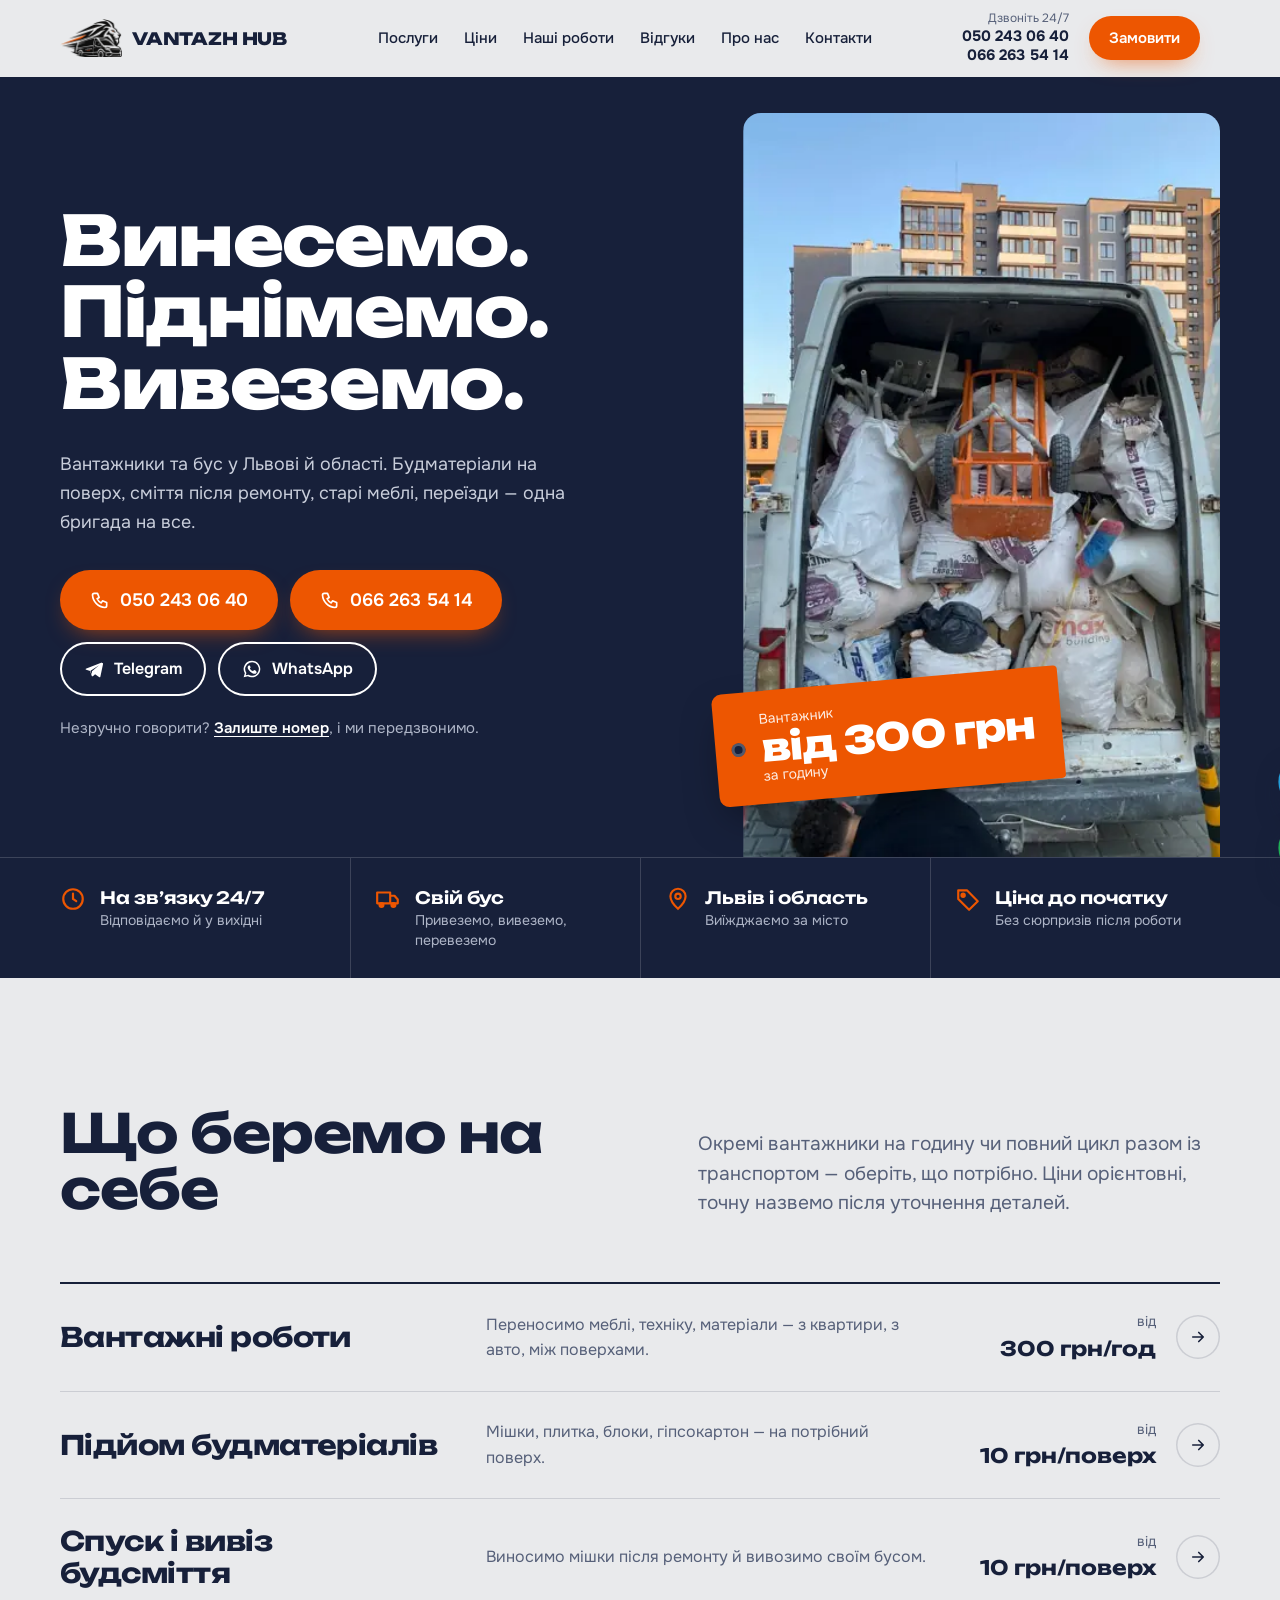
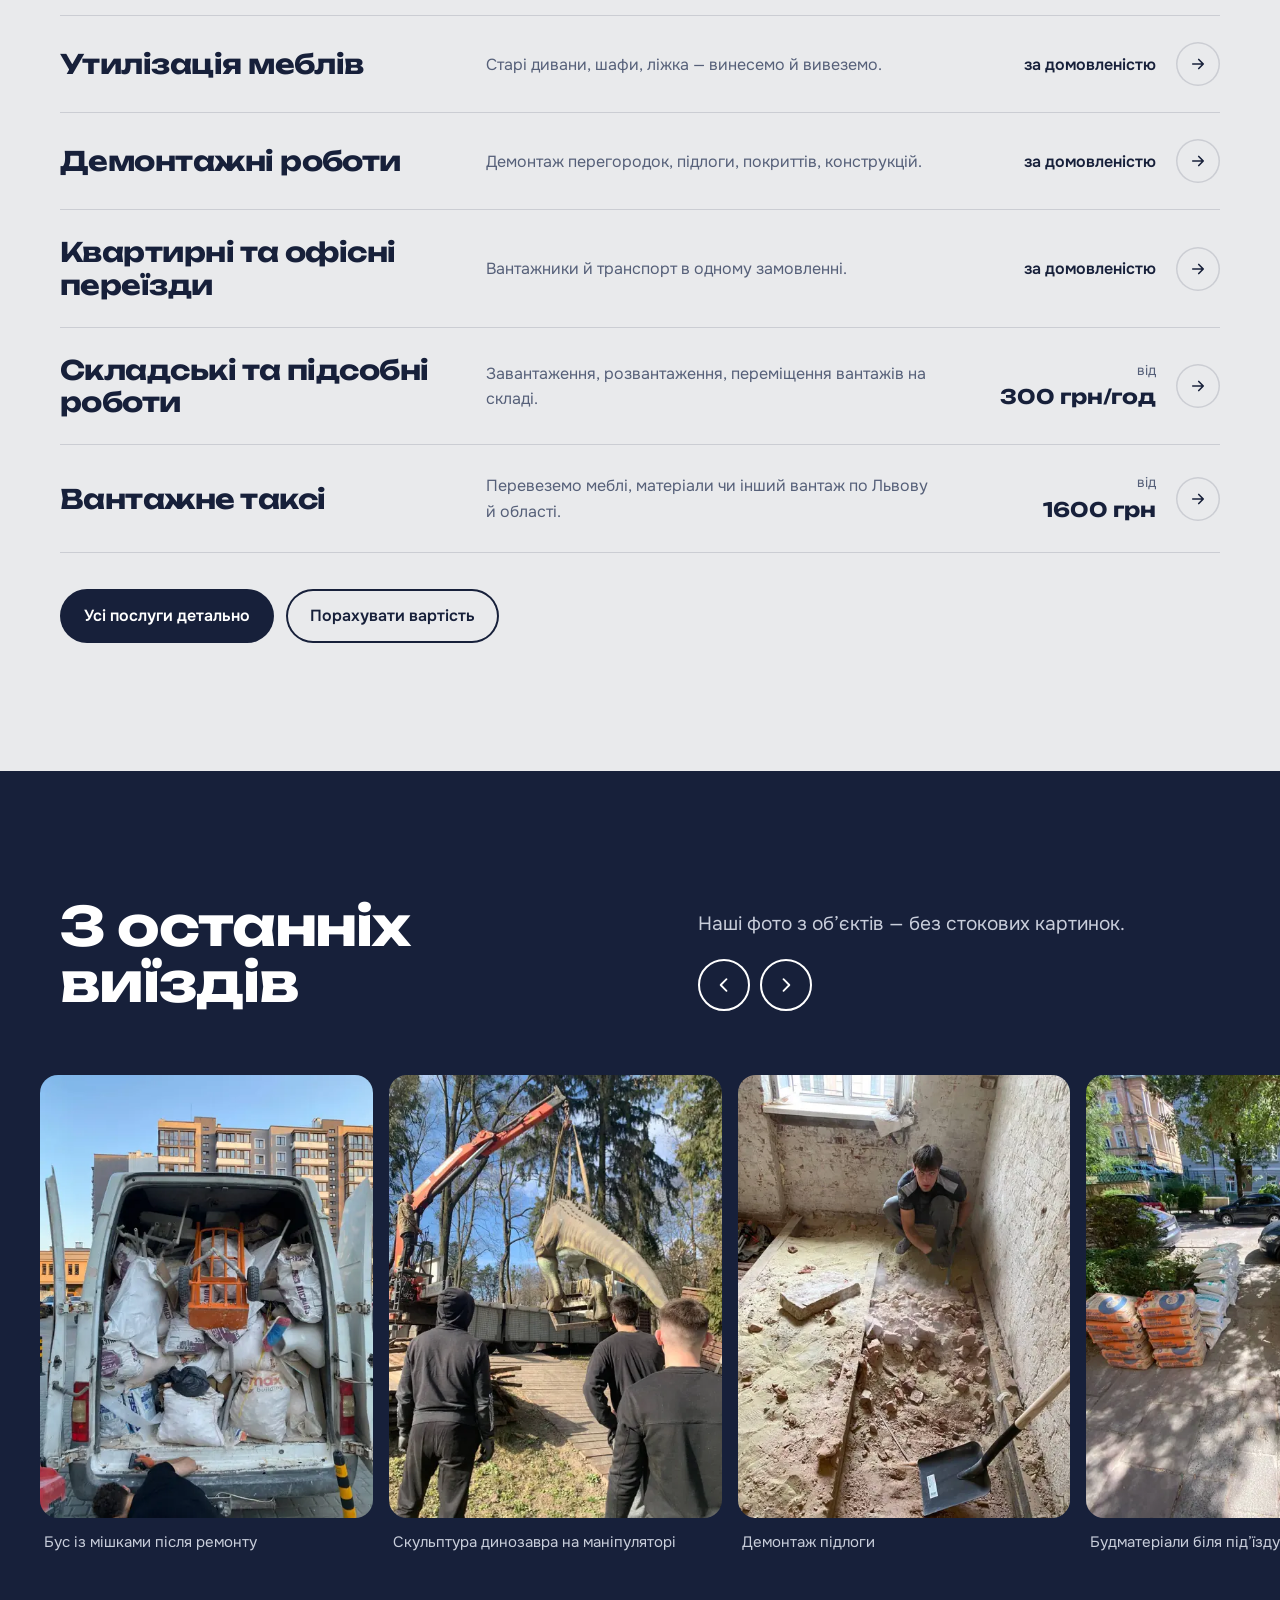
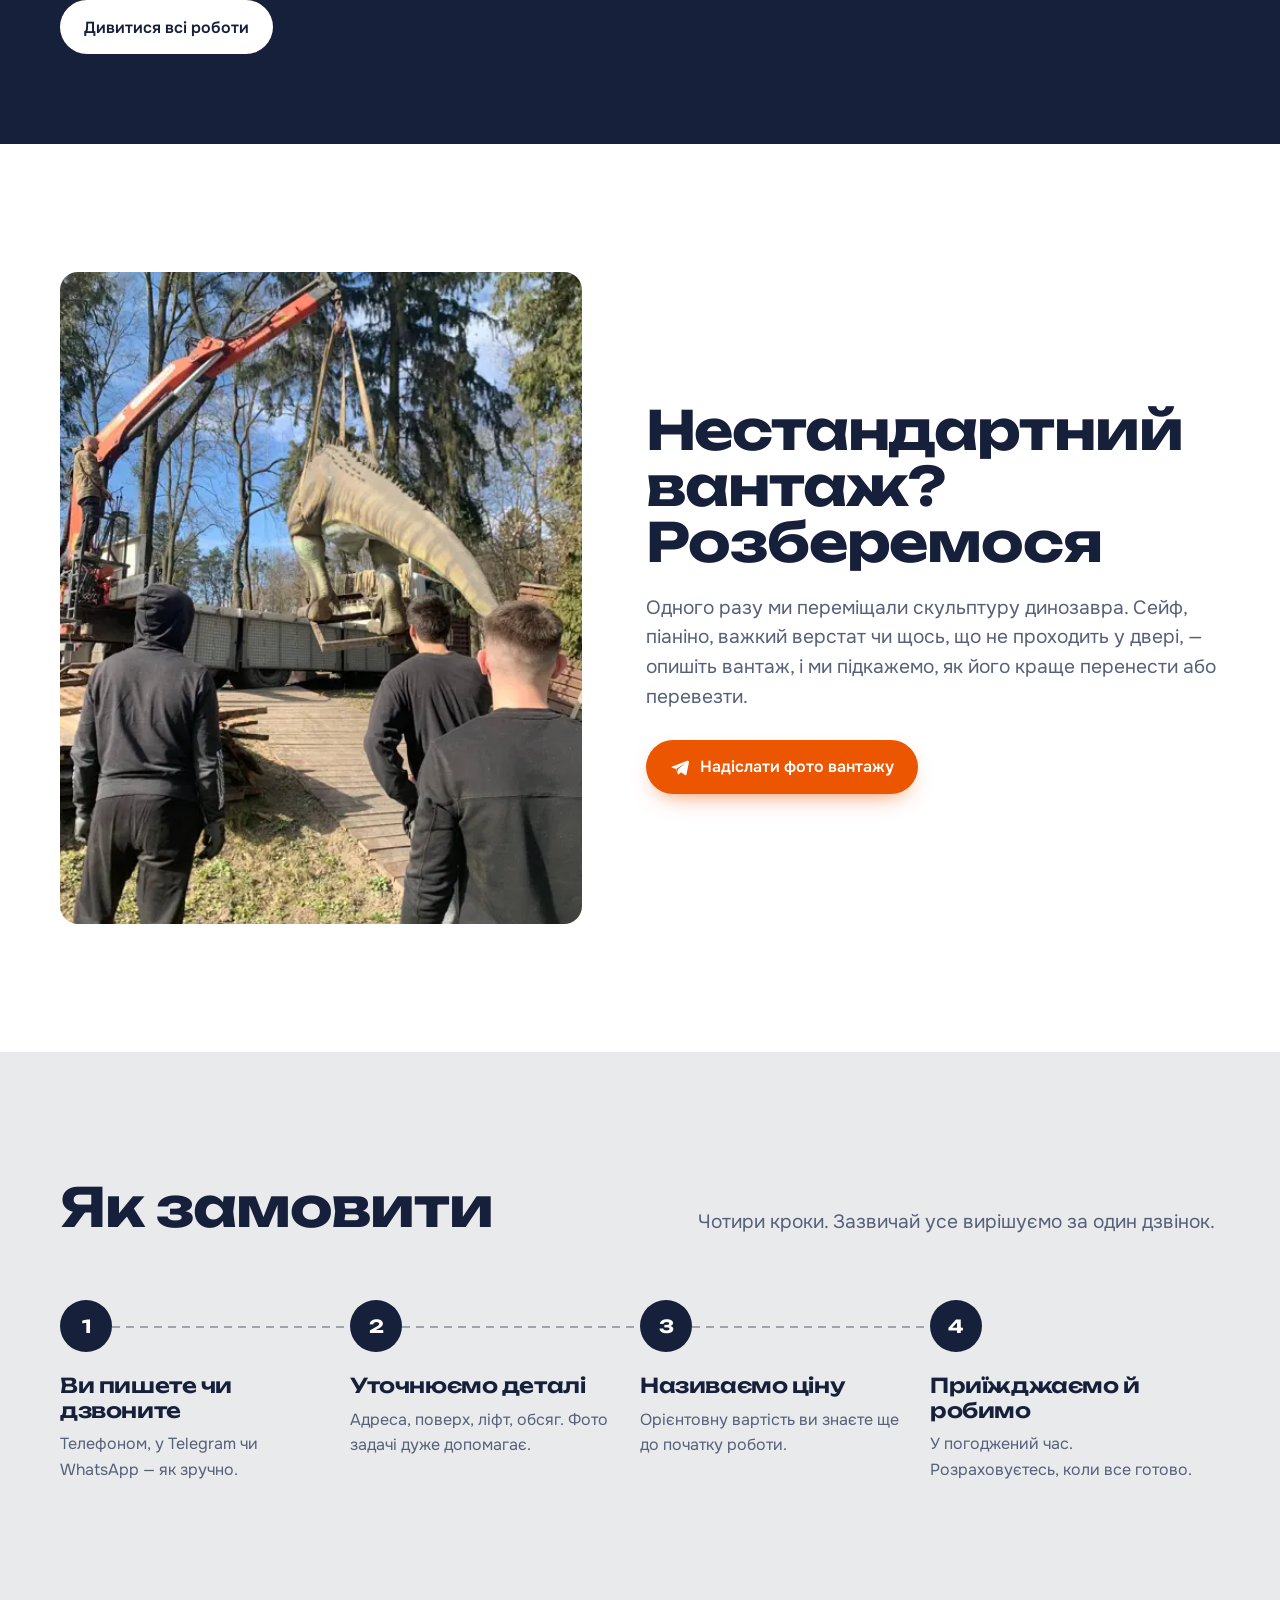
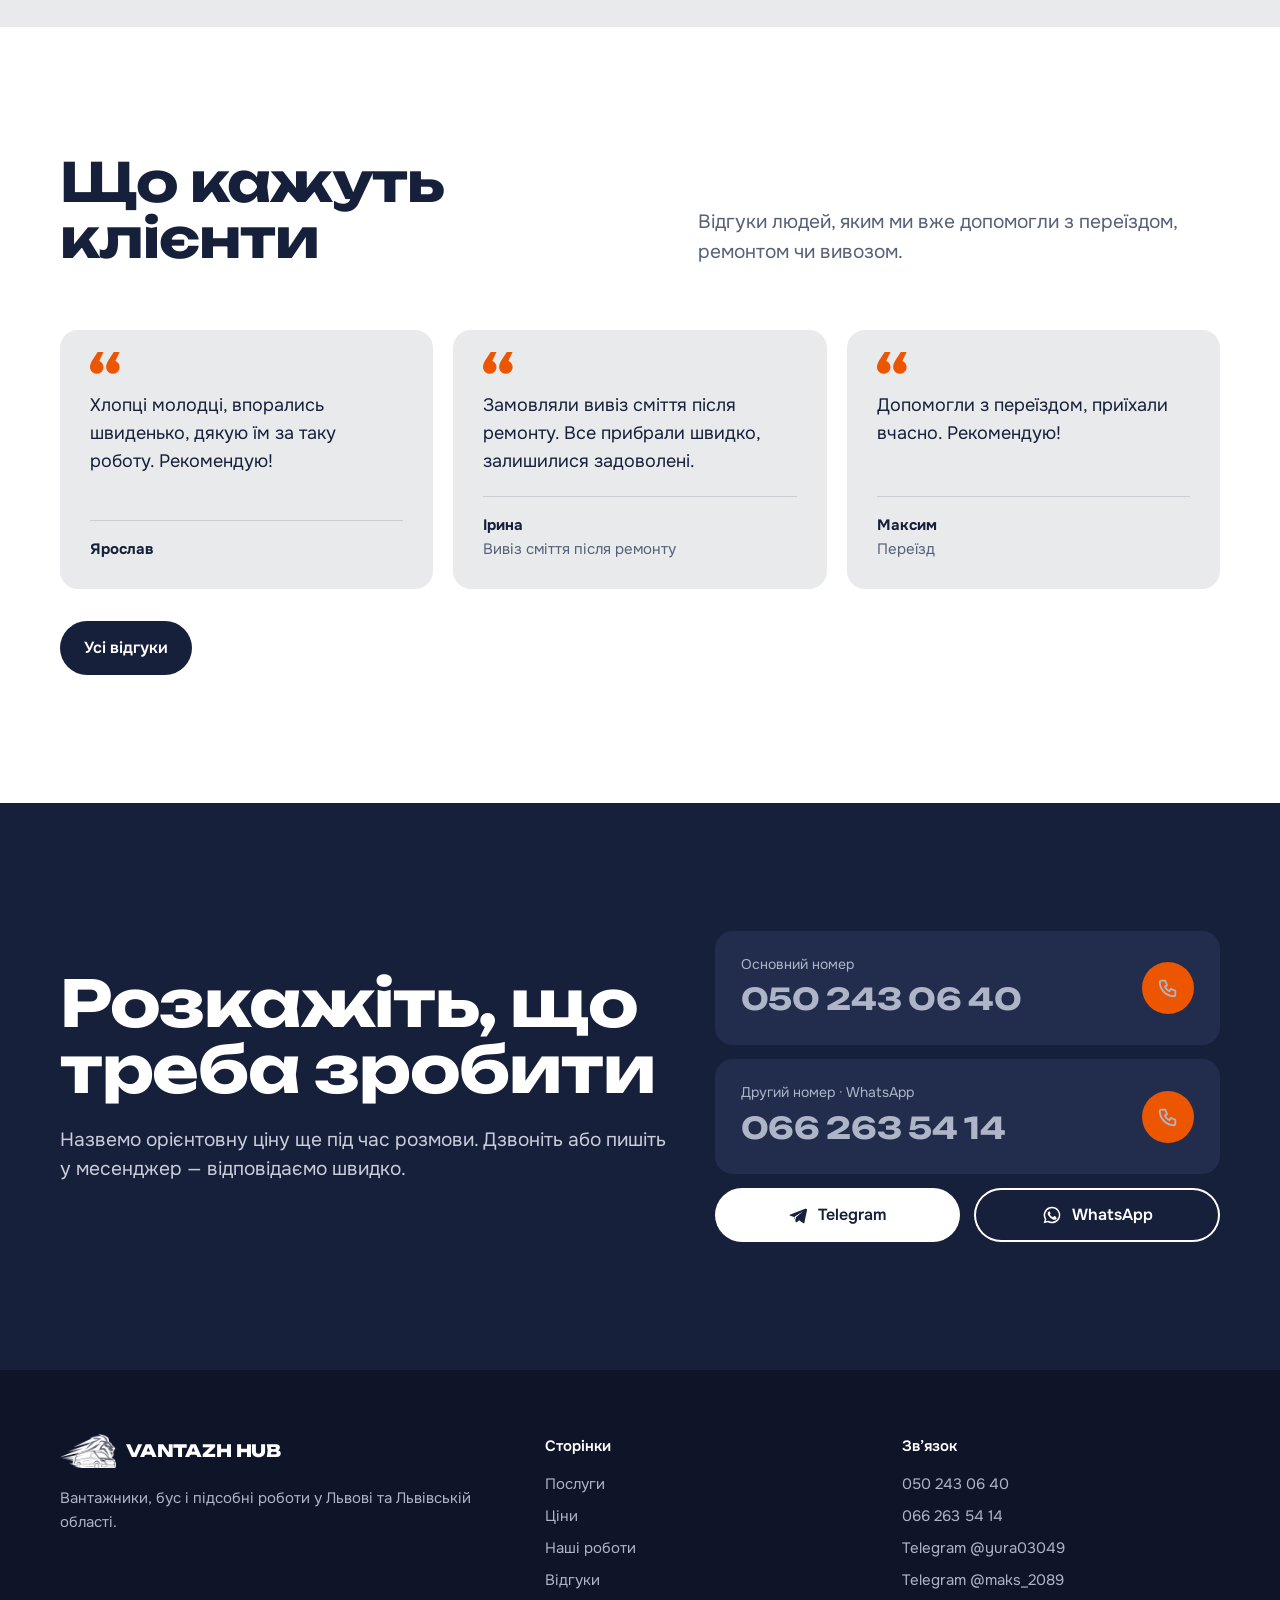
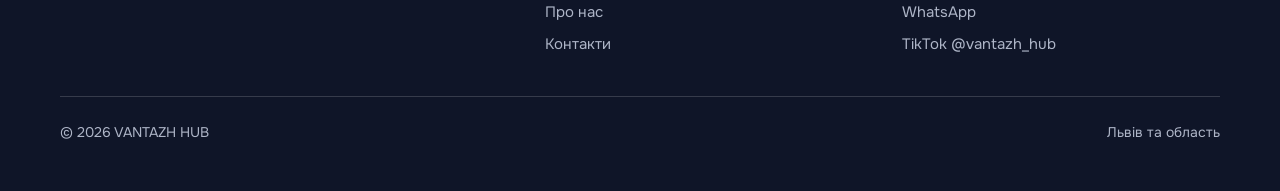
<file: index.html>
<!DOCTYPE html>
<html lang="uk">
<head>
<meta charset="UTF-8">
<meta name="viewport" content="width=device-width, initial-scale=1, viewport-fit=cover">
<title>Вантажники у Львові — вивіз сміття, підйом будматеріалів | VANTAZH HUB</title>
<meta name="description" content="Вантажники та бус у Львові й області: підйом будматеріалів, спуск і вивіз будсміття, утилізація меблів, демонтаж, переїзди, вантажне таксі. Від 300 грн/год. 050 243 06 40.">
<link rel="canonical" href="https://vantazhhub.lviv.ua/">
<meta name="theme-color" content="#17203A">
<meta property="og:type" content="website">
<meta property="og:site_name" content="VANTAZH HUB">
<meta property="og:locale" content="uk_UA">
<meta property="og:title" content="Вантажники у Львові — вивіз сміття, підйом будматеріалів | VANTAZH HUB">
<meta property="og:description" content="Вантажники та бус у Львові й області: підйом будматеріалів, спуск і вивіз будсміття, утилізація меблів, демонтаж, переїзди, вантажне таксі. Від 300 грн/год. 050 243 06 40.">
<meta property="og:url" content="https://vantazhhub.lviv.ua/">
<meta property="og:image" content="https://vantazhhub.lviv.ua/img/og-logo.png">
<meta property="og:image:width" content="1200">
<meta property="og:image:height" content="630">
<meta name="twitter:card" content="summary_large_image">
<link rel="icon" type="image/png" href="img/favicon.png">
<link rel="apple-touch-icon" href="img/favicon.png">
<link rel="preload" href="assets/fonts/unbounded.woff" as="font" type="font/woff" crossorigin>
<link rel="preload" href="assets/fonts/onest.woff" as="font" type="font/woff" crossorigin>
<link rel="stylesheet" href="assets/style.css?v=8">
<script>try{if(sessionStorage.getItem('vh-shutter')==='1'&&!matchMedia('(prefers-reduced-motion: reduce)').matches)document.documentElement.classList.add('arriving')}catch(e){}</script>
<script async src="https://www.googletagmanager.com/gtag/js?id=G-BR3HJHEDF2"></script>
<script>window.dataLayer=window.dataLayer||[];function gtag(){dataLayer.push(arguments);}gtag('js',new Date());gtag('config','G-BR3HJHEDF2');</script>
<script type="application/ld+json">{"@context": "https://schema.org", "@type": "MovingCompany", "name": "VANTAZH HUB", "url": "https://vantazhhub.lviv.ua/", "image": "https://vantazhhub.lviv.ua/img/og.jpg", "logo": "https://vantazhhub.lviv.ua/img/logo.png", "telephone": ["+380502430640", "+380662635414"], "areaServed": [{"@type": "City", "name": "Львів"}, {"@type": "AdministrativeArea", "name": "Львівська область"}], "address": {"@type": "PostalAddress", "addressLocality": "Львів", "addressCountry": "UA"}, "priceRange": "від 300 грн/год", "sameAs": ["https://www.tiktok.com/@vantazh_hub", "https://t.me/yura03049", "https://t.me/maks_2089"], "openingHours": "Mo-Su 00:00-23:59"}</script>
</head>
<body>
<div class="shutter" aria-hidden="true"><img src="img/mark.png" alt=""></div>
<a class="sr" href="#main">Перейти до змісту</a>
<header class="hdr">
  <div class="wrap">
    <a class="brand" href="index.html" aria-label="VANTAZH HUB — на головну"><img src="img/mark.png" alt="" width="62" height="38"><b>VANTAZH<span> </span>HUB</b></a>
    <nav class="nav" aria-label="Основне меню"><a href="posluhy.html">Послуги</a><a href="tsiny.html">Ціни</a><a href="roboty.html">Наші роботи</a><a href="vidguky.html">Відгуки</a><a href="pro-nas.html">Про нас</a><a href="kontakty.html">Контакти</a></nav>
    <div class="hdr-act">
      <div class="hdr-call"><small>Дзвоніть 24/7</small><a href="tel:+380502430640">050 243 06 40</a><a href="tel:+380662635414">066 263 54 14</a></div>
      <a class="btn btn-o btn-sm" href="kontakty.html#form">Замовити</a>
      <div class="hdr-callwrap">
        <button class="hdr-ic" type="button" aria-label="Подзвонити" aria-expanded="false" aria-controls="callpop"><svg viewBox="0 0 24 24" fill="none" stroke="currentColor" stroke-width="2" stroke-linecap="round" stroke-linejoin="round" aria-hidden="true"><path d="M5 4h4l2 5-2.5 1.5a11 11 0 0 0 5 5L15 13l5 2v4a2 2 0 0 1-2 2A16 16 0 0 1 3 6a2 2 0 0 1 2-2"/></svg></button>
        <div class="callpop" id="callpop" hidden><a href="tel:+380502430640"><svg viewBox="0 0 24 24" fill="none" stroke="currentColor" stroke-width="2" stroke-linecap="round" stroke-linejoin="round" aria-hidden="true"><path d="M5 4h4l2 5-2.5 1.5a11 11 0 0 0 5 5L15 13l5 2v4a2 2 0 0 1-2 2A16 16 0 0 1 3 6a2 2 0 0 1 2-2"/></svg> 050 243 06 40</a><a href="tel:+380662635414"><svg viewBox="0 0 24 24" fill="none" stroke="currentColor" stroke-width="2" stroke-linecap="round" stroke-linejoin="round" aria-hidden="true"><path d="M5 4h4l2 5-2.5 1.5a11 11 0 0 0 5 5L15 13l5 2v4a2 2 0 0 1-2 2A16 16 0 0 1 3 6a2 2 0 0 1 2-2"/></svg> 066 263 54 14</a></div>
      </div>
    </div>
    <button class="burger" aria-label="Відкрити меню" aria-expanded="false" aria-controls="mnav"><i></i></button>
  </div>
</header>
<nav class="mnav" id="mnav" aria-label="Мобільне меню">
  <a href="index.html" aria-current=page>Головна</a>
  <a href="posluhy.html">Послуги</a><a href="tsiny.html">Ціни</a><a href="roboty.html">Наші роботи</a><a href="vidguky.html">Відгуки</a><a href="pro-nas.html">Про нас</a><a href="kontakty.html">Контакти</a>
  <div class="mnav-phones"><a href="tel:+380502430640">050 243 06 40</a><a href="tel:+380662635414">066 263 54 14</a></div>
</nav>
<main id="main">
<section class="hero">
  <div class="hero-grid">
    <div class="hero-copy">
      <h1><span class="ln"><span>Винесемо.</span></span><span class="ln"><span>Піднімемо.</span></span><span class="ln"><span>Вивеземо.</span></span></h1>
      <p class="hero-sub">Вантажники та бус у Львові й області. Будматеріали на поверх, сміття після ремонту, старі меблі, переїзди — одна бригада на все.</p>
      <div class="hero-act">
        <div class="hero-tel">
          <a class="btn btn-o btn-lg" href="tel:+380502430640"><svg viewBox="0 0 24 24" fill="none" stroke="currentColor" stroke-width="2" stroke-linecap="round" stroke-linejoin="round" aria-hidden="true"><path d="M5 4h4l2 5-2.5 1.5a11 11 0 0 0 5 5L15 13l5 2v4a2 2 0 0 1-2 2A16 16 0 0 1 3 6a2 2 0 0 1 2-2"/></svg> 050 243 06 40</a>
          <a class="btn btn-o btn-lg" href="tel:+380662635414"><svg viewBox="0 0 24 24" fill="none" stroke="currentColor" stroke-width="2" stroke-linecap="round" stroke-linejoin="round" aria-hidden="true"><path d="M5 4h4l2 5-2.5 1.5a11 11 0 0 0 5 5L15 13l5 2v4a2 2 0 0 1-2 2A16 16 0 0 1 3 6a2 2 0 0 1 2-2"/></svg> 066 263 54 14</a>
        </div>
        <div class="hero-msg">
          <a class="btn btn-g" href="https://t.me/yura03049" target="_blank" rel="noopener"><svg viewBox="0 0 24 24" fill="currentColor" aria-hidden="true"><path d="M21.4 4.2 2.9 11.3c-1.3.5-1.2 1.3-.2 1.6l4.7 1.5 1.8 5.6c.2.6.4.8.9.8.4 0 .6-.2.9-.4l2.3-2.2 4.7 3.5c.9.5 1.5.2 1.7-.8l3.1-14.6c.3-1.3-.5-1.9-1.4-1.5ZM9.6 14.6l-.4 4 -1.4-4.6 10.3-6.5-8.5 7.1Z"/></svg> Telegram</a>
          <a class="btn btn-g" href="https://wa.me/380662635414" target="_blank" rel="noopener"><svg viewBox="0 0 24 24" fill="currentColor" aria-hidden="true"><path d="M12 2a10 10 0 0 0-8.6 15.1L2 22l5-1.3A10 10 0 1 0 12 2Zm0 18.2a8.2 8.2 0 0 1-4.2-1.2l-.3-.2-3 .8.8-2.9-.2-.3A8.2 8.2 0 1 1 12 20.2Zm4.5-6.1c-.2-.1-1.5-.7-1.7-.8-.2-.1-.4-.1-.6.1l-.8 1c-.1.2-.3.2-.5.1a6.7 6.7 0 0 1-3.3-2.9c-.3-.4.3-.4.7-1.3.1-.2 0-.3 0-.4l-.8-1.8c-.2-.5-.4-.4-.6-.4h-.5a1 1 0 0 0-.7.3 3 3 0 0 0-.9 2.2 5.2 5.2 0 0 0 1.1 2.8 11.9 11.9 0 0 0 4.6 4c1.7.7 2.3.8 3.2.6.5-.1 1.5-.6 1.7-1.2.2-.6.2-1.1.1-1.2l-.4-.2Z"/></svg> WhatsApp</a>
        </div>
      </div>
      <p class="hero-note">Незручно говорити? <a href="kontakty.html#form">Залиште номер</a>, і ми передзвонимо.</p>
    </div>
    <div class="hero-ph">
      <img class="hero-img" src="img/down.webp" srcset="img/down-s.webp 640w, img/down.webp 1280w" sizes="(max-width:860px) 100vw, 40vw" alt="Бус VANTAZH HUB, завантажений мішками з будсміттям" fetchpriority="high">
      <div class="tag" aria-label="Вантажник від 300 гривень за годину"><small>Вантажник</small><strong>від 300 грн</strong><small>за годину</small></div>
    </div>
  </div>
</section>
<section class="facts" aria-label="Коротко про нас">
  <ul>
    <li><svg viewBox="0 0 24 24" fill="none" stroke="currentColor" stroke-width="2" stroke-linecap="round" aria-hidden="true"><circle cx="12" cy="12" r="9"/><path d="M12 7v5l3 2"/></svg><div><b>На зв’язку 24/7</b><span>Відповідаємо й у вихідні</span></div></li>
    <li><svg viewBox="0 0 24 24" fill="none" stroke="currentColor" stroke-width="2" stroke-linejoin="round" aria-hidden="true"><path d="M2 6h12v10H2zM14 9h4l3 3.5V16h-7z"/><circle cx="6" cy="17.5" r="1.8" fill="currentColor"/><circle cx="17" cy="17.5" r="1.8" fill="currentColor"/></svg><div><b>Свій бус</b><span>Привеземо, вивеземо, перевеземо</span></div></li>
    <li><svg viewBox="0 0 24 24" fill="none" stroke="currentColor" stroke-width="2" aria-hidden="true"><path d="M12 21s7-6.2 7-11.5A7 7 0 0 0 5 9.5C5 14.8 12 21 12 21Z"/><circle cx="12" cy="9.5" r="2.5"/></svg><div><b>Львів і область</b><span>Виїжджаємо за місто</span></div></li>
    <li><svg viewBox="0 0 24 24" fill="none" stroke="currentColor" stroke-width="2" stroke-linejoin="round" aria-hidden="true"><path d="M3 12V4h8l10 10-8 8z"/><circle cx="7.5" cy="8.5" r="1.5" fill="currentColor"/></svg><div><b>Ціна до початку</b><span>Без сюрпризів після роботи</span></div></li>
  </ul>
</section>
<section class="sec">
  <div class="wrap">
    <div class="sec-head"><h2>Що беремо на себе</h2><p class="lead">Окремі вантажники на годину чи повний цикл разом із транспортом — оберіть, що потрібно. Ціни орієнтовні, точну назвемо після уточнення деталей.</p></div>
    <ul class="svc"><li><a href="posluhy.html#vantazhni" data-img="img/second2-s.webp"><h3>Вантажні роботи</h3><p>Переносимо меблі, техніку, матеріали — з квартири, з авто, між поверхами.</p><span class="svc-end"><span class="from">від<b>300 грн/год</b></span><span class="go"><svg viewBox="0 0 24 24" fill="none" stroke="currentColor" stroke-width="2.2" stroke-linecap="round" stroke-linejoin="round" aria-hidden="true"><path d="M5 12h14M13 6l6 6-6 6"/></svg></span></span></a></li><li><a href="posluhy.html#pidyom" data-img="img/first1-s.webp"><h3>Підйом будматеріалів</h3><p>Мішки, плитка, блоки, гіпсокартон — на потрібний поверх.</p><span class="svc-end"><span class="from">від<b>10 грн/поверх</b></span><span class="go"><svg viewBox="0 0 24 24" fill="none" stroke="currentColor" stroke-width="2.2" stroke-linecap="round" stroke-linejoin="round" aria-hidden="true"><path d="M5 12h14M13 6l6 6-6 6"/></svg></span></span></a></li><li><a href="posluhy.html#smittya" data-img="img/down-s.webp"><h3>Спуск і вивіз будсміття</h3><p>Виносимо мішки після ремонту й вивозимо своїм бусом.</p><span class="svc-end"><span class="from">від<b>10 грн/поверх</b></span><span class="go"><svg viewBox="0 0 24 24" fill="none" stroke="currentColor" stroke-width="2.2" stroke-linecap="round" stroke-linejoin="round" aria-hidden="true"><path d="M5 12h14M13 6l6 6-6 6"/></svg></span></span></a></li><li><a href="posluhy.html#mebli" data-img="img/second4-s.webp"><h3>Утилізація меблів</h3><p>Старі дивани, шафи, ліжка — винесемо й вивеземо.</p><span class="svc-end"><span class="from"><b class="q">за домовленістю</b></span><span class="go"><svg viewBox="0 0 24 24" fill="none" stroke="currentColor" stroke-width="2.2" stroke-linecap="round" stroke-linejoin="round" aria-hidden="true"><path d="M5 12h14M13 6l6 6-6 6"/></svg></span></span></a></li><li><a href="posluhy.html#demontazh" data-img="img/third2-s.webp"><h3>Демонтажні роботи</h3><p>Демонтаж перегородок, підлоги, покриттів, конструкцій.</p><span class="svc-end"><span class="from"><b class="q">за домовленістю</b></span><span class="go"><svg viewBox="0 0 24 24" fill="none" stroke="currentColor" stroke-width="2.2" stroke-linecap="round" stroke-linejoin="round" aria-hidden="true"><path d="M5 12h14M13 6l6 6-6 6"/></svg></span></span></a></li><li><a href="posluhy.html#pereizd" data-img="img/office-s.webp"><h3>Квартирні та офісні переїзди</h3><p>Вантажники й транспорт в одному замовленні.</p><span class="svc-end"><span class="from"><b class="q">за домовленістю</b></span><span class="go"><svg viewBox="0 0 24 24" fill="none" stroke="currentColor" stroke-width="2.2" stroke-linecap="round" stroke-linejoin="round" aria-hidden="true"><path d="M5 12h14M13 6l6 6-6 6"/></svg></span></span></a></li><li><a href="posluhy.html#sklad" data-img="img/second1-s.webp"><h3>Складські та підсобні роботи</h3><p>Завантаження, розвантаження, переміщення вантажів на складі.</p><span class="svc-end"><span class="from">від<b>300 грн/год</b></span><span class="go"><svg viewBox="0 0 24 24" fill="none" stroke="currentColor" stroke-width="2.2" stroke-linecap="round" stroke-linejoin="round" aria-hidden="true"><path d="M5 12h14M13 6l6 6-6 6"/></svg></span></span></a></li><li><a href="posluhy.html#taksi" data-img="img/gallery3-s.webp"><h3>Вантажне таксі</h3><p>Перевеземо меблі, матеріали чи інший вантаж по Львову й області.</p><span class="svc-end"><span class="from">від<b>1600 грн</b></span><span class="go"><svg viewBox="0 0 24 24" fill="none" stroke="currentColor" stroke-width="2.2" stroke-linecap="round" stroke-linejoin="round" aria-hidden="true"><path d="M5 12h14M13 6l6 6-6 6"/></svg></span></span></a></li></ul>
    <div class="btns" style="margin-top:36px"><a class="btn btn-n" href="posluhy.html">Усі послуги детально</a><a class="btn btn-g" href="tsiny.html">Порахувати вартість</a></div>
  </div>
</section>
<section class="sec inv" style="padding-bottom:clamp(56px,7vw,96px)">
  <div class="wrap"><div class="sec-head"><div><h2>З останніх виїздів</h2></div><div style="display:flex;justify-content:space-between;align-items:end;gap:20px;flex-wrap:wrap"><p class="lead">Наші фото з об’єктів — без стокових картинок.</p><div class="strip-nav" data-strip="strip1"><button class="rbtn" data-dir="prev" aria-label="Попередні фото"><svg viewBox="0 0 24 24" fill="none" stroke="currentColor" stroke-width="2.2" stroke-linecap="round" stroke-linejoin="round" aria-hidden="true"><path d="M15 5l-7 7 7 7"/></svg></button><button class="rbtn" data-dir="next" aria-label="Наступні фото"><svg viewBox="0 0 24 24" fill="none" stroke="currentColor" stroke-width="2.2" stroke-linecap="round" stroke-linejoin="round" aria-hidden="true"><path d="M9 5l7 7-7 7"/></svg></button></div></div></div></div>
  <div class="strip" id="strip1" style="max-width:calc(var(--wrap) + 2*var(--gut));margin:0 auto"><figure><div class="ph"><img src="img/down.webp" srcset="img/down-s.webp 640w, img/down.webp 1280w" sizes="340px" alt="Бус із мішками після ремонту" loading=lazy decoding=async></div><figcaption>Бус із мішками після ремонту</figcaption></figure><figure><div class="ph"><img src="img/dinosaur.webp" srcset="img/dinosaur-s.webp 640w, img/dinosaur.webp 1280w" sizes="340px" alt="Скульптура динозавра на маніпуляторі" loading=lazy decoding=async></div><figcaption>Скульптура динозавра на маніпуляторі</figcaption></figure><figure><div class="ph"><img src="img/third2.webp" srcset="img/third2-s.webp 640w, img/third2.webp 1280w" sizes="340px" alt="Демонтаж підлоги" loading=lazy decoding=async></div><figcaption>Демонтаж підлоги</figcaption></figure><figure><div class="ph"><img src="img/first1.webp" srcset="img/first1-s.webp 640w, img/first1.webp 1280w" sizes="340px" alt="Будматеріали біля під’їзду" loading=lazy decoding=async></div><figcaption>Будматеріали біля під’їзду</figcaption></figure><figure><div class="ph"><img src="img/office.webp" srcset="img/office-s.webp 640w, img/office.webp 1280w" sizes="340px" alt="Меблі закріплені в бусі" loading=lazy decoding=async></div><figcaption>Меблі закріплені в бусі</figcaption></figure><figure><div class="ph"><img src="img/gallery8.webp" srcset="img/gallery8-s.webp 640w, img/gallery8.webp 1280w" sizes="340px" alt="Газоблок у дворі" loading=lazy decoding=async></div><figcaption>Газоблок у дворі</figcaption></figure><figure><div class="ph"><img src="img/gallery2.webp" srcset="img/gallery2-s.webp 640w, img/gallery2.webp 1280w" sizes="340px" alt="Уламки плитки в кузові" loading=lazy decoding=async></div><figcaption>Уламки плитки в кузові</figcaption></figure><figure><div class="ph"><img src="img/slider2.webp" srcset="img/slider2-s.webp 640w, img/slider2.webp 1280w" sizes="340px" alt="Розвантаження мішків" loading=lazy decoding=async></div><figcaption>Розвантаження мішків</figcaption></figure></div>
  <div class="wrap" style="margin-top:28px"><a class="btn btn-w" href="roboty.html">Дивитися всі роботи</a></div>
</section>
<section class="sec white">
  <div class="wrap story">
    <img src="img/dinosaur.webp" srcset="img/dinosaur-s.webp 640w, img/dinosaur.webp 1280w" sizes="(max-width:760px) 100vw, 40vw" alt="Бригада VANTAZH HUB переміщує скульптуру динозавра за допомогою маніпулятора" loading=lazy decoding=async>
    <div>
      <h2>Нестандартний вантаж? Розберемося</h2>
      <p class="lead" style="margin-top:22px">Одного разу ми переміщали скульптуру динозавра. Сейф, піаніно, важкий верстат чи щось, що не проходить у двері, — опишіть вантаж, і ми підкажемо, як його краще перенести або перевезти.</p>
      <div class="btns" style="margin-top:28px"><a class="btn btn-o" href="https://t.me/yura03049" target="_blank" rel="noopener"><svg viewBox="0 0 24 24" fill="currentColor" aria-hidden="true"><path d="M21.4 4.2 2.9 11.3c-1.3.5-1.2 1.3-.2 1.6l4.7 1.5 1.8 5.6c.2.6.4.8.9.8.4 0 .6-.2.9-.4l2.3-2.2 4.7 3.5c.9.5 1.5.2 1.7-.8l3.1-14.6c.3-1.3-.5-1.9-1.4-1.5ZM9.6 14.6l-.4 4 -1.4-4.6 10.3-6.5-8.5 7.1Z"/></svg> Надіслати фото вантажу</a></div>
    </div>
  </div>
</section>
<section class="sec">
  <div class="wrap">
    <div class="sec-head"><h2>Як замовити</h2><p class="lead">Чотири кроки. Зазвичай усе вирішуємо за один дзвінок.</p></div>
    <ol class="steps">
  <li><h3>Ви пишете чи дзвоните</h3><p>Телефоном, у Telegram чи WhatsApp — як зручно.</p></li>
  <li><h3>Уточнюємо деталі</h3><p>Адреса, поверх, ліфт, обсяг. Фото задачі дуже допомагає.</p></li>
  <li><h3>Називаємо ціну</h3><p>Орієнтовну вартість ви знаєте ще до початку роботи.</p></li>
  <li><h3>Приїжджаємо й робимо</h3><p>У погоджений час. Розраховуєтесь, коли все готово.</p></li>
</ol>
  </div>
</section>
<section class="sec white">
  <div class="wrap">
    <div class="sec-head"><h2>Що кажуть клієнти</h2><p class="lead">Відгуки людей, яким ми вже допомогли з переїздом, ремонтом чи вивозом.</p></div>
    <div class="revs" data-reviews="3"></div>
    <div class="btns" style="margin-top:32px"><a class="btn btn-n" href="vidguky.html">Усі відгуки</a></div>
  </div>
</section>
<section class="sec inv cta">
  <div class="wrap">
    <div><h2>Розкажіть, що треба зробити</h2><p class="lead" style="margin-top:22px">Назвемо орієнтовну ціну ще під час розмови. Дзвоніть або пишіть у месенджер — відповідаємо швидко.</p></div>
    <div class="phones">
      <a class="phone-big" href="tel:+380502430640"><span><span>Основний номер</span><b>050 243 06 40</b></span><span class="ic"><svg viewBox="0 0 24 24" fill="none" stroke="currentColor" stroke-width="2" stroke-linecap="round" stroke-linejoin="round" aria-hidden="true"><path d="M5 4h4l2 5-2.5 1.5a11 11 0 0 0 5 5L15 13l5 2v4a2 2 0 0 1-2 2A16 16 0 0 1 3 6a2 2 0 0 1 2-2"/></svg></span></a>
      <a class="phone-big" href="tel:+380662635414"><span><span>Другий номер · WhatsApp</span><b>066 263 54 14</b></span><span class="ic"><svg viewBox="0 0 24 24" fill="none" stroke="currentColor" stroke-width="2" stroke-linecap="round" stroke-linejoin="round" aria-hidden="true"><path d="M5 4h4l2 5-2.5 1.5a11 11 0 0 0 5 5L15 13l5 2v4a2 2 0 0 1-2 2A16 16 0 0 1 3 6a2 2 0 0 1 2-2"/></svg></span></a>
      <div class="msgs"><a class="btn btn-w" href="https://t.me/yura03049" target="_blank" rel="noopener"><svg viewBox="0 0 24 24" fill="currentColor" aria-hidden="true"><path d="M21.4 4.2 2.9 11.3c-1.3.5-1.2 1.3-.2 1.6l4.7 1.5 1.8 5.6c.2.6.4.8.9.8.4 0 .6-.2.9-.4l2.3-2.2 4.7 3.5c.9.5 1.5.2 1.7-.8l3.1-14.6c.3-1.3-.5-1.9-1.4-1.5ZM9.6 14.6l-.4 4 -1.4-4.6 10.3-6.5-8.5 7.1Z"/></svg> Telegram</a><a class="btn btn-g" href="https://wa.me/380662635414" target="_blank" rel="noopener"><svg viewBox="0 0 24 24" fill="currentColor" aria-hidden="true"><path d="M12 2a10 10 0 0 0-8.6 15.1L2 22l5-1.3A10 10 0 1 0 12 2Zm0 18.2a8.2 8.2 0 0 1-4.2-1.2l-.3-.2-3 .8.8-2.9-.2-.3A8.2 8.2 0 1 1 12 20.2Zm4.5-6.1c-.2-.1-1.5-.7-1.7-.8-.2-.1-.4-.1-.6.1l-.8 1c-.1.2-.3.2-.5.1a6.7 6.7 0 0 1-3.3-2.9c-.3-.4.3-.4.7-1.3.1-.2 0-.3 0-.4l-.8-1.8c-.2-.5-.4-.4-.6-.4h-.5a1 1 0 0 0-.7.3 3 3 0 0 0-.9 2.2 5.2 5.2 0 0 0 1.1 2.8 11.9 11.9 0 0 0 4.6 4c1.7.7 2.3.8 3.2.6.5-.1 1.5-.6 1.7-1.2.2-.6.2-1.1.1-1.2l-.4-.2Z"/></svg> WhatsApp</a></div>
    </div>
  </div>
</section>
</main>
<footer class="ftr">
  <div class="wrap">
    <div>
      <a class="brand" href="index.html"><img src="img/mark.png" alt="" width="56" height="34"><b>VANTAZH HUB</b></a>
      <p style="margin-top:18px">Вантажники, бус і підсобні роботи у Львові та Львівській області.</p>
    </div>
    <div><h4>Сторінки</h4><ul><li><a href="posluhy.html">Послуги</a></li><li><a href="tsiny.html">Ціни</a></li><li><a href="roboty.html">Наші роботи</a></li><li><a href="vidguky.html">Відгуки</a></li><li><a href="pro-nas.html">Про нас</a></li><li><a href="kontakty.html">Контакти</a></li></ul></div>
    <div><h4>Зв’язок</h4><ul>
      <li><a href="tel:+380502430640">050 243 06 40</a></li><li><a href="tel:+380662635414">066 263 54 14</a></li>
      <li><a href="https://t.me/yura03049" target="_blank" rel="noopener">Telegram @yura03049</a></li><li><a href="https://t.me/maks_2089" target="_blank" rel="noopener">Telegram @maks_2089</a></li><li><a href="https://wa.me/380662635414" target="_blank" rel="noopener">WhatsApp</a></li>
      <li><a href="https://www.tiktok.com/@vantazh_hub" target="_blank" rel="noopener">TikTok @vantazh_hub</a></li></ul></div>
    <div class="copy"><span>© <span data-year>2026</span> VANTAZH HUB</span><span>Львів та область</span></div>
  </div>
</footer>
<div class="mbar" aria-label="Швидкий зв’язок">
  <a href="tel:+380502430640"><svg viewBox="0 0 24 24" fill="none" stroke="currentColor" stroke-width="2" stroke-linecap="round" stroke-linejoin="round" aria-hidden="true"><path d="M5 4h4l2 5-2.5 1.5a11 11 0 0 0 5 5L15 13l5 2v4a2 2 0 0 1-2 2A16 16 0 0 1 3 6a2 2 0 0 1 2-2"/></svg> Подзвонити</a>
  <a href="https://t.me/yura03049" target="_blank" rel="noopener" aria-label="Telegram"><svg viewBox="0 0 24 24" fill="currentColor" aria-hidden="true"><path d="M21.4 4.2 2.9 11.3c-1.3.5-1.2 1.3-.2 1.6l4.7 1.5 1.8 5.6c.2.6.4.8.9.8.4 0 .6-.2.9-.4l2.3-2.2 4.7 3.5c.9.5 1.5.2 1.7-.8l3.1-14.6c.3-1.3-.5-1.9-1.4-1.5ZM9.6 14.6l-.4 4 -1.4-4.6 10.3-6.5-8.5 7.1Z"/></svg> Telegram</a>
  <a href="https://wa.me/380662635414" target="_blank" rel="noopener" aria-label="WhatsApp"><svg viewBox="0 0 24 24" fill="currentColor" aria-hidden="true"><path d="M12 2a10 10 0 0 0-8.6 15.1L2 22l5-1.3A10 10 0 1 0 12 2Zm0 18.2a8.2 8.2 0 0 1-4.2-1.2l-.3-.2-3 .8.8-2.9-.2-.3A8.2 8.2 0 1 1 12 20.2Zm4.5-6.1c-.2-.1-1.5-.7-1.7-.8-.2-.1-.4-.1-.6.1l-.8 1c-.1.2-.3.2-.5.1a6.7 6.7 0 0 1-3.3-2.9c-.3-.4.3-.4.7-1.3.1-.2 0-.3 0-.4l-.8-1.8c-.2-.5-.4-.4-.6-.4h-.5a1 1 0 0 0-.7.3 3 3 0 0 0-.9 2.2 5.2 5.2 0 0 0 1.1 2.8 11.9 11.9 0 0 0 4.6 4c1.7.7 2.3.8 3.2.6.5-.1 1.5-.6 1.7-1.2.2-.6.2-1.1.1-1.2l-.4-.2Z"/></svg> WhatsApp</a>
</div>
<div class="fab" aria-label="Написати нам">
  <a href="https://t.me/yura03049" target="_blank" rel="noopener" aria-label="Написати в Telegram" data-tip="Telegram"><svg viewBox="0 0 24 24" fill="currentColor" aria-hidden="true"><path d="M21.4 4.2 2.9 11.3c-1.3.5-1.2 1.3-.2 1.6l4.7 1.5 1.8 5.6c.2.6.4.8.9.8.4 0 .6-.2.9-.4l2.3-2.2 4.7 3.5c.9.5 1.5.2 1.7-.8l3.1-14.6c.3-1.3-.5-1.9-1.4-1.5ZM9.6 14.6l-.4 4 -1.4-4.6 10.3-6.5-8.5 7.1Z"/></svg></a>
  <a href="https://wa.me/380662635414" target="_blank" rel="noopener" aria-label="Написати у WhatsApp" data-tip="WhatsApp"><svg viewBox="0 0 24 24" fill="currentColor" aria-hidden="true"><path d="M12 2a10 10 0 0 0-8.6 15.1L2 22l5-1.3A10 10 0 1 0 12 2Zm0 18.2a8.2 8.2 0 0 1-4.2-1.2l-.3-.2-3 .8.8-2.9-.2-.3A8.2 8.2 0 1 1 12 20.2Zm4.5-6.1c-.2-.1-1.5-.7-1.7-.8-.2-.1-.4-.1-.6.1l-.8 1c-.1.2-.3.2-.5.1a6.7 6.7 0 0 1-3.3-2.9c-.3-.4.3-.4.7-1.3.1-.2 0-.3 0-.4l-.8-1.8c-.2-.5-.4-.4-.6-.4h-.5a1 1 0 0 0-.7.3 3 3 0 0 0-.9 2.2 5.2 5.2 0 0 0 1.1 2.8 11.9 11.9 0 0 0 4.6 4c1.7.7 2.3.8 3.2.6.5-.1 1.5-.6 1.7-1.2.2-.6.2-1.1.1-1.2l-.4-.2Z"/></svg></a>
</div>
<div class="peek" aria-hidden="true"><img alt=""></div>
<script src="assets/reviews.js?v=8"></script>
<script src="assets/main.js?v=8"></script>
</body>
</html>
</file>
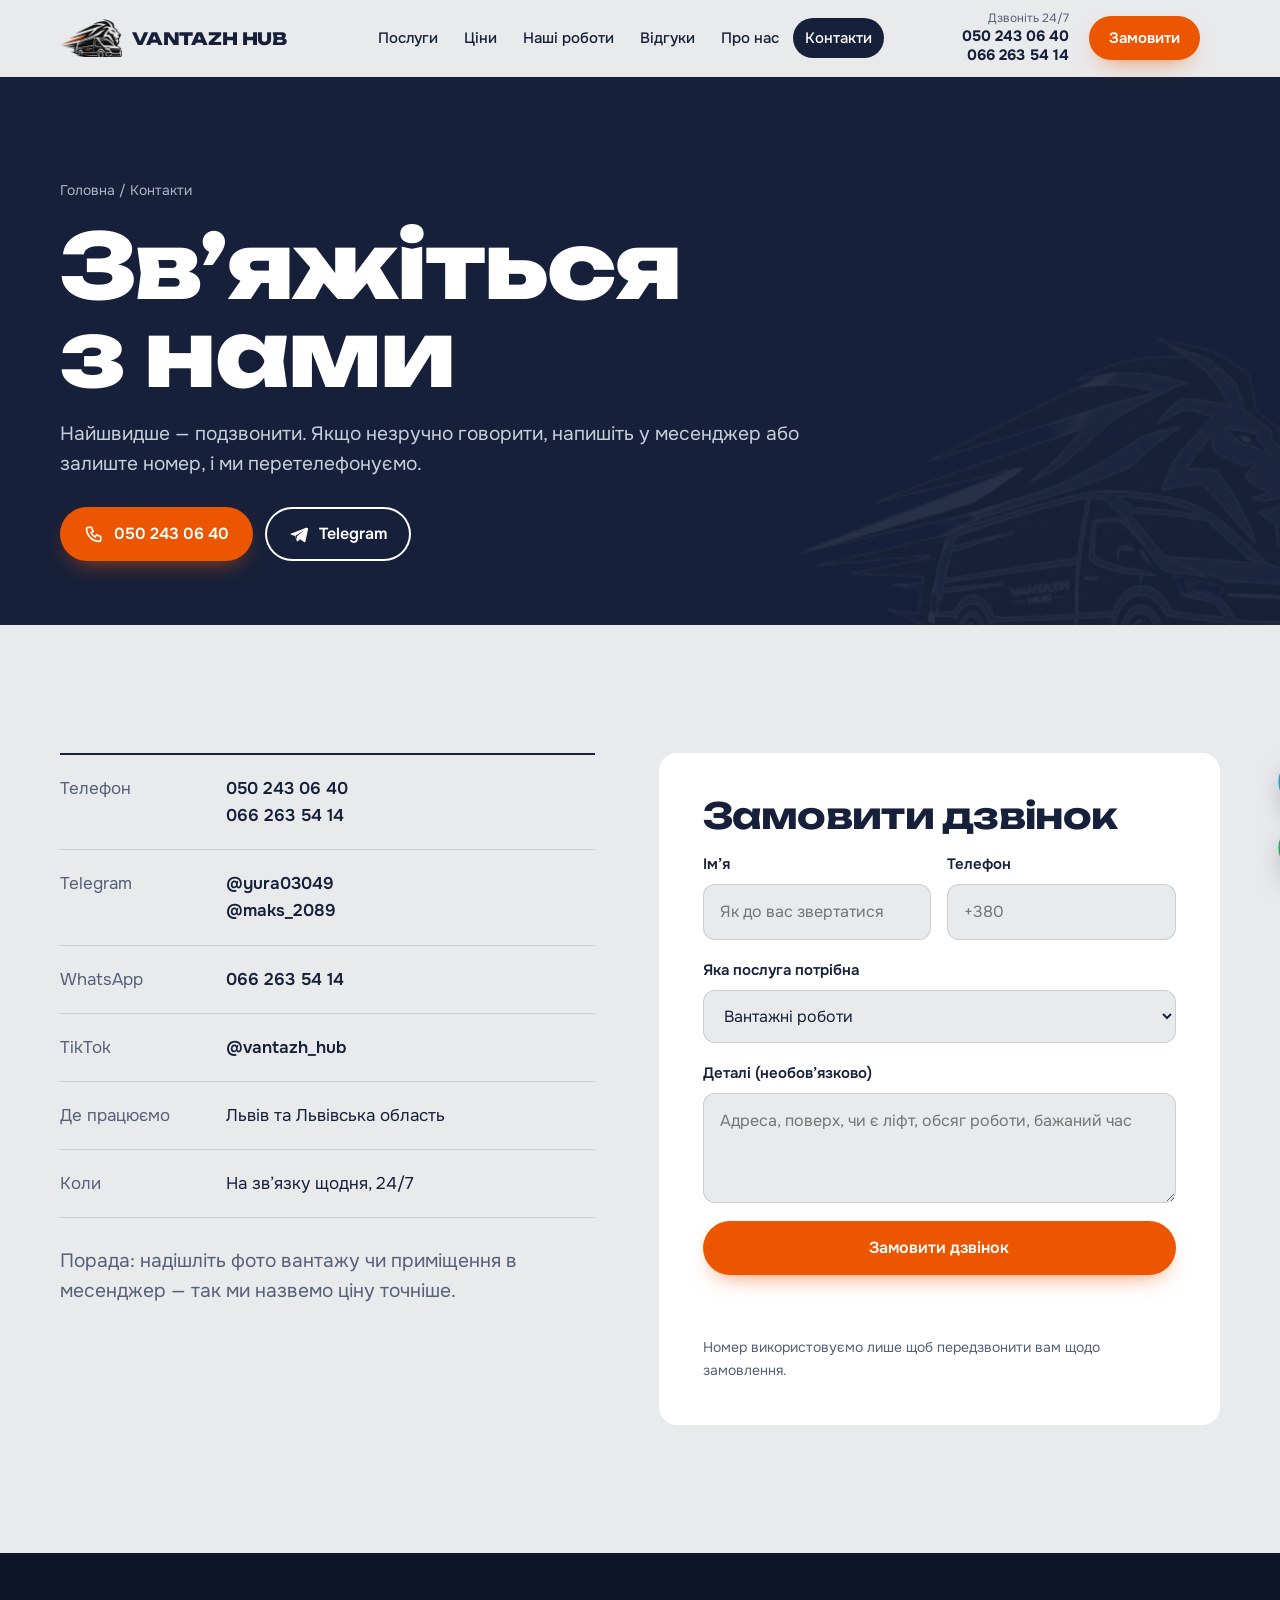
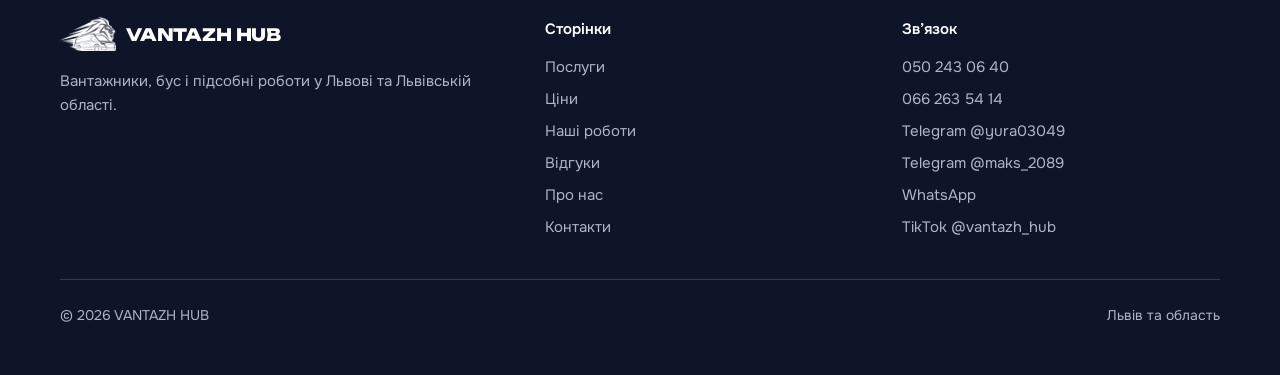
<file: kontakty.html>
<!DOCTYPE html>
<html lang="uk">
<head>
<meta charset="UTF-8">
<meta name="viewport" content="width=device-width, initial-scale=1, viewport-fit=cover">
<title>Контакти — VANTAZH HUB, вантажники у Львові</title>
<meta name="description" content="Замовити вантажників у Львові: 050 243 06 40, 066 263 54 14, Telegram, WhatsApp. Працюємо у Львові та Львівській області.">
<link rel="canonical" href="https://vantazhhub.lviv.ua/kontakty.html">
<meta name="theme-color" content="#17203A">
<meta property="og:type" content="website">
<meta property="og:site_name" content="VANTAZH HUB">
<meta property="og:locale" content="uk_UA">
<meta property="og:title" content="Контакти — VANTAZH HUB, вантажники у Львові">
<meta property="og:description" content="Замовити вантажників у Львові: 050 243 06 40, 066 263 54 14, Telegram, WhatsApp. Працюємо у Львові та Львівській області.">
<meta property="og:url" content="https://vantazhhub.lviv.ua/kontakty.html">
<meta property="og:image" content="https://vantazhhub.lviv.ua/img/og-logo.png">
<meta property="og:image:width" content="1200">
<meta property="og:image:height" content="630">
<meta name="twitter:card" content="summary_large_image">
<link rel="icon" type="image/png" href="img/favicon.png">
<link rel="apple-touch-icon" href="img/favicon.png">
<link rel="preload" href="assets/fonts/unbounded.woff" as="font" type="font/woff" crossorigin>
<link rel="preload" href="assets/fonts/onest.woff" as="font" type="font/woff" crossorigin>
<link rel="stylesheet" href="assets/style.css?v=8">
<script>try{if(sessionStorage.getItem('vh-shutter')==='1'&&!matchMedia('(prefers-reduced-motion: reduce)').matches)document.documentElement.classList.add('arriving')}catch(e){}</script>
<script async src="https://www.googletagmanager.com/gtag/js?id=G-BR3HJHEDF2"></script>
<script>window.dataLayer=window.dataLayer||[];function gtag(){dataLayer.push(arguments);}gtag('js',new Date());gtag('config','G-BR3HJHEDF2');</script>
<script type="application/ld+json">{"@context": "https://schema.org", "@type": "MovingCompany", "name": "VANTAZH HUB", "url": "https://vantazhhub.lviv.ua/", "image": "https://vantazhhub.lviv.ua/img/og.jpg", "logo": "https://vantazhhub.lviv.ua/img/logo.png", "telephone": ["+380502430640", "+380662635414"], "areaServed": [{"@type": "City", "name": "Львів"}, {"@type": "AdministrativeArea", "name": "Львівська область"}], "address": {"@type": "PostalAddress", "addressLocality": "Львів", "addressCountry": "UA"}, "priceRange": "від 300 грн/год", "sameAs": ["https://www.tiktok.com/@vantazh_hub", "https://t.me/yura03049", "https://t.me/maks_2089"], "openingHours": "Mo-Su 00:00-23:59"}</script>
</head>
<body>
<div class="shutter" aria-hidden="true"><img src="img/mark.png" alt=""></div>
<a class="sr" href="#main">Перейти до змісту</a>
<header class="hdr">
  <div class="wrap">
    <a class="brand" href="index.html" aria-label="VANTAZH HUB — на головну"><img src="img/mark.png" alt="" width="62" height="38"><b>VANTAZH<span> </span>HUB</b></a>
    <nav class="nav" aria-label="Основне меню"><a href="posluhy.html">Послуги</a><a href="tsiny.html">Ціни</a><a href="roboty.html">Наші роботи</a><a href="vidguky.html">Відгуки</a><a href="pro-nas.html">Про нас</a><a href="kontakty.html" aria-current=page>Контакти</a></nav>
    <div class="hdr-act">
      <div class="hdr-call"><small>Дзвоніть 24/7</small><a href="tel:+380502430640">050 243 06 40</a><a href="tel:+380662635414">066 263 54 14</a></div>
      <a class="btn btn-o btn-sm" href="kontakty.html#form">Замовити</a>
      <div class="hdr-callwrap">
        <button class="hdr-ic" type="button" aria-label="Подзвонити" aria-expanded="false" aria-controls="callpop"><svg viewBox="0 0 24 24" fill="none" stroke="currentColor" stroke-width="2" stroke-linecap="round" stroke-linejoin="round" aria-hidden="true"><path d="M5 4h4l2 5-2.5 1.5a11 11 0 0 0 5 5L15 13l5 2v4a2 2 0 0 1-2 2A16 16 0 0 1 3 6a2 2 0 0 1 2-2"/></svg></button>
        <div class="callpop" id="callpop" hidden><a href="tel:+380502430640"><svg viewBox="0 0 24 24" fill="none" stroke="currentColor" stroke-width="2" stroke-linecap="round" stroke-linejoin="round" aria-hidden="true"><path d="M5 4h4l2 5-2.5 1.5a11 11 0 0 0 5 5L15 13l5 2v4a2 2 0 0 1-2 2A16 16 0 0 1 3 6a2 2 0 0 1 2-2"/></svg> 050 243 06 40</a><a href="tel:+380662635414"><svg viewBox="0 0 24 24" fill="none" stroke="currentColor" stroke-width="2" stroke-linecap="round" stroke-linejoin="round" aria-hidden="true"><path d="M5 4h4l2 5-2.5 1.5a11 11 0 0 0 5 5L15 13l5 2v4a2 2 0 0 1-2 2A16 16 0 0 1 3 6a2 2 0 0 1 2-2"/></svg> 066 263 54 14</a></div>
      </div>
    </div>
    <button class="burger" aria-label="Відкрити меню" aria-expanded="false" aria-controls="mnav"><i></i></button>
  </div>
</header>
<nav class="mnav" id="mnav" aria-label="Мобільне меню">
  <a href="index.html">Головна</a>
  <a href="posluhy.html">Послуги</a><a href="tsiny.html">Ціни</a><a href="roboty.html">Наші роботи</a><a href="vidguky.html">Відгуки</a><a href="pro-nas.html">Про нас</a><a href="kontakty.html" aria-current=page>Контакти</a>
  <div class="mnav-phones"><a href="tel:+380502430640">050 243 06 40</a><a href="tel:+380662635414">066 263 54 14</a></div>
</nav>
<main id="main">
<section class="phead">
  <img class="phead-mark" src="img/mark.png" alt="" aria-hidden="true">
  <div class="wrap">
    <p class="crumbs"><a href="index.html">Головна</a> / Контакти</p>
    <h1><span class="ln"><span>Зв’яжіться</span></span><span class="ln"><span>з нами</span></span></h1>
    <p class="lead">Найшвидше — подзвонити. Якщо незручно говорити, напишіть у месенджер або залиште номер, і ми перетелефонуємо.</p>
    <div class="btns" style="margin-top:28px"><a class="btn btn-o" href="tel:+380502430640"><svg viewBox="0 0 24 24" fill="none" stroke="currentColor" stroke-width="2" stroke-linecap="round" stroke-linejoin="round" aria-hidden="true"><path d="M5 4h4l2 5-2.5 1.5a11 11 0 0 0 5 5L15 13l5 2v4a2 2 0 0 1-2 2A16 16 0 0 1 3 6a2 2 0 0 1 2-2"/></svg> 050 243 06 40</a><a class="btn btn-g" href="https://t.me/yura03049" target="_blank" rel="noopener"><svg viewBox="0 0 24 24" fill="currentColor" aria-hidden="true"><path d="M21.4 4.2 2.9 11.3c-1.3.5-1.2 1.3-.2 1.6l4.7 1.5 1.8 5.6c.2.6.4.8.9.8.4 0 .6-.2.9-.4l2.3-2.2 4.7 3.5c.9.5 1.5.2 1.7-.8l3.1-14.6c.3-1.3-.5-1.9-1.4-1.5ZM9.6 14.6l-.4 4 -1.4-4.6 10.3-6.5-8.5 7.1Z"/></svg> Telegram</a></div>
  </div>
</section>
<section class="sec">
  <div class="wrap contact-grid">
    <div>
      <ul class="clist">
        <li><span>Телефон</span><div><a href="tel:+380502430640">050 243 06 40</a><br><a href="tel:+380662635414">066 263 54 14</a></div></li>
        <li><span>Telegram</span><div><a href="https://t.me/yura03049" target="_blank" rel="noopener">@yura03049</a><br><a href="https://t.me/maks_2089" target="_blank" rel="noopener">@maks_2089</a></div></li>
        <li><span>WhatsApp</span><a href="https://wa.me/380662635414" target="_blank" rel="noopener">066 263 54 14</a></li>
        <li><span>TikTok</span><a href="https://www.tiktok.com/@vantazh_hub" target="_blank" rel="noopener">@vantazh_hub</a></li>
        <li><span>Де працюємо</span><div>Львів та Львівська область</div></li>
        <li><span>Коли</span><div>На зв’язку щодня, 24/7</div></li>
      </ul>
      <p class="lead" style="margin-top:28px">Порада: надішліть фото вантажу чи приміщення в месенджер — так ми назвемо ціну точніше.</p>
    </div>
    <form class="form" id="form" style="scroll-margin-top:96px" data-send="Заявка на дзвінок з сайту" data-ok="Дякуємо! Заявку отримали — перетелефонуємо найближчим часом." novalidate>
      <h2>Замовити дзвінок</h2>
      <div class="row2">
        <label>Ім’я<input name="Ім’я" data-label="Ім’я" required autocomplete="given-name" placeholder="Як до вас звертатися"></label>
        <label>Телефон<input name="Телефон" data-label="Телефон" type="tel" required autocomplete="tel" placeholder="+380"></label>
      </div>
      <label>Яка послуга потрібна<select id="fService" name="Послуга"><option>Вантажні роботи</option><option>Підйом будматеріалів</option><option>Спуск і вивіз будсміття</option><option>Утилізація меблів</option><option>Демонтажні роботи</option><option>Квартирні та офісні переїзди</option><option>Складські та підсобні роботи</option><option>Вантажне таксі</option></select></label>
      <label>Деталі (необов’язково)<textarea name="Деталі" placeholder="Адреса, поверх, чи є ліфт, обсяг роботи, бажаний час"></textarea></label>
      <button class="btn btn-o" type="submit">Замовити дзвінок</button>
      <p class="form-msg" role="status"></p>
      <p class="hint">Номер використовуємо лише щоб передзвонити вам щодо замовлення.</p>
    </form>
  </div>
</section>
</main>
<footer class="ftr">
  <div class="wrap">
    <div>
      <a class="brand" href="index.html"><img src="img/mark.png" alt="" width="56" height="34"><b>VANTAZH HUB</b></a>
      <p style="margin-top:18px">Вантажники, бус і підсобні роботи у Львові та Львівській області.</p>
    </div>
    <div><h4>Сторінки</h4><ul><li><a href="posluhy.html">Послуги</a></li><li><a href="tsiny.html">Ціни</a></li><li><a href="roboty.html">Наші роботи</a></li><li><a href="vidguky.html">Відгуки</a></li><li><a href="pro-nas.html">Про нас</a></li><li><a href="kontakty.html">Контакти</a></li></ul></div>
    <div><h4>Зв’язок</h4><ul>
      <li><a href="tel:+380502430640">050 243 06 40</a></li><li><a href="tel:+380662635414">066 263 54 14</a></li>
      <li><a href="https://t.me/yura03049" target="_blank" rel="noopener">Telegram @yura03049</a></li><li><a href="https://t.me/maks_2089" target="_blank" rel="noopener">Telegram @maks_2089</a></li><li><a href="https://wa.me/380662635414" target="_blank" rel="noopener">WhatsApp</a></li>
      <li><a href="https://www.tiktok.com/@vantazh_hub" target="_blank" rel="noopener">TikTok @vantazh_hub</a></li></ul></div>
    <div class="copy"><span>© <span data-year>2026</span> VANTAZH HUB</span><span>Львів та область</span></div>
  </div>
</footer>
<div class="mbar" aria-label="Швидкий зв’язок">
  <a href="tel:+380502430640"><svg viewBox="0 0 24 24" fill="none" stroke="currentColor" stroke-width="2" stroke-linecap="round" stroke-linejoin="round" aria-hidden="true"><path d="M5 4h4l2 5-2.5 1.5a11 11 0 0 0 5 5L15 13l5 2v4a2 2 0 0 1-2 2A16 16 0 0 1 3 6a2 2 0 0 1 2-2"/></svg> Подзвонити</a>
  <a href="https://t.me/yura03049" target="_blank" rel="noopener" aria-label="Telegram"><svg viewBox="0 0 24 24" fill="currentColor" aria-hidden="true"><path d="M21.4 4.2 2.9 11.3c-1.3.5-1.2 1.3-.2 1.6l4.7 1.5 1.8 5.6c.2.6.4.8.9.8.4 0 .6-.2.9-.4l2.3-2.2 4.7 3.5c.9.5 1.5.2 1.7-.8l3.1-14.6c.3-1.3-.5-1.9-1.4-1.5ZM9.6 14.6l-.4 4 -1.4-4.6 10.3-6.5-8.5 7.1Z"/></svg> Telegram</a>
  <a href="https://wa.me/380662635414" target="_blank" rel="noopener" aria-label="WhatsApp"><svg viewBox="0 0 24 24" fill="currentColor" aria-hidden="true"><path d="M12 2a10 10 0 0 0-8.6 15.1L2 22l5-1.3A10 10 0 1 0 12 2Zm0 18.2a8.2 8.2 0 0 1-4.2-1.2l-.3-.2-3 .8.8-2.9-.2-.3A8.2 8.2 0 1 1 12 20.2Zm4.5-6.1c-.2-.1-1.5-.7-1.7-.8-.2-.1-.4-.1-.6.1l-.8 1c-.1.2-.3.2-.5.1a6.7 6.7 0 0 1-3.3-2.9c-.3-.4.3-.4.7-1.3.1-.2 0-.3 0-.4l-.8-1.8c-.2-.5-.4-.4-.6-.4h-.5a1 1 0 0 0-.7.3 3 3 0 0 0-.9 2.2 5.2 5.2 0 0 0 1.1 2.8 11.9 11.9 0 0 0 4.6 4c1.7.7 2.3.8 3.2.6.5-.1 1.5-.6 1.7-1.2.2-.6.2-1.1.1-1.2l-.4-.2Z"/></svg> WhatsApp</a>
</div>
<div class="fab" aria-label="Написати нам">
  <a href="https://t.me/yura03049" target="_blank" rel="noopener" aria-label="Написати в Telegram" data-tip="Telegram"><svg viewBox="0 0 24 24" fill="currentColor" aria-hidden="true"><path d="M21.4 4.2 2.9 11.3c-1.3.5-1.2 1.3-.2 1.6l4.7 1.5 1.8 5.6c.2.6.4.8.9.8.4 0 .6-.2.9-.4l2.3-2.2 4.7 3.5c.9.5 1.5.2 1.7-.8l3.1-14.6c.3-1.3-.5-1.9-1.4-1.5ZM9.6 14.6l-.4 4 -1.4-4.6 10.3-6.5-8.5 7.1Z"/></svg></a>
  <a href="https://wa.me/380662635414" target="_blank" rel="noopener" aria-label="Написати у WhatsApp" data-tip="WhatsApp"><svg viewBox="0 0 24 24" fill="currentColor" aria-hidden="true"><path d="M12 2a10 10 0 0 0-8.6 15.1L2 22l5-1.3A10 10 0 1 0 12 2Zm0 18.2a8.2 8.2 0 0 1-4.2-1.2l-.3-.2-3 .8.8-2.9-.2-.3A8.2 8.2 0 1 1 12 20.2Zm4.5-6.1c-.2-.1-1.5-.7-1.7-.8-.2-.1-.4-.1-.6.1l-.8 1c-.1.2-.3.2-.5.1a6.7 6.7 0 0 1-3.3-2.9c-.3-.4.3-.4.7-1.3.1-.2 0-.3 0-.4l-.8-1.8c-.2-.5-.4-.4-.6-.4h-.5a1 1 0 0 0-.7.3 3 3 0 0 0-.9 2.2 5.2 5.2 0 0 0 1.1 2.8 11.9 11.9 0 0 0 4.6 4c1.7.7 2.3.8 3.2.6.5-.1 1.5-.6 1.7-1.2.2-.6.2-1.1.1-1.2l-.4-.2Z"/></svg></a>
</div>
<div class="peek" aria-hidden="true"><img alt=""></div>
<script src="assets/reviews.js?v=8"></script>
<script src="assets/main.js?v=8"></script>
</body>
</html>
</file>
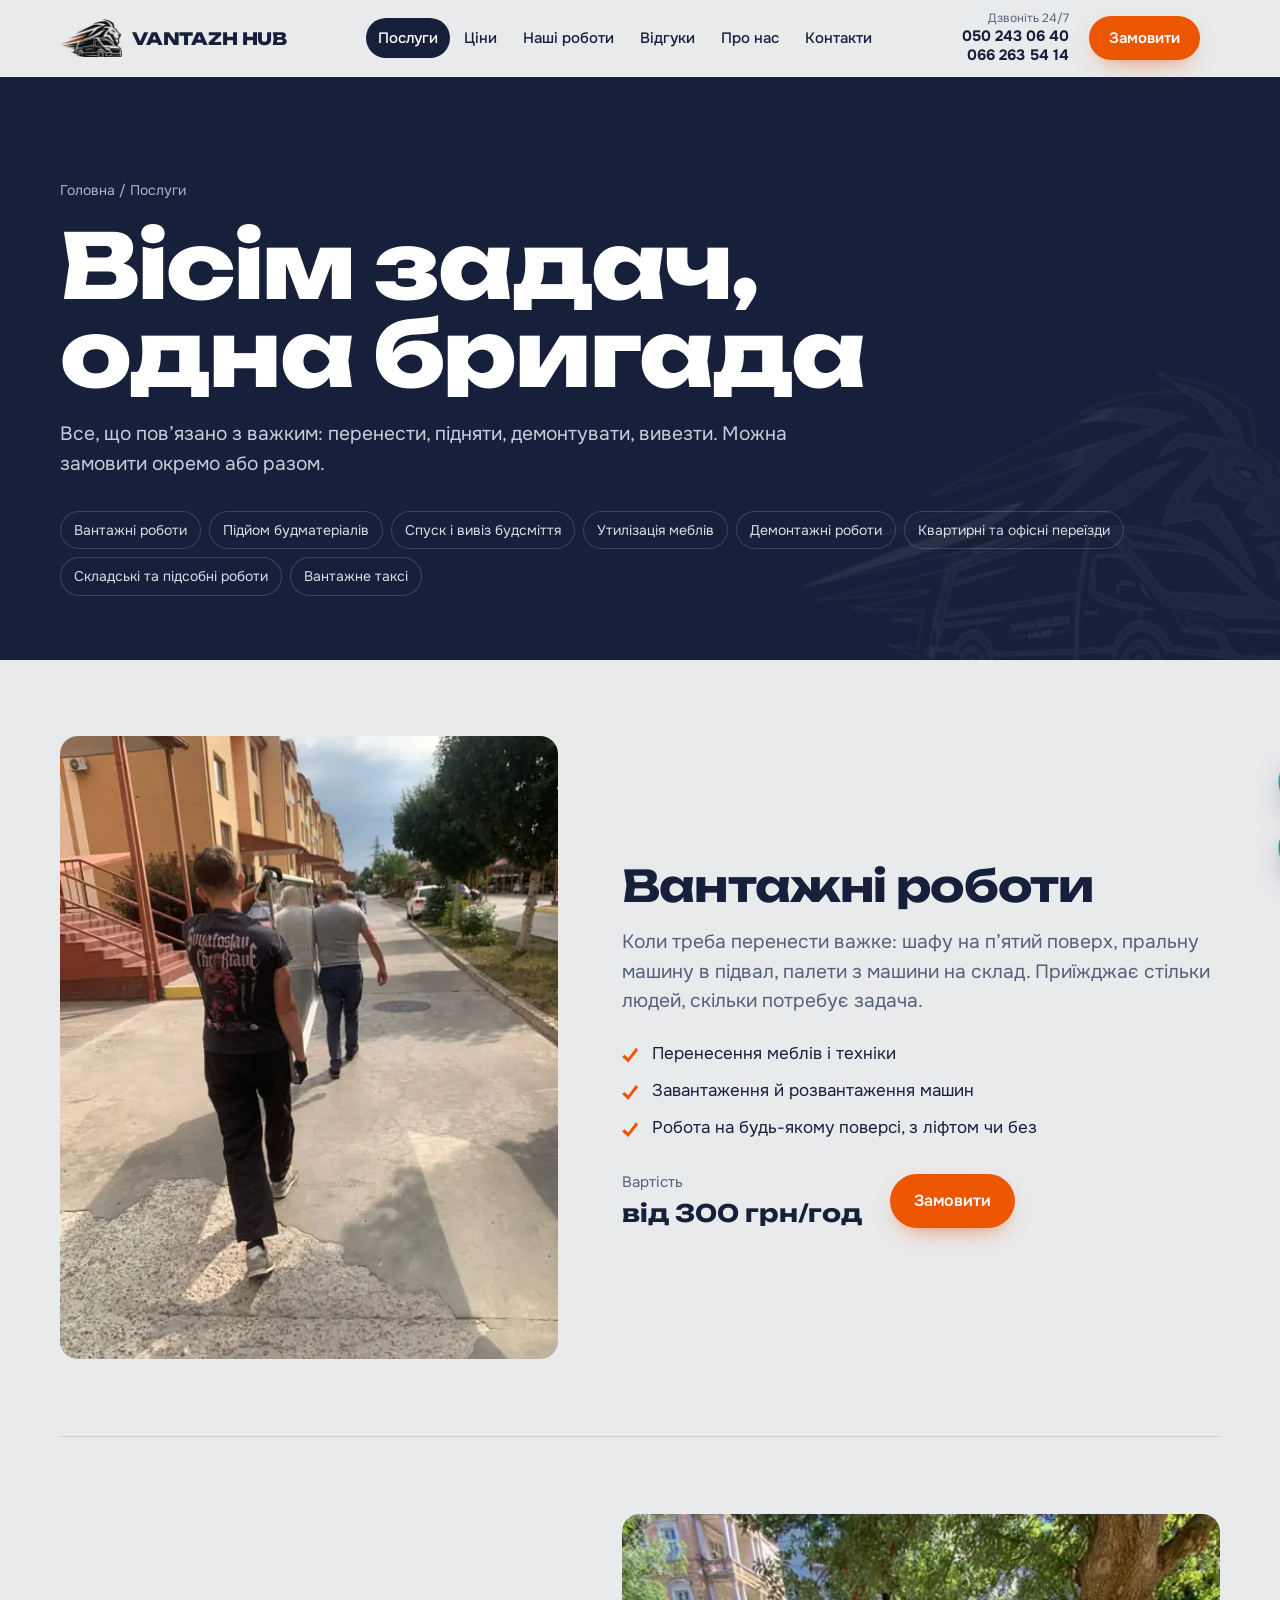
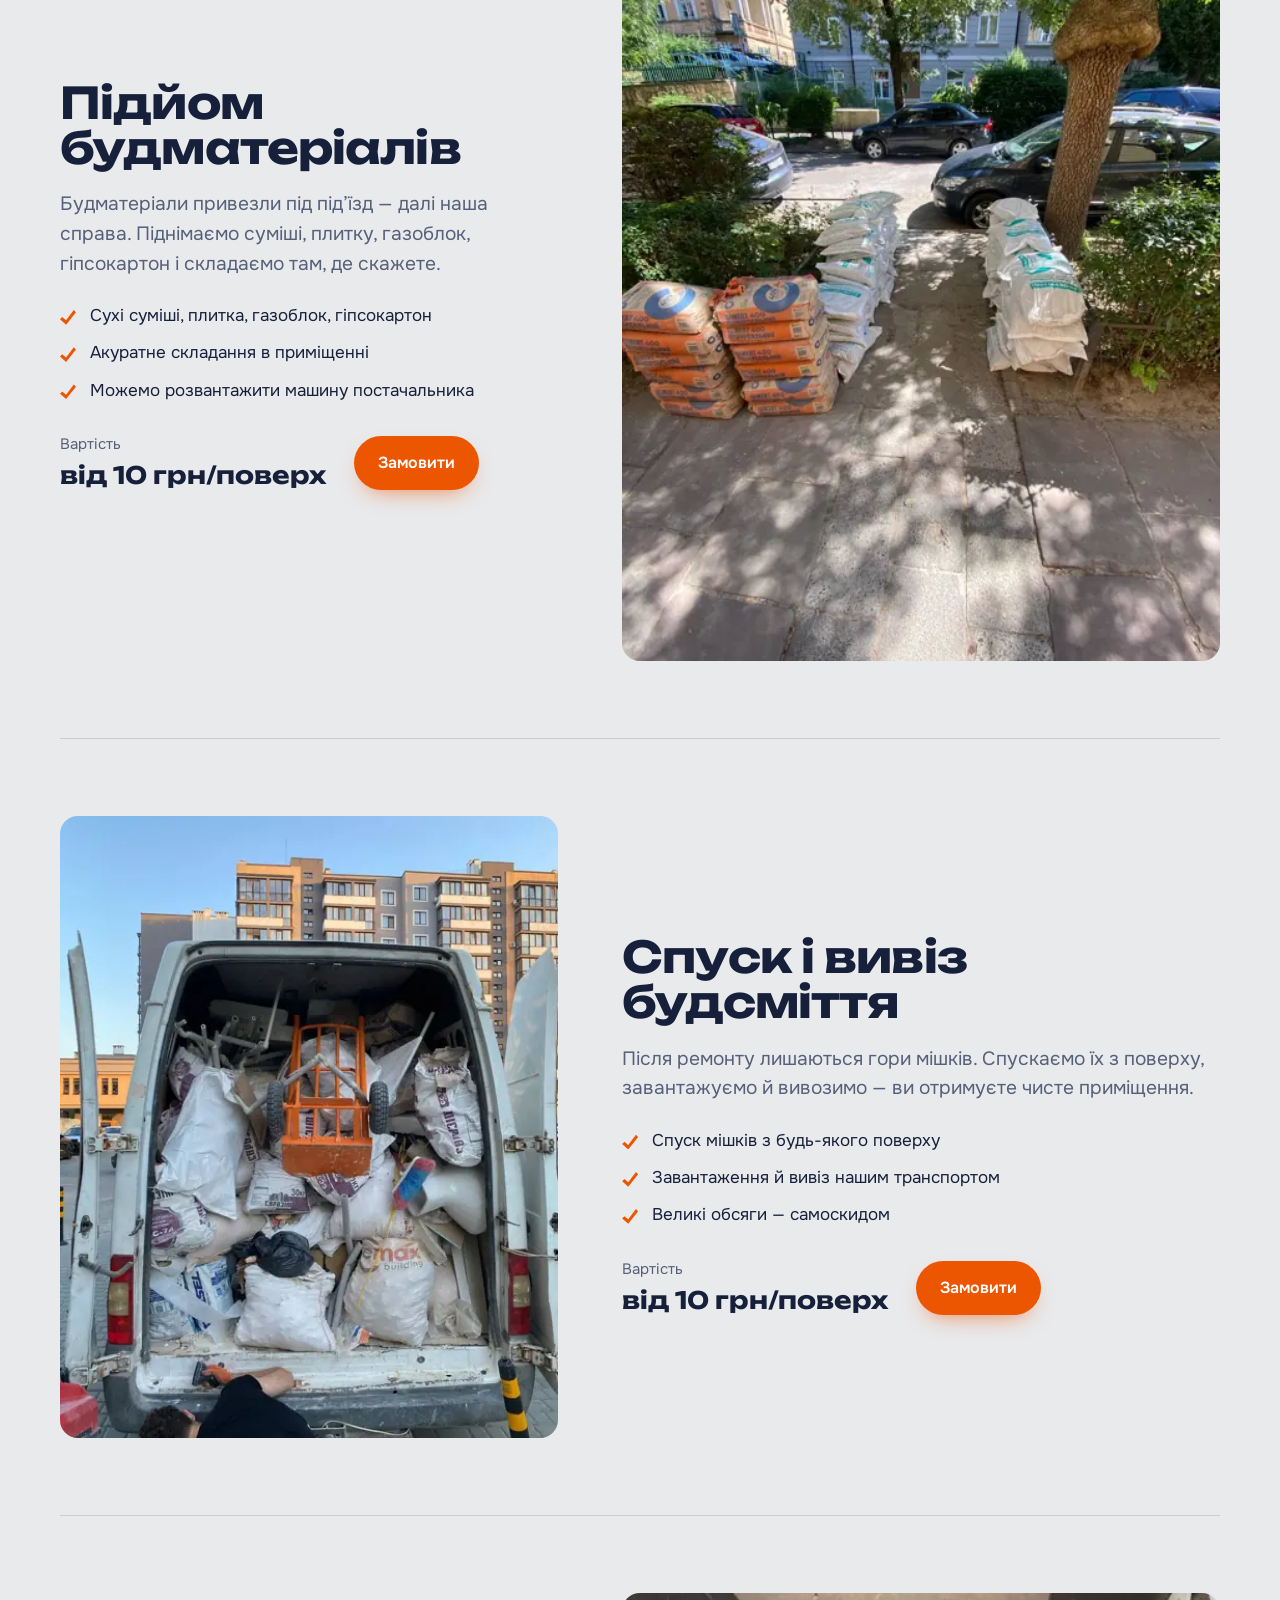
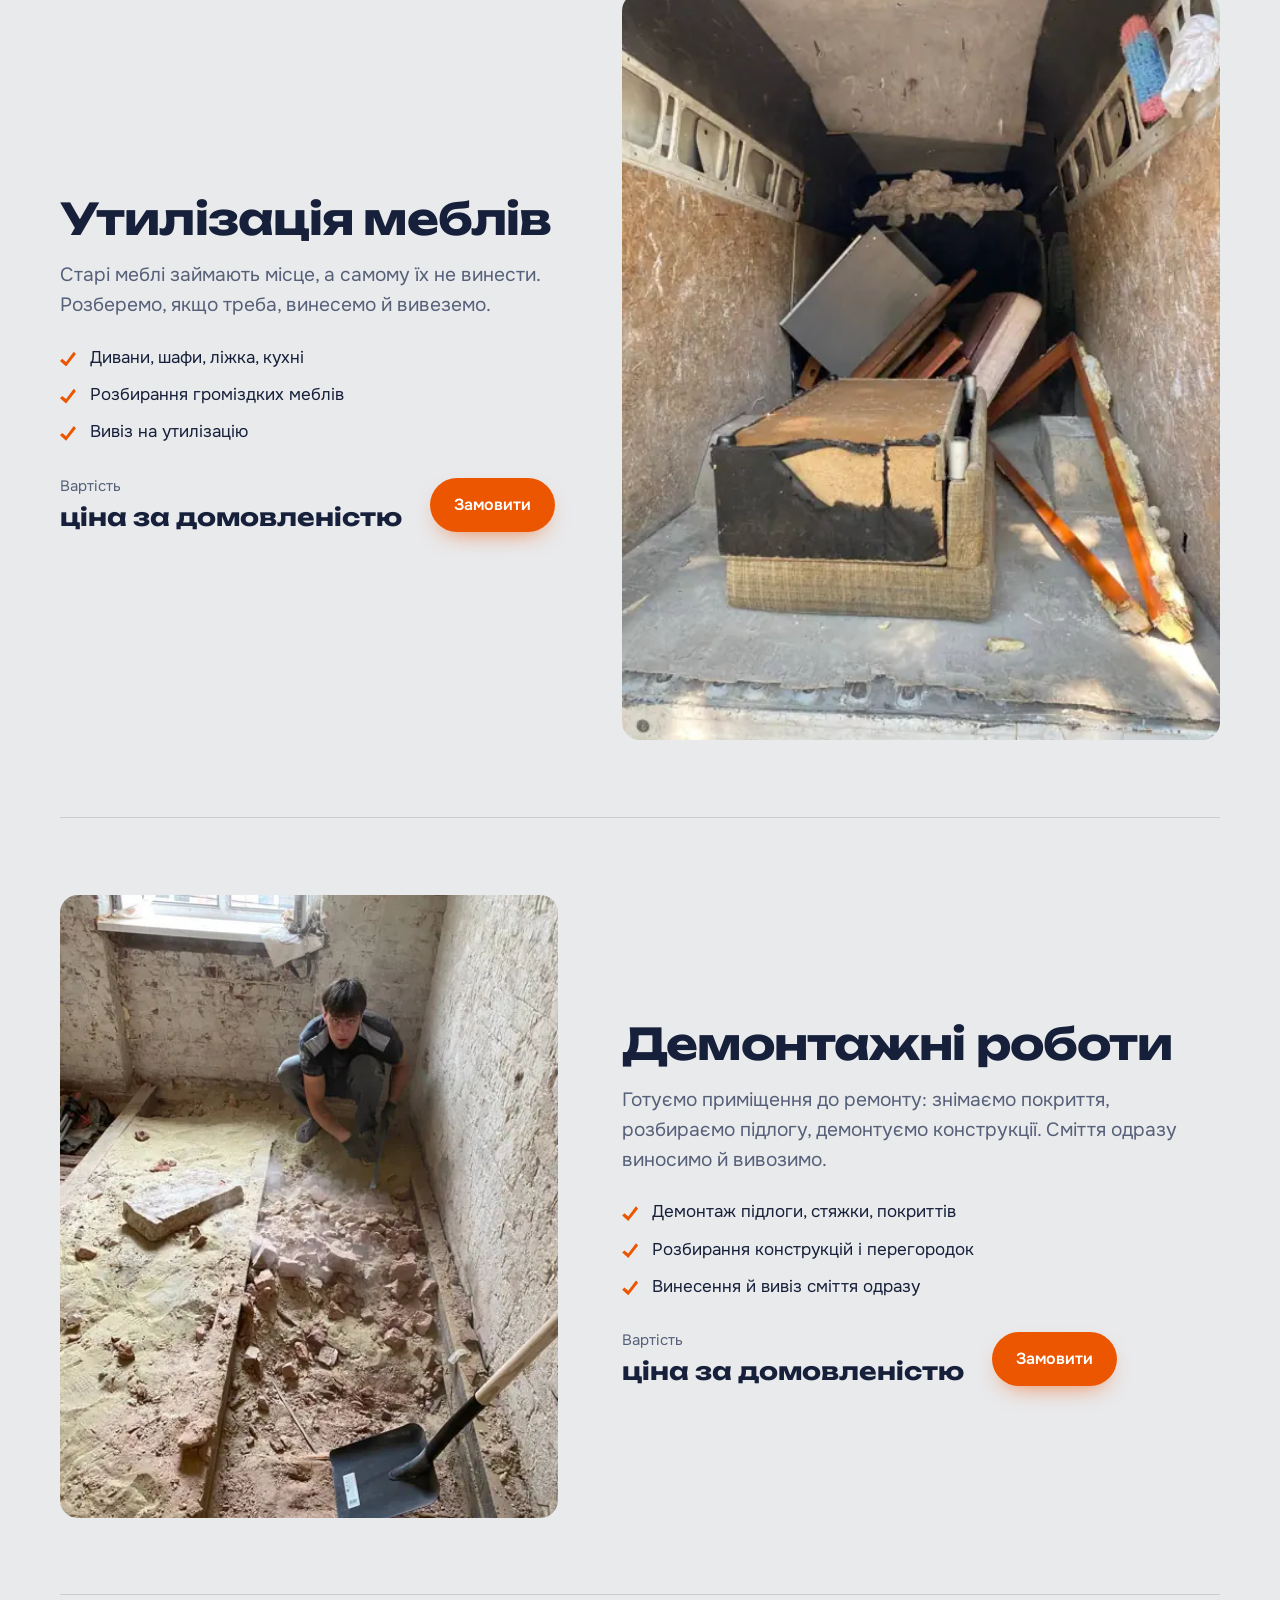
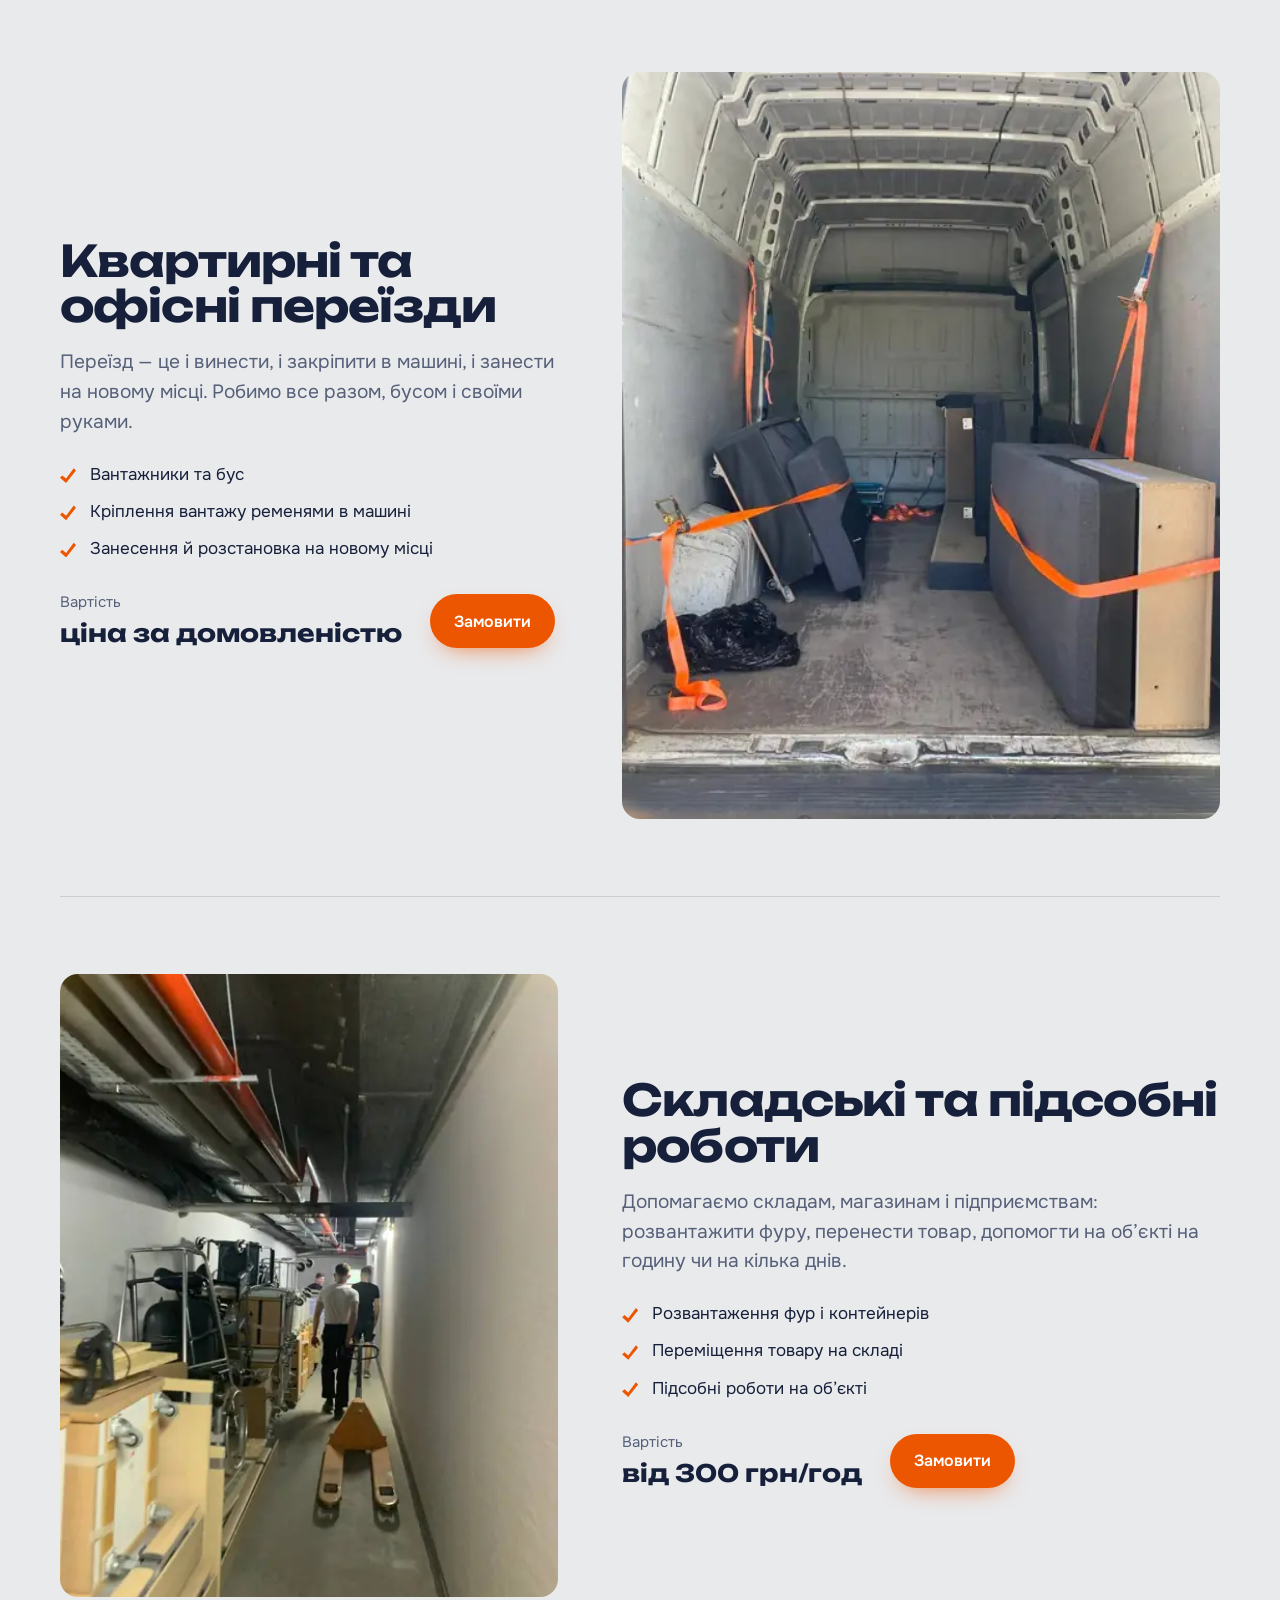
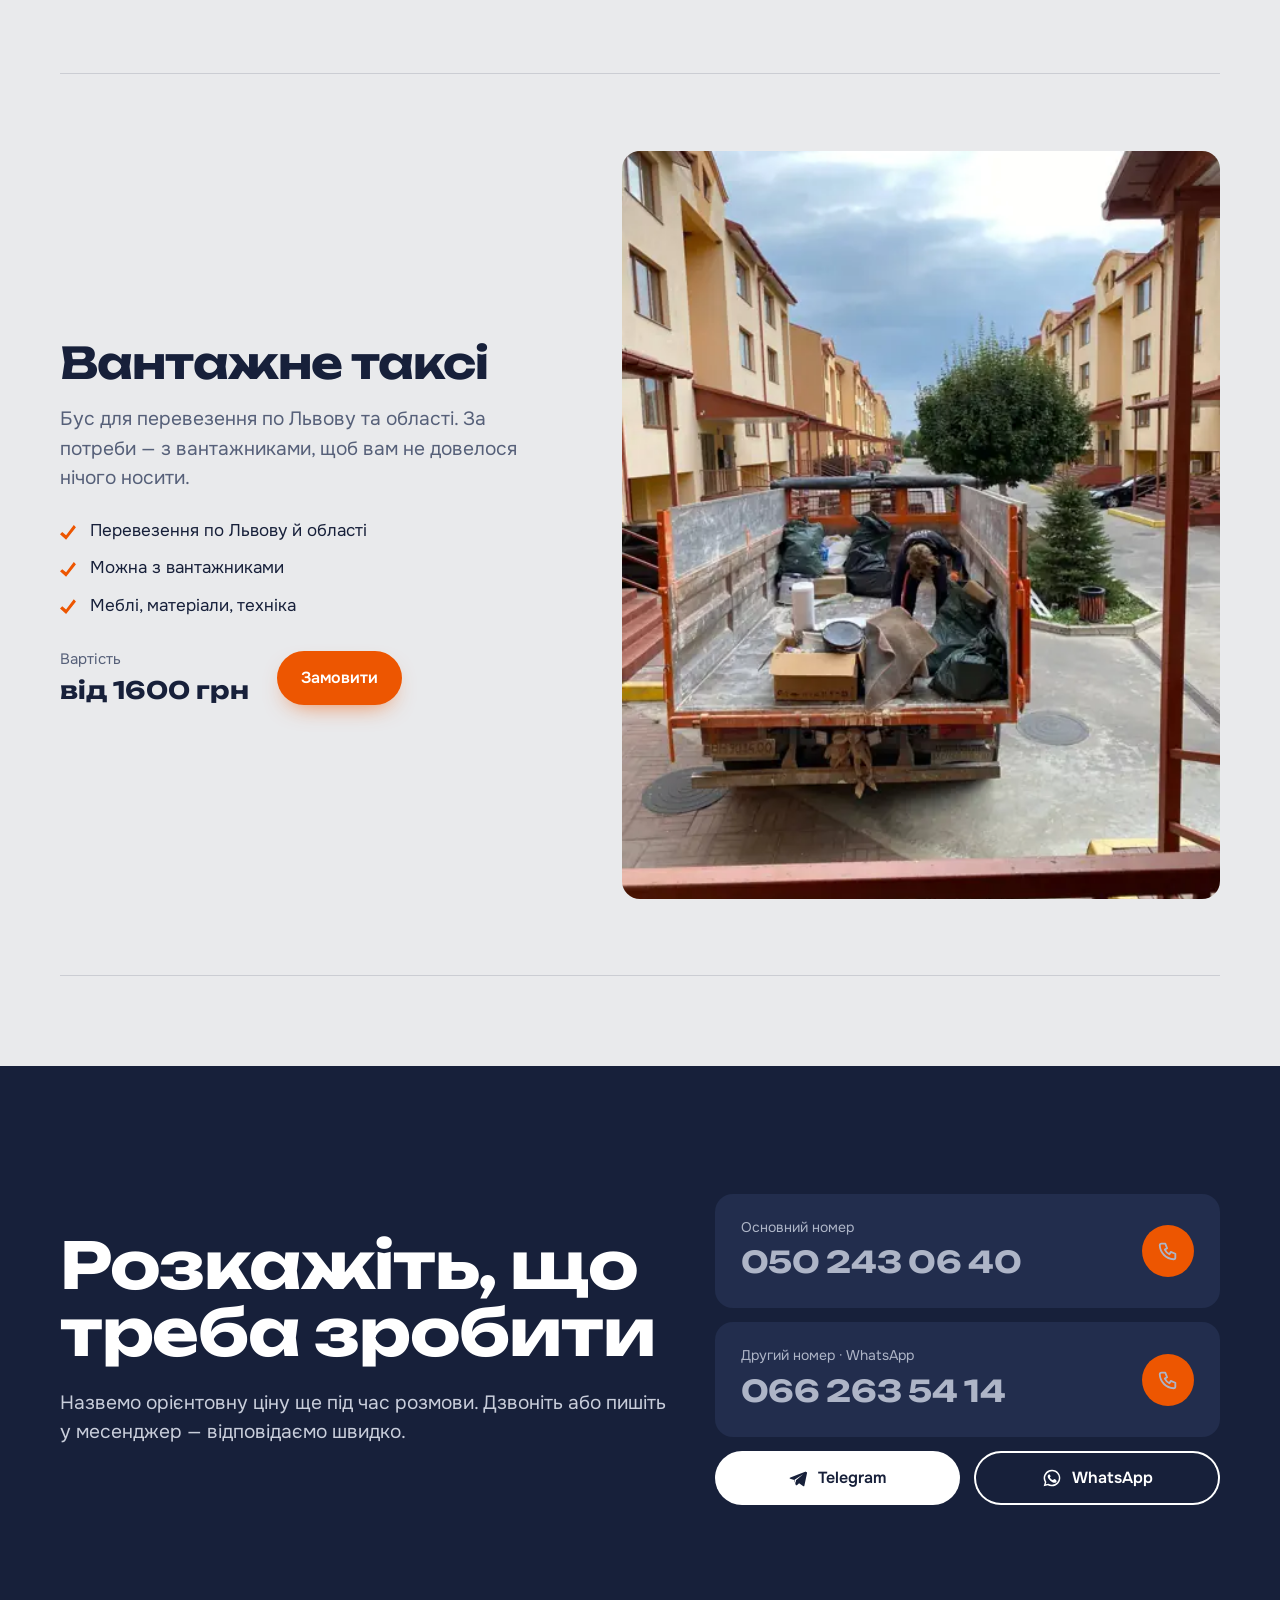
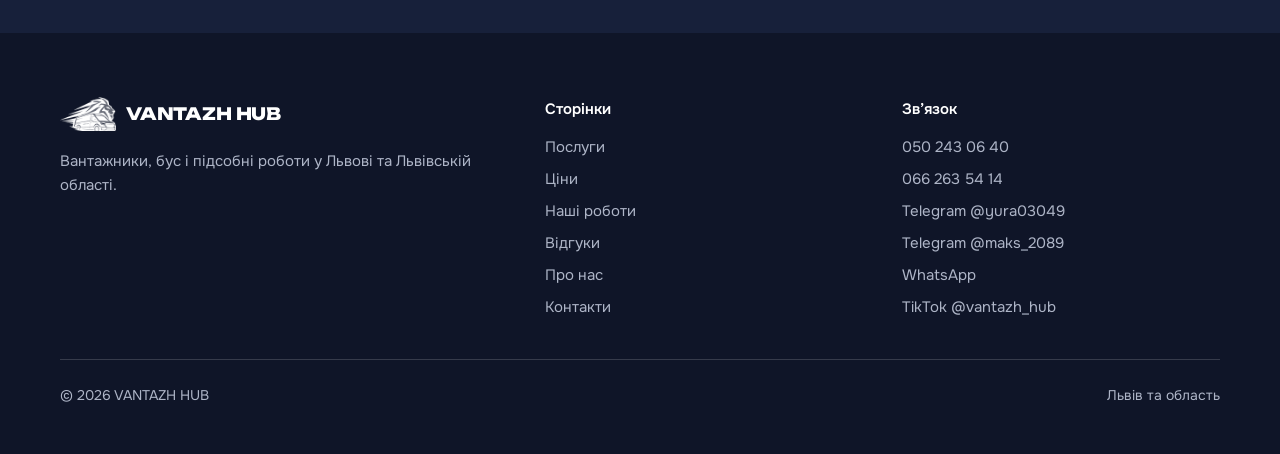
<file: posluhy.html>
<!DOCTYPE html>
<html lang="uk">
<head>
<meta charset="UTF-8">
<meta name="viewport" content="width=device-width, initial-scale=1, viewport-fit=cover">
<title>Послуги вантажників у Львові — VANTAZH HUB</title>
<meta name="description" content="Вантажні роботи, підйом будматеріалів, спуск і вивіз будсміття, утилізація меблів, демонтаж, переїзди, складські роботи та вантажне таксі у Львові та області.">
<link rel="canonical" href="https://vantazhhub.lviv.ua/posluhy.html">
<meta name="theme-color" content="#17203A">
<meta property="og:type" content="website">
<meta property="og:site_name" content="VANTAZH HUB">
<meta property="og:locale" content="uk_UA">
<meta property="og:title" content="Послуги вантажників у Львові — VANTAZH HUB">
<meta property="og:description" content="Вантажні роботи, підйом будматеріалів, спуск і вивіз будсміття, утилізація меблів, демонтаж, переїзди, складські роботи та вантажне таксі у Львові та області.">
<meta property="og:url" content="https://vantazhhub.lviv.ua/posluhy.html">
<meta property="og:image" content="https://vantazhhub.lviv.ua/img/og-logo.png">
<meta property="og:image:width" content="1200">
<meta property="og:image:height" content="630">
<meta name="twitter:card" content="summary_large_image">
<link rel="icon" type="image/png" href="img/favicon.png">
<link rel="apple-touch-icon" href="img/favicon.png">
<link rel="preload" href="assets/fonts/unbounded.woff" as="font" type="font/woff" crossorigin>
<link rel="preload" href="assets/fonts/onest.woff" as="font" type="font/woff" crossorigin>
<link rel="stylesheet" href="assets/style.css?v=8">
<script>try{if(sessionStorage.getItem('vh-shutter')==='1'&&!matchMedia('(prefers-reduced-motion: reduce)').matches)document.documentElement.classList.add('arriving')}catch(e){}</script>
<script async src="https://www.googletagmanager.com/gtag/js?id=G-BR3HJHEDF2"></script>
<script>window.dataLayer=window.dataLayer||[];function gtag(){dataLayer.push(arguments);}gtag('js',new Date());gtag('config','G-BR3HJHEDF2');</script>
<script type="application/ld+json">{"@context": "https://schema.org", "@type": "MovingCompany", "name": "VANTAZH HUB", "url": "https://vantazhhub.lviv.ua/", "image": "https://vantazhhub.lviv.ua/img/og.jpg", "logo": "https://vantazhhub.lviv.ua/img/logo.png", "telephone": ["+380502430640", "+380662635414"], "areaServed": [{"@type": "City", "name": "Львів"}, {"@type": "AdministrativeArea", "name": "Львівська область"}], "address": {"@type": "PostalAddress", "addressLocality": "Львів", "addressCountry": "UA"}, "priceRange": "від 300 грн/год", "sameAs": ["https://www.tiktok.com/@vantazh_hub", "https://t.me/yura03049", "https://t.me/maks_2089"], "openingHours": "Mo-Su 00:00-23:59"}</script>
</head>
<body>
<div class="shutter" aria-hidden="true"><img src="img/mark.png" alt=""></div>
<a class="sr" href="#main">Перейти до змісту</a>
<header class="hdr">
  <div class="wrap">
    <a class="brand" href="index.html" aria-label="VANTAZH HUB — на головну"><img src="img/mark.png" alt="" width="62" height="38"><b>VANTAZH<span> </span>HUB</b></a>
    <nav class="nav" aria-label="Основне меню"><a href="posluhy.html" aria-current=page>Послуги</a><a href="tsiny.html">Ціни</a><a href="roboty.html">Наші роботи</a><a href="vidguky.html">Відгуки</a><a href="pro-nas.html">Про нас</a><a href="kontakty.html">Контакти</a></nav>
    <div class="hdr-act">
      <div class="hdr-call"><small>Дзвоніть 24/7</small><a href="tel:+380502430640">050 243 06 40</a><a href="tel:+380662635414">066 263 54 14</a></div>
      <a class="btn btn-o btn-sm" href="kontakty.html#form">Замовити</a>
      <div class="hdr-callwrap">
        <button class="hdr-ic" type="button" aria-label="Подзвонити" aria-expanded="false" aria-controls="callpop"><svg viewBox="0 0 24 24" fill="none" stroke="currentColor" stroke-width="2" stroke-linecap="round" stroke-linejoin="round" aria-hidden="true"><path d="M5 4h4l2 5-2.5 1.5a11 11 0 0 0 5 5L15 13l5 2v4a2 2 0 0 1-2 2A16 16 0 0 1 3 6a2 2 0 0 1 2-2"/></svg></button>
        <div class="callpop" id="callpop" hidden><a href="tel:+380502430640"><svg viewBox="0 0 24 24" fill="none" stroke="currentColor" stroke-width="2" stroke-linecap="round" stroke-linejoin="round" aria-hidden="true"><path d="M5 4h4l2 5-2.5 1.5a11 11 0 0 0 5 5L15 13l5 2v4a2 2 0 0 1-2 2A16 16 0 0 1 3 6a2 2 0 0 1 2-2"/></svg> 050 243 06 40</a><a href="tel:+380662635414"><svg viewBox="0 0 24 24" fill="none" stroke="currentColor" stroke-width="2" stroke-linecap="round" stroke-linejoin="round" aria-hidden="true"><path d="M5 4h4l2 5-2.5 1.5a11 11 0 0 0 5 5L15 13l5 2v4a2 2 0 0 1-2 2A16 16 0 0 1 3 6a2 2 0 0 1 2-2"/></svg> 066 263 54 14</a></div>
      </div>
    </div>
    <button class="burger" aria-label="Відкрити меню" aria-expanded="false" aria-controls="mnav"><i></i></button>
  </div>
</header>
<nav class="mnav" id="mnav" aria-label="Мобільне меню">
  <a href="index.html">Головна</a>
  <a href="posluhy.html" aria-current=page>Послуги</a><a href="tsiny.html">Ціни</a><a href="roboty.html">Наші роботи</a><a href="vidguky.html">Відгуки</a><a href="pro-nas.html">Про нас</a><a href="kontakty.html">Контакти</a>
  <div class="mnav-phones"><a href="tel:+380502430640">050 243 06 40</a><a href="tel:+380662635414">066 263 54 14</a></div>
</nav>
<main id="main">
<section class="phead">
  <img class="phead-mark" src="img/mark.png" alt="" aria-hidden="true">
  <div class="wrap">
    <p class="crumbs"><a href="index.html">Головна</a> / Послуги</p>
    <h1><span class="ln"><span>Вісім задач,</span></span><span class="ln"><span>одна бригада</span></span></h1>
    <p class="lead">Все, що пов’язано з важким: перенести, підняти, демонтувати, вивезти. Можна замовити окремо або разом.</p>
    <nav class="jump" aria-label="Перехід до послуги"><a href="#vantazhni">Вантажні роботи</a><a href="#pidyom">Підйом будматеріалів</a><a href="#smittya">Спуск і вивіз будсміття</a><a href="#mebli">Утилізація меблів</a><a href="#demontazh">Демонтажні роботи</a><a href="#pereizd">Квартирні та офісні переїзди</a><a href="#sklad">Складські та підсобні роботи</a><a href="#taksi">Вантажне таксі</a></nav>
  </div>
</section>
<section class="sec-tight" style="padding-top:0"><div class="wrap"><article class="sblock" id="vantazhni">
  <div class="sb-img"><img src="img/second2.webp" srcset="img/second2-s.webp 640w, img/second2.webp 1280w" sizes="(max-width:760px) 100vw, 40vw" alt="Вантажні роботи" loading=lazy decoding=async></div>
  <div>
    <h2>Вантажні роботи</h2>
    <p class="lead">Коли треба перенести важке: шафу на п’ятий поверх, пральну машину в підвал, палети з машини на склад. Приїжджає стільки людей, скільки потребує задача.</p>
    <ul class="incl"><li>Перенесення меблів і техніки</li><li>Завантаження й розвантаження машин</li><li>Робота на будь-якому поверсі, з ліфтом чи без</li></ul>
    <div class="sb-price"><span class="p">Вартість<b>від 300 грн/год</b></span><a class="btn btn-o" href="kontakty.html?service=Вантажні роботи#form">Замовити</a></div>
  </div>
</article><article class="sblock" id="pidyom">
  <div class="sb-img"><img src="img/first1.webp" srcset="img/first1-s.webp 640w, img/first1.webp 1280w" sizes="(max-width:760px) 100vw, 40vw" alt="Підйом будматеріалів" loading=lazy decoding=async></div>
  <div>
    <h2>Підйом будматеріалів</h2>
    <p class="lead">Будматеріали привезли під під’їзд — далі наша справа. Піднімаємо суміші, плитку, газоблок, гіпсокартон і складаємо там, де скажете.</p>
    <ul class="incl"><li>Сухі суміші, плитка, газоблок, гіпсокартон</li><li>Акуратне складання в приміщенні</li><li>Можемо розвантажити машину постачальника</li></ul>
    <div class="sb-price"><span class="p">Вартість<b>від 10 грн/поверх</b></span><a class="btn btn-o" href="kontakty.html?service=Підйом будматеріалів#form">Замовити</a></div>
  </div>
</article><article class="sblock" id="smittya">
  <div class="sb-img"><img src="img/down.webp" srcset="img/down-s.webp 640w, img/down.webp 1280w" sizes="(max-width:760px) 100vw, 40vw" alt="Спуск і вивіз будсміття" loading=lazy decoding=async></div>
  <div>
    <h2>Спуск і вивіз будсміття</h2>
    <p class="lead">Після ремонту лишаються гори мішків. Спускаємо їх з поверху, завантажуємо й вивозимо — ви отримуєте чисте приміщення.</p>
    <ul class="incl"><li>Спуск мішків з будь-якого поверху</li><li>Завантаження й вивіз нашим транспортом</li><li>Великі обсяги — самоскидом</li></ul>
    <div class="sb-price"><span class="p">Вартість<b>від 10 грн/поверх</b></span><a class="btn btn-o" href="kontakty.html?service=Спуск і вивіз будсміття#form">Замовити</a></div>
  </div>
</article><article class="sblock" id="mebli">
  <div class="sb-img"><img src="img/second4.webp" srcset="img/second4-s.webp 640w, img/second4.webp 1280w" sizes="(max-width:760px) 100vw, 40vw" alt="Утилізація меблів" loading=lazy decoding=async></div>
  <div>
    <h2>Утилізація меблів</h2>
    <p class="lead">Старі меблі займають місце, а самому їх не винести. Розберемо, якщо треба, винесемо й вивеземо.</p>
    <ul class="incl"><li>Дивани, шафи, ліжка, кухні</li><li>Розбирання громіздких меблів</li><li>Вивіз на утилізацію</li></ul>
    <div class="sb-price"><span class="p">Вартість<b>ціна за домовленістю</b></span><a class="btn btn-o" href="kontakty.html?service=Утилізація меблів#form">Замовити</a></div>
  </div>
</article><article class="sblock" id="demontazh">
  <div class="sb-img"><img src="img/third2.webp" srcset="img/third2-s.webp 640w, img/third2.webp 1280w" sizes="(max-width:760px) 100vw, 40vw" alt="Демонтажні роботи" loading=lazy decoding=async></div>
  <div>
    <h2>Демонтажні роботи</h2>
    <p class="lead">Готуємо приміщення до ремонту: знімаємо покриття, розбираємо підлогу, демонтуємо конструкції. Сміття одразу виносимо й вивозимо.</p>
    <ul class="incl"><li>Демонтаж підлоги, стяжки, покриттів</li><li>Розбирання конструкцій і перегородок</li><li>Винесення й вивіз сміття одразу</li></ul>
    <div class="sb-price"><span class="p">Вартість<b>ціна за домовленістю</b></span><a class="btn btn-o" href="kontakty.html?service=Демонтажні роботи#form">Замовити</a></div>
  </div>
</article><article class="sblock" id="pereizd">
  <div class="sb-img"><img src="img/office.webp" srcset="img/office-s.webp 640w, img/office.webp 1280w" sizes="(max-width:760px) 100vw, 40vw" alt="Квартирні та офісні переїзди" loading=lazy decoding=async></div>
  <div>
    <h2>Квартирні та офісні переїзди</h2>
    <p class="lead">Переїзд — це і винести, і закріпити в машині, і занести на новому місці. Робимо все разом, бусом і своїми руками.</p>
    <ul class="incl"><li>Вантажники та бус</li><li>Кріплення вантажу ременями в машині</li><li>Занесення й розстановка на новому місці</li></ul>
    <div class="sb-price"><span class="p">Вартість<b>ціна за домовленістю</b></span><a class="btn btn-o" href="kontakty.html?service=Квартирні та офісні переїзди#form">Замовити</a></div>
  </div>
</article><article class="sblock" id="sklad">
  <div class="sb-img"><img src="img/second1.webp" srcset="img/second1-s.webp 640w, img/second1.webp 1280w" sizes="(max-width:760px) 100vw, 40vw" alt="Складські та підсобні роботи" loading=lazy decoding=async></div>
  <div>
    <h2>Складські та підсобні роботи</h2>
    <p class="lead">Допомагаємо складам, магазинам і підприємствам: розвантажити фуру, перенести товар, допомогти на об’єкті на годину чи на кілька днів.</p>
    <ul class="incl"><li>Розвантаження фур і контейнерів</li><li>Переміщення товару на складі</li><li>Підсобні роботи на об’єкті</li></ul>
    <div class="sb-price"><span class="p">Вартість<b>від 300 грн/год</b></span><a class="btn btn-o" href="kontakty.html?service=Складські та підсобні роботи#form">Замовити</a></div>
  </div>
</article><article class="sblock" id="taksi">
  <div class="sb-img"><img src="img/gallery3.webp" srcset="img/gallery3-s.webp 640w, img/gallery3.webp 1280w" sizes="(max-width:760px) 100vw, 40vw" alt="Вантажне таксі" loading=lazy decoding=async></div>
  <div>
    <h2>Вантажне таксі</h2>
    <p class="lead">Бус для перевезення по Львову та області. За потреби — з вантажниками, щоб вам не довелося нічого носити.</p>
    <ul class="incl"><li>Перевезення по Львову й області</li><li>Можна з вантажниками</li><li>Меблі, матеріали, техніка</li></ul>
    <div class="sb-price"><span class="p">Вартість<b>від 1600 грн</b></span><a class="btn btn-o" href="kontakty.html?service=Вантажне таксі#form">Замовити</a></div>
  </div>
</article></div></section><section class="sec inv cta">
  <div class="wrap">
    <div><h2>Розкажіть, що треба зробити</h2><p class="lead" style="margin-top:22px">Назвемо орієнтовну ціну ще під час розмови. Дзвоніть або пишіть у месенджер — відповідаємо швидко.</p></div>
    <div class="phones">
      <a class="phone-big" href="tel:+380502430640"><span><span>Основний номер</span><b>050 243 06 40</b></span><span class="ic"><svg viewBox="0 0 24 24" fill="none" stroke="currentColor" stroke-width="2" stroke-linecap="round" stroke-linejoin="round" aria-hidden="true"><path d="M5 4h4l2 5-2.5 1.5a11 11 0 0 0 5 5L15 13l5 2v4a2 2 0 0 1-2 2A16 16 0 0 1 3 6a2 2 0 0 1 2-2"/></svg></span></a>
      <a class="phone-big" href="tel:+380662635414"><span><span>Другий номер · WhatsApp</span><b>066 263 54 14</b></span><span class="ic"><svg viewBox="0 0 24 24" fill="none" stroke="currentColor" stroke-width="2" stroke-linecap="round" stroke-linejoin="round" aria-hidden="true"><path d="M5 4h4l2 5-2.5 1.5a11 11 0 0 0 5 5L15 13l5 2v4a2 2 0 0 1-2 2A16 16 0 0 1 3 6a2 2 0 0 1 2-2"/></svg></span></a>
      <div class="msgs"><a class="btn btn-w" href="https://t.me/yura03049" target="_blank" rel="noopener"><svg viewBox="0 0 24 24" fill="currentColor" aria-hidden="true"><path d="M21.4 4.2 2.9 11.3c-1.3.5-1.2 1.3-.2 1.6l4.7 1.5 1.8 5.6c.2.6.4.8.9.8.4 0 .6-.2.9-.4l2.3-2.2 4.7 3.5c.9.5 1.5.2 1.7-.8l3.1-14.6c.3-1.3-.5-1.9-1.4-1.5ZM9.6 14.6l-.4 4 -1.4-4.6 10.3-6.5-8.5 7.1Z"/></svg> Telegram</a><a class="btn btn-g" href="https://wa.me/380662635414" target="_blank" rel="noopener"><svg viewBox="0 0 24 24" fill="currentColor" aria-hidden="true"><path d="M12 2a10 10 0 0 0-8.6 15.1L2 22l5-1.3A10 10 0 1 0 12 2Zm0 18.2a8.2 8.2 0 0 1-4.2-1.2l-.3-.2-3 .8.8-2.9-.2-.3A8.2 8.2 0 1 1 12 20.2Zm4.5-6.1c-.2-.1-1.5-.7-1.7-.8-.2-.1-.4-.1-.6.1l-.8 1c-.1.2-.3.2-.5.1a6.7 6.7 0 0 1-3.3-2.9c-.3-.4.3-.4.7-1.3.1-.2 0-.3 0-.4l-.8-1.8c-.2-.5-.4-.4-.6-.4h-.5a1 1 0 0 0-.7.3 3 3 0 0 0-.9 2.2 5.2 5.2 0 0 0 1.1 2.8 11.9 11.9 0 0 0 4.6 4c1.7.7 2.3.8 3.2.6.5-.1 1.5-.6 1.7-1.2.2-.6.2-1.1.1-1.2l-.4-.2Z"/></svg> WhatsApp</a></div>
    </div>
  </div>
</section>
</main>
<footer class="ftr">
  <div class="wrap">
    <div>
      <a class="brand" href="index.html"><img src="img/mark.png" alt="" width="56" height="34"><b>VANTAZH HUB</b></a>
      <p style="margin-top:18px">Вантажники, бус і підсобні роботи у Львові та Львівській області.</p>
    </div>
    <div><h4>Сторінки</h4><ul><li><a href="posluhy.html">Послуги</a></li><li><a href="tsiny.html">Ціни</a></li><li><a href="roboty.html">Наші роботи</a></li><li><a href="vidguky.html">Відгуки</a></li><li><a href="pro-nas.html">Про нас</a></li><li><a href="kontakty.html">Контакти</a></li></ul></div>
    <div><h4>Зв’язок</h4><ul>
      <li><a href="tel:+380502430640">050 243 06 40</a></li><li><a href="tel:+380662635414">066 263 54 14</a></li>
      <li><a href="https://t.me/yura03049" target="_blank" rel="noopener">Telegram @yura03049</a></li><li><a href="https://t.me/maks_2089" target="_blank" rel="noopener">Telegram @maks_2089</a></li><li><a href="https://wa.me/380662635414" target="_blank" rel="noopener">WhatsApp</a></li>
      <li><a href="https://www.tiktok.com/@vantazh_hub" target="_blank" rel="noopener">TikTok @vantazh_hub</a></li></ul></div>
    <div class="copy"><span>© <span data-year>2026</span> VANTAZH HUB</span><span>Львів та область</span></div>
  </div>
</footer>
<div class="mbar" aria-label="Швидкий зв’язок">
  <a href="tel:+380502430640"><svg viewBox="0 0 24 24" fill="none" stroke="currentColor" stroke-width="2" stroke-linecap="round" stroke-linejoin="round" aria-hidden="true"><path d="M5 4h4l2 5-2.5 1.5a11 11 0 0 0 5 5L15 13l5 2v4a2 2 0 0 1-2 2A16 16 0 0 1 3 6a2 2 0 0 1 2-2"/></svg> Подзвонити</a>
  <a href="https://t.me/yura03049" target="_blank" rel="noopener" aria-label="Telegram"><svg viewBox="0 0 24 24" fill="currentColor" aria-hidden="true"><path d="M21.4 4.2 2.9 11.3c-1.3.5-1.2 1.3-.2 1.6l4.7 1.5 1.8 5.6c.2.6.4.8.9.8.4 0 .6-.2.9-.4l2.3-2.2 4.7 3.5c.9.5 1.5.2 1.7-.8l3.1-14.6c.3-1.3-.5-1.9-1.4-1.5ZM9.6 14.6l-.4 4 -1.4-4.6 10.3-6.5-8.5 7.1Z"/></svg> Telegram</a>
  <a href="https://wa.me/380662635414" target="_blank" rel="noopener" aria-label="WhatsApp"><svg viewBox="0 0 24 24" fill="currentColor" aria-hidden="true"><path d="M12 2a10 10 0 0 0-8.6 15.1L2 22l5-1.3A10 10 0 1 0 12 2Zm0 18.2a8.2 8.2 0 0 1-4.2-1.2l-.3-.2-3 .8.8-2.9-.2-.3A8.2 8.2 0 1 1 12 20.2Zm4.5-6.1c-.2-.1-1.5-.7-1.7-.8-.2-.1-.4-.1-.6.1l-.8 1c-.1.2-.3.2-.5.1a6.7 6.7 0 0 1-3.3-2.9c-.3-.4.3-.4.7-1.3.1-.2 0-.3 0-.4l-.8-1.8c-.2-.5-.4-.4-.6-.4h-.5a1 1 0 0 0-.7.3 3 3 0 0 0-.9 2.2 5.2 5.2 0 0 0 1.1 2.8 11.9 11.9 0 0 0 4.6 4c1.7.7 2.3.8 3.2.6.5-.1 1.5-.6 1.7-1.2.2-.6.2-1.1.1-1.2l-.4-.2Z"/></svg> WhatsApp</a>
</div>
<div class="fab" aria-label="Написати нам">
  <a href="https://t.me/yura03049" target="_blank" rel="noopener" aria-label="Написати в Telegram" data-tip="Telegram"><svg viewBox="0 0 24 24" fill="currentColor" aria-hidden="true"><path d="M21.4 4.2 2.9 11.3c-1.3.5-1.2 1.3-.2 1.6l4.7 1.5 1.8 5.6c.2.6.4.8.9.8.4 0 .6-.2.9-.4l2.3-2.2 4.7 3.5c.9.5 1.5.2 1.7-.8l3.1-14.6c.3-1.3-.5-1.9-1.4-1.5ZM9.6 14.6l-.4 4 -1.4-4.6 10.3-6.5-8.5 7.1Z"/></svg></a>
  <a href="https://wa.me/380662635414" target="_blank" rel="noopener" aria-label="Написати у WhatsApp" data-tip="WhatsApp"><svg viewBox="0 0 24 24" fill="currentColor" aria-hidden="true"><path d="M12 2a10 10 0 0 0-8.6 15.1L2 22l5-1.3A10 10 0 1 0 12 2Zm0 18.2a8.2 8.2 0 0 1-4.2-1.2l-.3-.2-3 .8.8-2.9-.2-.3A8.2 8.2 0 1 1 12 20.2Zm4.5-6.1c-.2-.1-1.5-.7-1.7-.8-.2-.1-.4-.1-.6.1l-.8 1c-.1.2-.3.2-.5.1a6.7 6.7 0 0 1-3.3-2.9c-.3-.4.3-.4.7-1.3.1-.2 0-.3 0-.4l-.8-1.8c-.2-.5-.4-.4-.6-.4h-.5a1 1 0 0 0-.7.3 3 3 0 0 0-.9 2.2 5.2 5.2 0 0 0 1.1 2.8 11.9 11.9 0 0 0 4.6 4c1.7.7 2.3.8 3.2.6.5-.1 1.5-.6 1.7-1.2.2-.6.2-1.1.1-1.2l-.4-.2Z"/></svg></a>
</div>
<div class="peek" aria-hidden="true"><img alt=""></div>
<script src="assets/reviews.js?v=8"></script>
<script src="assets/main.js?v=8"></script>
</body>
</html>
</file>
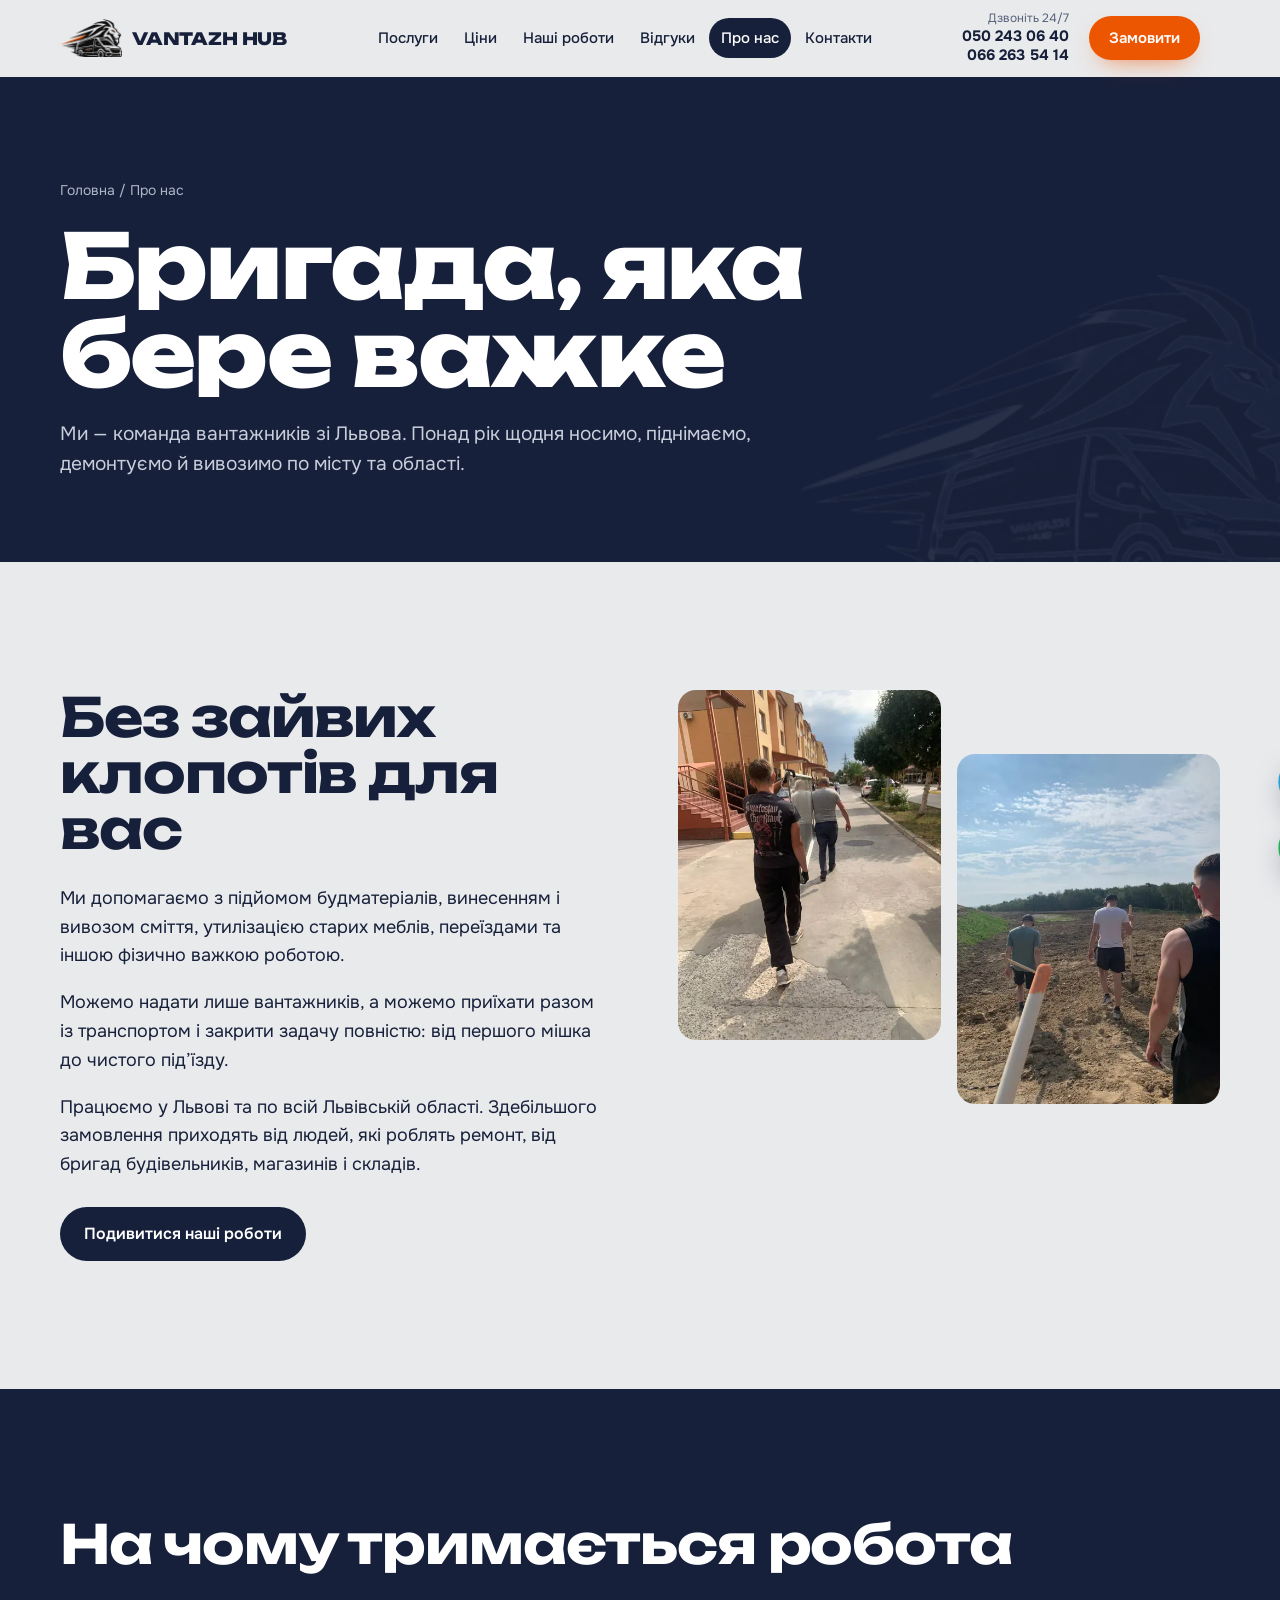
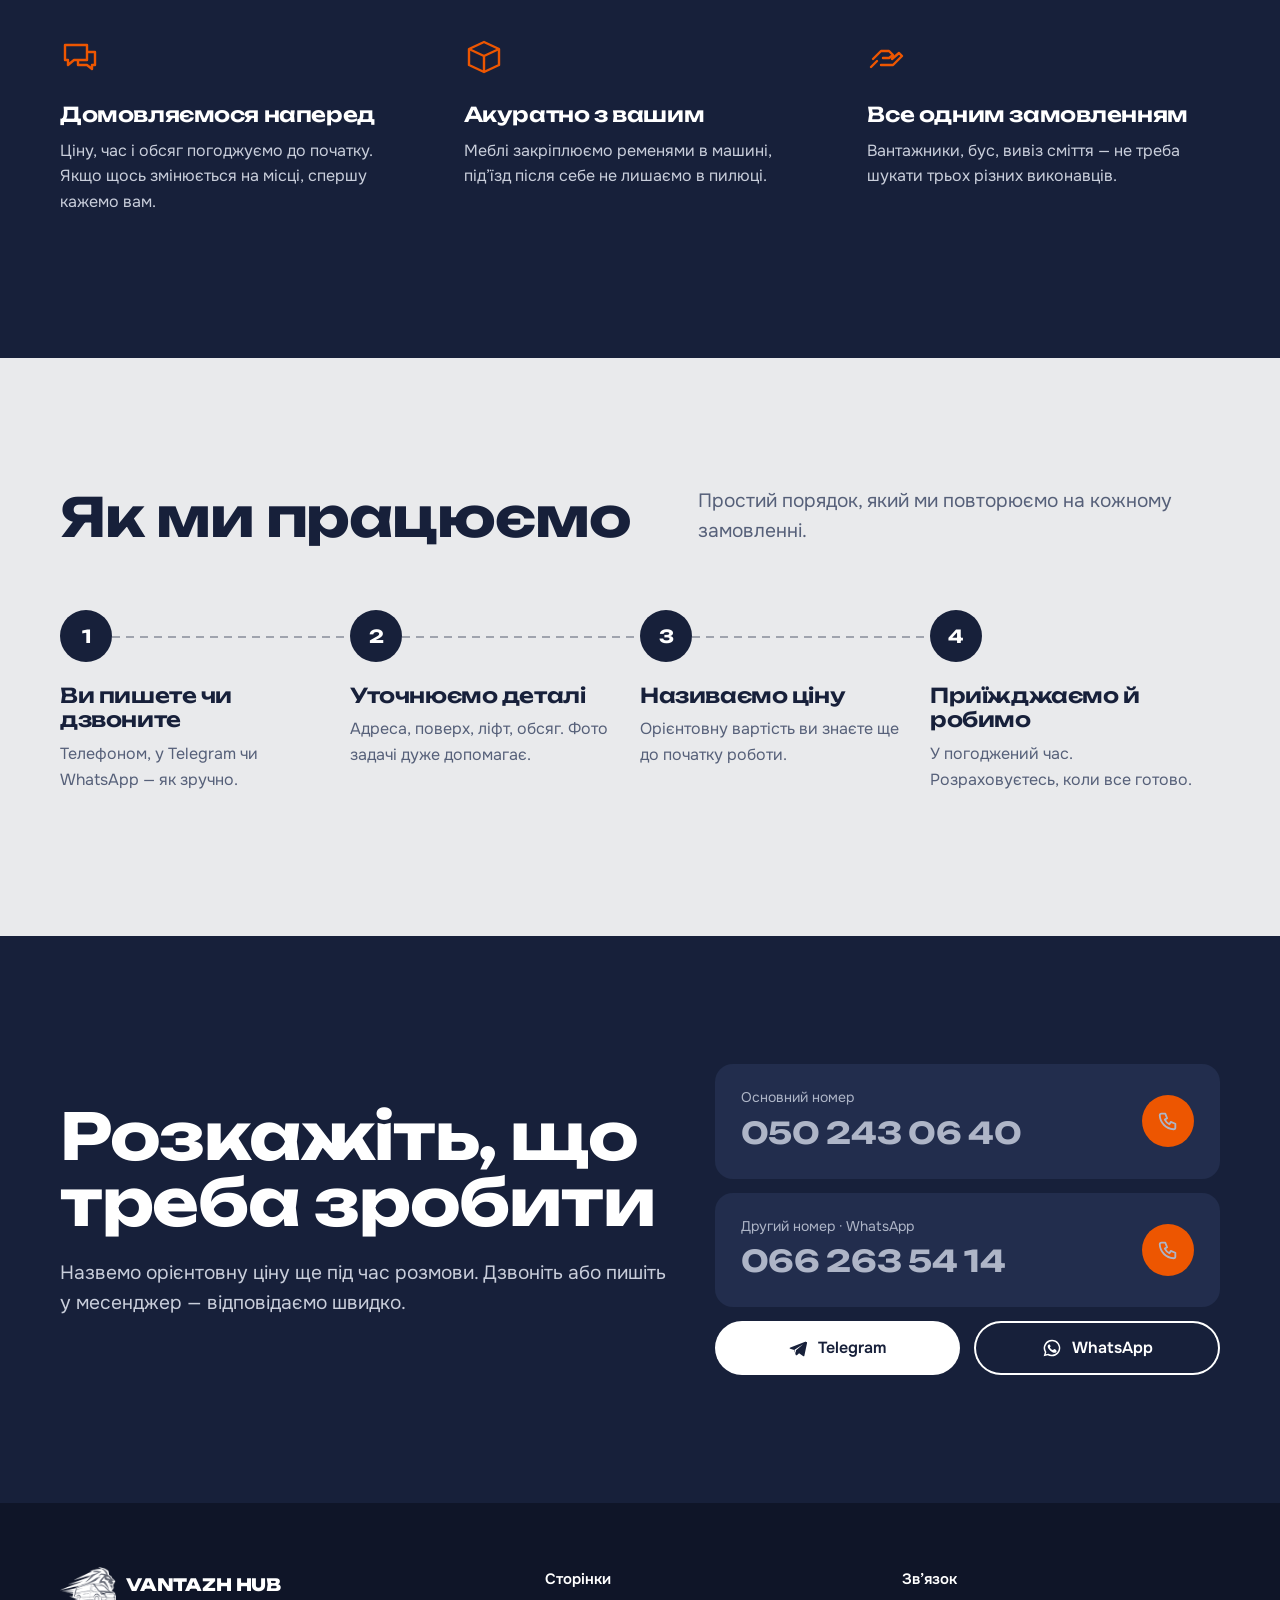
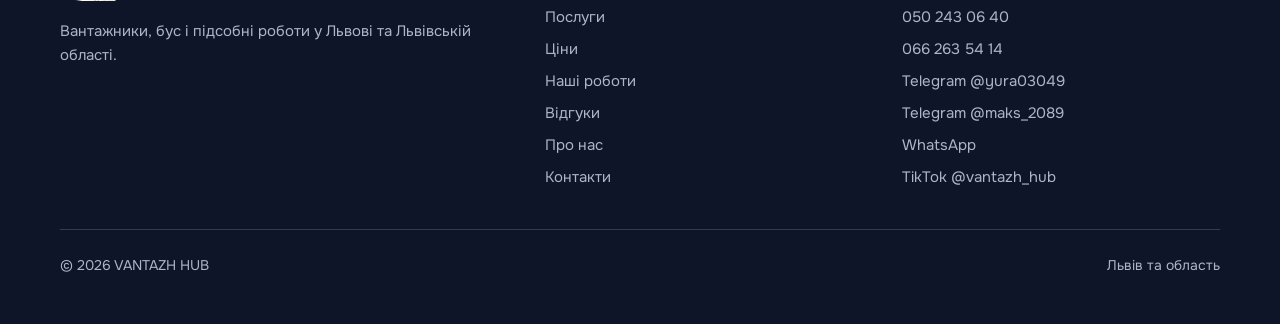
<file: pro-nas.html>
<!DOCTYPE html>
<html lang="uk">
<head>
<meta charset="UTF-8">
<meta name="viewport" content="width=device-width, initial-scale=1, viewport-fit=cover">
<title>Про нас — VANTAZH HUB, вантажні послуги у Львові</title>
<meta name="description" content="VANTAZH HUB — команда вантажників зі Львова з власним бусом. Вантажні, підсобні та демонтажні роботи у Львові та області понад рік.">
<link rel="canonical" href="https://vantazhhub.lviv.ua/pro-nas.html">
<meta name="theme-color" content="#17203A">
<meta property="og:type" content="website">
<meta property="og:site_name" content="VANTAZH HUB">
<meta property="og:locale" content="uk_UA">
<meta property="og:title" content="Про нас — VANTAZH HUB, вантажні послуги у Львові">
<meta property="og:description" content="VANTAZH HUB — команда вантажників зі Львова з власним бусом. Вантажні, підсобні та демонтажні роботи у Львові та області понад рік.">
<meta property="og:url" content="https://vantazhhub.lviv.ua/pro-nas.html">
<meta property="og:image" content="https://vantazhhub.lviv.ua/img/og-logo.png">
<meta property="og:image:width" content="1200">
<meta property="og:image:height" content="630">
<meta name="twitter:card" content="summary_large_image">
<link rel="icon" type="image/png" href="img/favicon.png">
<link rel="apple-touch-icon" href="img/favicon.png">
<link rel="preload" href="assets/fonts/unbounded.woff" as="font" type="font/woff" crossorigin>
<link rel="preload" href="assets/fonts/onest.woff" as="font" type="font/woff" crossorigin>
<link rel="stylesheet" href="assets/style.css?v=8">
<script>try{if(sessionStorage.getItem('vh-shutter')==='1'&&!matchMedia('(prefers-reduced-motion: reduce)').matches)document.documentElement.classList.add('arriving')}catch(e){}</script>
<script async src="https://www.googletagmanager.com/gtag/js?id=G-BR3HJHEDF2"></script>
<script>window.dataLayer=window.dataLayer||[];function gtag(){dataLayer.push(arguments);}gtag('js',new Date());gtag('config','G-BR3HJHEDF2');</script>
<script type="application/ld+json">{"@context": "https://schema.org", "@type": "MovingCompany", "name": "VANTAZH HUB", "url": "https://vantazhhub.lviv.ua/", "image": "https://vantazhhub.lviv.ua/img/og.jpg", "logo": "https://vantazhhub.lviv.ua/img/logo.png", "telephone": ["+380502430640", "+380662635414"], "areaServed": [{"@type": "City", "name": "Львів"}, {"@type": "AdministrativeArea", "name": "Львівська область"}], "address": {"@type": "PostalAddress", "addressLocality": "Львів", "addressCountry": "UA"}, "priceRange": "від 300 грн/год", "sameAs": ["https://www.tiktok.com/@vantazh_hub", "https://t.me/yura03049", "https://t.me/maks_2089"], "openingHours": "Mo-Su 00:00-23:59"}</script>
</head>
<body>
<div class="shutter" aria-hidden="true"><img src="img/mark.png" alt=""></div>
<a class="sr" href="#main">Перейти до змісту</a>
<header class="hdr">
  <div class="wrap">
    <a class="brand" href="index.html" aria-label="VANTAZH HUB — на головну"><img src="img/mark.png" alt="" width="62" height="38"><b>VANTAZH<span> </span>HUB</b></a>
    <nav class="nav" aria-label="Основне меню"><a href="posluhy.html">Послуги</a><a href="tsiny.html">Ціни</a><a href="roboty.html">Наші роботи</a><a href="vidguky.html">Відгуки</a><a href="pro-nas.html" aria-current=page>Про нас</a><a href="kontakty.html">Контакти</a></nav>
    <div class="hdr-act">
      <div class="hdr-call"><small>Дзвоніть 24/7</small><a href="tel:+380502430640">050 243 06 40</a><a href="tel:+380662635414">066 263 54 14</a></div>
      <a class="btn btn-o btn-sm" href="kontakty.html#form">Замовити</a>
      <div class="hdr-callwrap">
        <button class="hdr-ic" type="button" aria-label="Подзвонити" aria-expanded="false" aria-controls="callpop"><svg viewBox="0 0 24 24" fill="none" stroke="currentColor" stroke-width="2" stroke-linecap="round" stroke-linejoin="round" aria-hidden="true"><path d="M5 4h4l2 5-2.5 1.5a11 11 0 0 0 5 5L15 13l5 2v4a2 2 0 0 1-2 2A16 16 0 0 1 3 6a2 2 0 0 1 2-2"/></svg></button>
        <div class="callpop" id="callpop" hidden><a href="tel:+380502430640"><svg viewBox="0 0 24 24" fill="none" stroke="currentColor" stroke-width="2" stroke-linecap="round" stroke-linejoin="round" aria-hidden="true"><path d="M5 4h4l2 5-2.5 1.5a11 11 0 0 0 5 5L15 13l5 2v4a2 2 0 0 1-2 2A16 16 0 0 1 3 6a2 2 0 0 1 2-2"/></svg> 050 243 06 40</a><a href="tel:+380662635414"><svg viewBox="0 0 24 24" fill="none" stroke="currentColor" stroke-width="2" stroke-linecap="round" stroke-linejoin="round" aria-hidden="true"><path d="M5 4h4l2 5-2.5 1.5a11 11 0 0 0 5 5L15 13l5 2v4a2 2 0 0 1-2 2A16 16 0 0 1 3 6a2 2 0 0 1 2-2"/></svg> 066 263 54 14</a></div>
      </div>
    </div>
    <button class="burger" aria-label="Відкрити меню" aria-expanded="false" aria-controls="mnav"><i></i></button>
  </div>
</header>
<nav class="mnav" id="mnav" aria-label="Мобільне меню">
  <a href="index.html">Головна</a>
  <a href="posluhy.html">Послуги</a><a href="tsiny.html">Ціни</a><a href="roboty.html">Наші роботи</a><a href="vidguky.html">Відгуки</a><a href="pro-nas.html" aria-current=page>Про нас</a><a href="kontakty.html">Контакти</a>
  <div class="mnav-phones"><a href="tel:+380502430640">050 243 06 40</a><a href="tel:+380662635414">066 263 54 14</a></div>
</nav>
<main id="main">
<section class="phead">
  <img class="phead-mark" src="img/mark.png" alt="" aria-hidden="true">
  <div class="wrap">
    <p class="crumbs"><a href="index.html">Головна</a> / Про нас</p>
    <h1><span class="ln"><span>Бригада, яка</span></span><span class="ln"><span>бере важке</span></span></h1>
    <p class="lead">Ми — команда вантажників зі Львова. Понад рік щодня носимо, піднімаємо, демонтуємо й вивозимо по місту та області.</p>
    
  </div>
</section>
<section class="sec">
  <div class="wrap about-grid">
    <div class="about-text">
      <h2 style="margin-bottom:26px">Без зайвих клопотів для вас</h2>
      <p>Ми допомагаємо з підйомом будматеріалів, винесенням і вивозом сміття, утилізацією старих меблів, переїздами та іншою фізично важкою роботою.</p>
      <p>Можемо надати лише вантажників, а можемо приїхати разом із транспортом і закрити задачу повністю: від першого мішка до чистого під’їзду.</p>
      <p>Працюємо у Львові та по всій Львівській області. Здебільшого замовлення приходять від людей, які роблять ремонт, від бригад будівельників, магазинів і складів.</p>
      <div class="btns" style="margin-top:28px"><a class="btn btn-n" href="roboty.html">Подивитися наші роботи</a></div>
    </div>
    <div class="about-photos"><img src="img/second2.webp" srcset="img/second2-s.webp 640w, img/second2.webp 1280w" sizes="25vw" alt="Вантажники несуть вантаж вулицею" loading=lazy decoding=async><img src="img/gallery10.webp" srcset="img/gallery10-s.webp 640w, img/gallery10.webp 1280w" sizes="25vw" alt="Бригада на виїзді" loading=lazy decoding=async></div>
  </div>
</section>
<section class="sec inv">
  <div class="wrap">
    <h2 style="margin-bottom:clamp(36px,5vw,64px)">На чому тримається робота</h2>
    <div class="vals">
      <div><svg viewBox="0 0 40 40" fill="none" stroke="currentColor" stroke-width="2.4" stroke-linejoin="round" aria-hidden="true"><path d="M5 8h22v15H14l-6 5v-5H5z"/><path d="M27 15h8v13h-3v4l-5-4h-9v-5"/></svg><h3>Домовляємося наперед</h3><p>Ціну, час і обсяг погоджуємо до початку. Якщо щось змінюється на місці, спершу кажемо вам.</p></div>
      <div><svg viewBox="0 0 40 40" fill="none" stroke="currentColor" stroke-width="2.4" stroke-linejoin="round" aria-hidden="true"><path d="M5 12l15-7 15 7v16l-15 7-15-7z"/><path d="M5 12l15 7 15-7M20 19v16"/></svg><h3>Акуратно з вашим</h3><p>Меблі закріплюємо ременями в машині, під’їзд після себе не лишаємо в пилюці.</p></div>
      <div><svg viewBox="0 0 40 40" fill="none" stroke="currentColor" stroke-width="2.4" stroke-linejoin="round" stroke-linecap="round" aria-hidden="true"><path d="M6 22l8-8h8l4 4-4 3h-6M14 28h12l9-9-3-3-7 6"/><path d="M4 30l6-6"/></svg><h3>Все одним замовленням</h3><p>Вантажники, бус, вивіз сміття — не треба шукати трьох різних виконавців.</p></div>
    </div>
  </div>
</section>
<section class="sec">
  <div class="wrap">
    <div class="sec-head"><h2>Як ми працюємо</h2><p class="lead">Простий порядок, який ми повторюємо на кожному замовленні.</p></div>
    <ol class="steps">
  <li><h3>Ви пишете чи дзвоните</h3><p>Телефоном, у Telegram чи WhatsApp — як зручно.</p></li>
  <li><h3>Уточнюємо деталі</h3><p>Адреса, поверх, ліфт, обсяг. Фото задачі дуже допомагає.</p></li>
  <li><h3>Називаємо ціну</h3><p>Орієнтовну вартість ви знаєте ще до початку роботи.</p></li>
  <li><h3>Приїжджаємо й робимо</h3><p>У погоджений час. Розраховуєтесь, коли все готово.</p></li>
</ol>
  </div>
</section>
<section class="sec inv cta">
  <div class="wrap">
    <div><h2>Розкажіть, що треба зробити</h2><p class="lead" style="margin-top:22px">Назвемо орієнтовну ціну ще під час розмови. Дзвоніть або пишіть у месенджер — відповідаємо швидко.</p></div>
    <div class="phones">
      <a class="phone-big" href="tel:+380502430640"><span><span>Основний номер</span><b>050 243 06 40</b></span><span class="ic"><svg viewBox="0 0 24 24" fill="none" stroke="currentColor" stroke-width="2" stroke-linecap="round" stroke-linejoin="round" aria-hidden="true"><path d="M5 4h4l2 5-2.5 1.5a11 11 0 0 0 5 5L15 13l5 2v4a2 2 0 0 1-2 2A16 16 0 0 1 3 6a2 2 0 0 1 2-2"/></svg></span></a>
      <a class="phone-big" href="tel:+380662635414"><span><span>Другий номер · WhatsApp</span><b>066 263 54 14</b></span><span class="ic"><svg viewBox="0 0 24 24" fill="none" stroke="currentColor" stroke-width="2" stroke-linecap="round" stroke-linejoin="round" aria-hidden="true"><path d="M5 4h4l2 5-2.5 1.5a11 11 0 0 0 5 5L15 13l5 2v4a2 2 0 0 1-2 2A16 16 0 0 1 3 6a2 2 0 0 1 2-2"/></svg></span></a>
      <div class="msgs"><a class="btn btn-w" href="https://t.me/yura03049" target="_blank" rel="noopener"><svg viewBox="0 0 24 24" fill="currentColor" aria-hidden="true"><path d="M21.4 4.2 2.9 11.3c-1.3.5-1.2 1.3-.2 1.6l4.7 1.5 1.8 5.6c.2.6.4.8.9.8.4 0 .6-.2.9-.4l2.3-2.2 4.7 3.5c.9.5 1.5.2 1.7-.8l3.1-14.6c.3-1.3-.5-1.9-1.4-1.5ZM9.6 14.6l-.4 4 -1.4-4.6 10.3-6.5-8.5 7.1Z"/></svg> Telegram</a><a class="btn btn-g" href="https://wa.me/380662635414" target="_blank" rel="noopener"><svg viewBox="0 0 24 24" fill="currentColor" aria-hidden="true"><path d="M12 2a10 10 0 0 0-8.6 15.1L2 22l5-1.3A10 10 0 1 0 12 2Zm0 18.2a8.2 8.2 0 0 1-4.2-1.2l-.3-.2-3 .8.8-2.9-.2-.3A8.2 8.2 0 1 1 12 20.2Zm4.5-6.1c-.2-.1-1.5-.7-1.7-.8-.2-.1-.4-.1-.6.1l-.8 1c-.1.2-.3.2-.5.1a6.7 6.7 0 0 1-3.3-2.9c-.3-.4.3-.4.7-1.3.1-.2 0-.3 0-.4l-.8-1.8c-.2-.5-.4-.4-.6-.4h-.5a1 1 0 0 0-.7.3 3 3 0 0 0-.9 2.2 5.2 5.2 0 0 0 1.1 2.8 11.9 11.9 0 0 0 4.6 4c1.7.7 2.3.8 3.2.6.5-.1 1.5-.6 1.7-1.2.2-.6.2-1.1.1-1.2l-.4-.2Z"/></svg> WhatsApp</a></div>
    </div>
  </div>
</section>
</main>
<footer class="ftr">
  <div class="wrap">
    <div>
      <a class="brand" href="index.html"><img src="img/mark.png" alt="" width="56" height="34"><b>VANTAZH HUB</b></a>
      <p style="margin-top:18px">Вантажники, бус і підсобні роботи у Львові та Львівській області.</p>
    </div>
    <div><h4>Сторінки</h4><ul><li><a href="posluhy.html">Послуги</a></li><li><a href="tsiny.html">Ціни</a></li><li><a href="roboty.html">Наші роботи</a></li><li><a href="vidguky.html">Відгуки</a></li><li><a href="pro-nas.html">Про нас</a></li><li><a href="kontakty.html">Контакти</a></li></ul></div>
    <div><h4>Зв’язок</h4><ul>
      <li><a href="tel:+380502430640">050 243 06 40</a></li><li><a href="tel:+380662635414">066 263 54 14</a></li>
      <li><a href="https://t.me/yura03049" target="_blank" rel="noopener">Telegram @yura03049</a></li><li><a href="https://t.me/maks_2089" target="_blank" rel="noopener">Telegram @maks_2089</a></li><li><a href="https://wa.me/380662635414" target="_blank" rel="noopener">WhatsApp</a></li>
      <li><a href="https://www.tiktok.com/@vantazh_hub" target="_blank" rel="noopener">TikTok @vantazh_hub</a></li></ul></div>
    <div class="copy"><span>© <span data-year>2026</span> VANTAZH HUB</span><span>Львів та область</span></div>
  </div>
</footer>
<div class="mbar" aria-label="Швидкий зв’язок">
  <a href="tel:+380502430640"><svg viewBox="0 0 24 24" fill="none" stroke="currentColor" stroke-width="2" stroke-linecap="round" stroke-linejoin="round" aria-hidden="true"><path d="M5 4h4l2 5-2.5 1.5a11 11 0 0 0 5 5L15 13l5 2v4a2 2 0 0 1-2 2A16 16 0 0 1 3 6a2 2 0 0 1 2-2"/></svg> Подзвонити</a>
  <a href="https://t.me/yura03049" target="_blank" rel="noopener" aria-label="Telegram"><svg viewBox="0 0 24 24" fill="currentColor" aria-hidden="true"><path d="M21.4 4.2 2.9 11.3c-1.3.5-1.2 1.3-.2 1.6l4.7 1.5 1.8 5.6c.2.6.4.8.9.8.4 0 .6-.2.9-.4l2.3-2.2 4.7 3.5c.9.5 1.5.2 1.7-.8l3.1-14.6c.3-1.3-.5-1.9-1.4-1.5ZM9.6 14.6l-.4 4 -1.4-4.6 10.3-6.5-8.5 7.1Z"/></svg> Telegram</a>
  <a href="https://wa.me/380662635414" target="_blank" rel="noopener" aria-label="WhatsApp"><svg viewBox="0 0 24 24" fill="currentColor" aria-hidden="true"><path d="M12 2a10 10 0 0 0-8.6 15.1L2 22l5-1.3A10 10 0 1 0 12 2Zm0 18.2a8.2 8.2 0 0 1-4.2-1.2l-.3-.2-3 .8.8-2.9-.2-.3A8.2 8.2 0 1 1 12 20.2Zm4.5-6.1c-.2-.1-1.5-.7-1.7-.8-.2-.1-.4-.1-.6.1l-.8 1c-.1.2-.3.2-.5.1a6.7 6.7 0 0 1-3.3-2.9c-.3-.4.3-.4.7-1.3.1-.2 0-.3 0-.4l-.8-1.8c-.2-.5-.4-.4-.6-.4h-.5a1 1 0 0 0-.7.3 3 3 0 0 0-.9 2.2 5.2 5.2 0 0 0 1.1 2.8 11.9 11.9 0 0 0 4.6 4c1.7.7 2.3.8 3.2.6.5-.1 1.5-.6 1.7-1.2.2-.6.2-1.1.1-1.2l-.4-.2Z"/></svg> WhatsApp</a>
</div>
<div class="fab" aria-label="Написати нам">
  <a href="https://t.me/yura03049" target="_blank" rel="noopener" aria-label="Написати в Telegram" data-tip="Telegram"><svg viewBox="0 0 24 24" fill="currentColor" aria-hidden="true"><path d="M21.4 4.2 2.9 11.3c-1.3.5-1.2 1.3-.2 1.6l4.7 1.5 1.8 5.6c.2.6.4.8.9.8.4 0 .6-.2.9-.4l2.3-2.2 4.7 3.5c.9.5 1.5.2 1.7-.8l3.1-14.6c.3-1.3-.5-1.9-1.4-1.5ZM9.6 14.6l-.4 4 -1.4-4.6 10.3-6.5-8.5 7.1Z"/></svg></a>
  <a href="https://wa.me/380662635414" target="_blank" rel="noopener" aria-label="Написати у WhatsApp" data-tip="WhatsApp"><svg viewBox="0 0 24 24" fill="currentColor" aria-hidden="true"><path d="M12 2a10 10 0 0 0-8.6 15.1L2 22l5-1.3A10 10 0 1 0 12 2Zm0 18.2a8.2 8.2 0 0 1-4.2-1.2l-.3-.2-3 .8.8-2.9-.2-.3A8.2 8.2 0 1 1 12 20.2Zm4.5-6.1c-.2-.1-1.5-.7-1.7-.8-.2-.1-.4-.1-.6.1l-.8 1c-.1.2-.3.2-.5.1a6.7 6.7 0 0 1-3.3-2.9c-.3-.4.3-.4.7-1.3.1-.2 0-.3 0-.4l-.8-1.8c-.2-.5-.4-.4-.6-.4h-.5a1 1 0 0 0-.7.3 3 3 0 0 0-.9 2.2 5.2 5.2 0 0 0 1.1 2.8 11.9 11.9 0 0 0 4.6 4c1.7.7 2.3.8 3.2.6.5-.1 1.5-.6 1.7-1.2.2-.6.2-1.1.1-1.2l-.4-.2Z"/></svg></a>
</div>
<div class="peek" aria-hidden="true"><img alt=""></div>
<script src="assets/reviews.js?v=8"></script>
<script src="assets/main.js?v=8"></script>
</body>
</html>
</file>
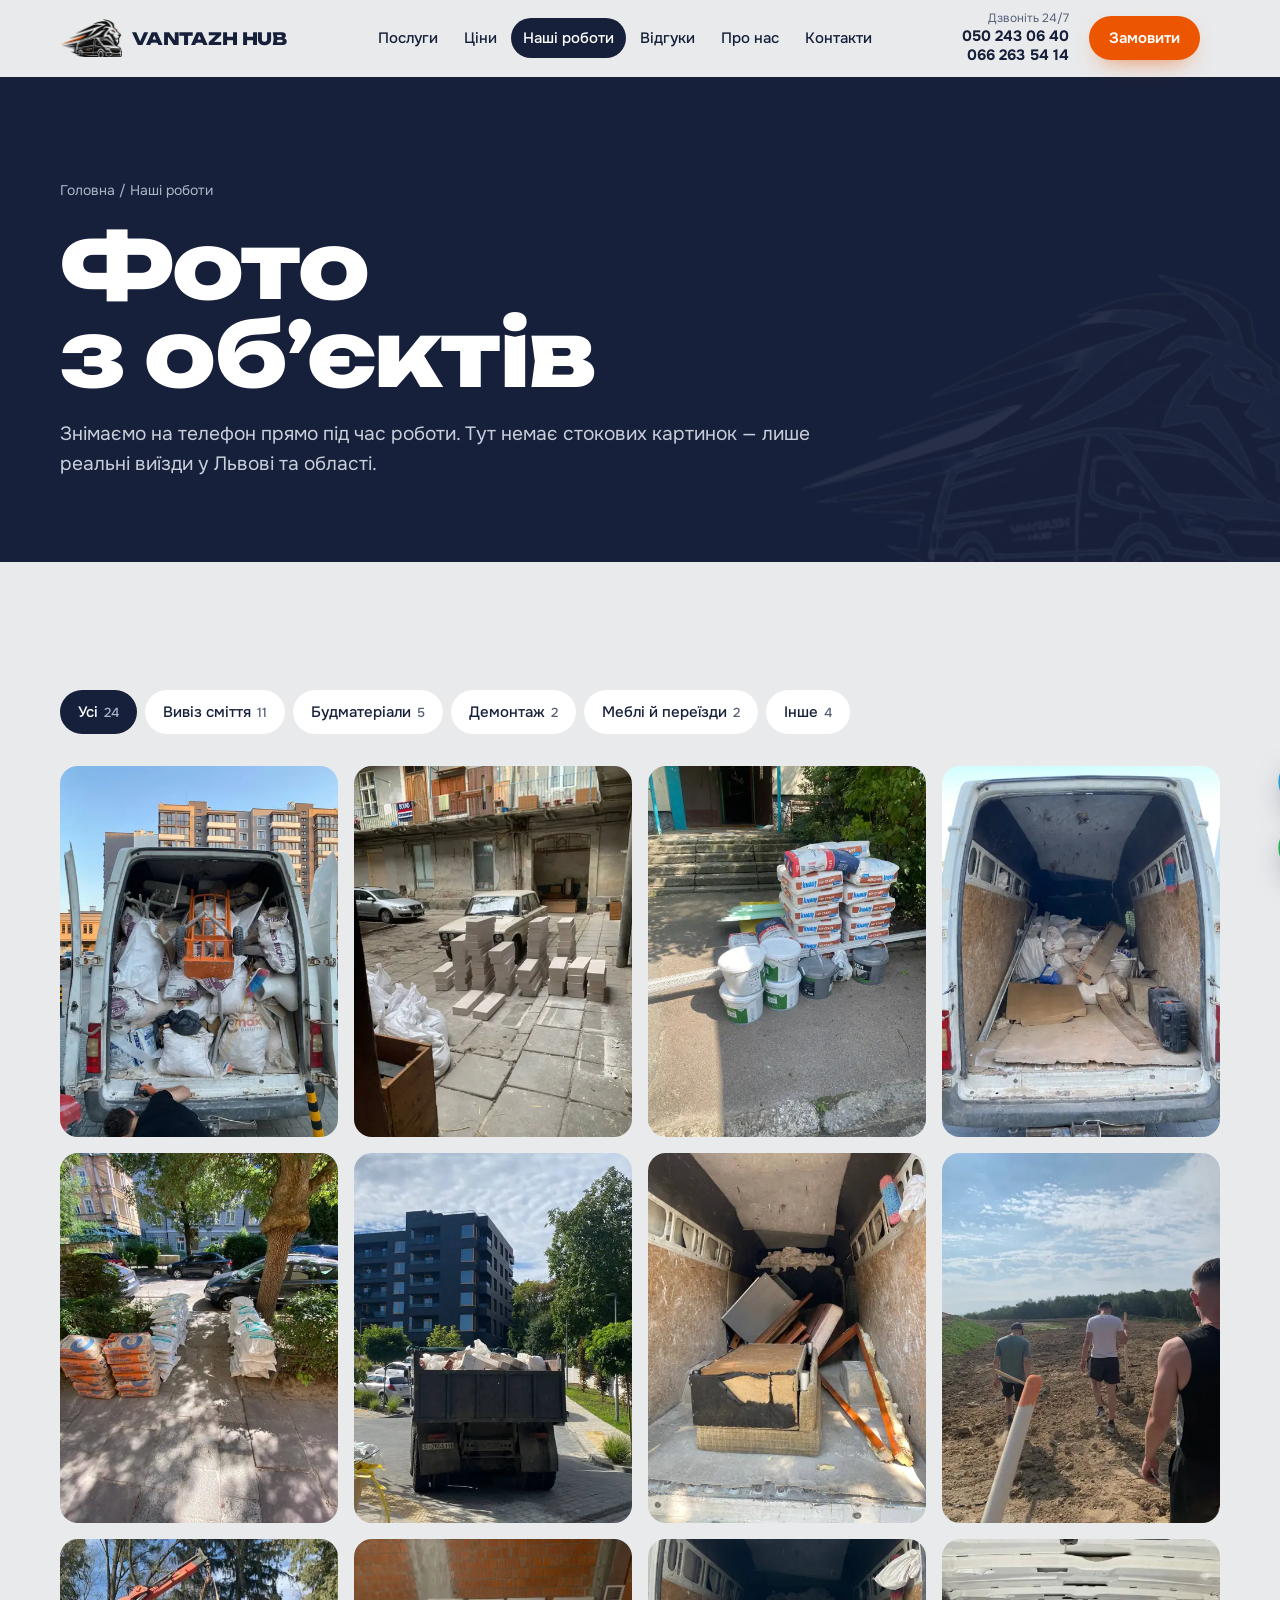
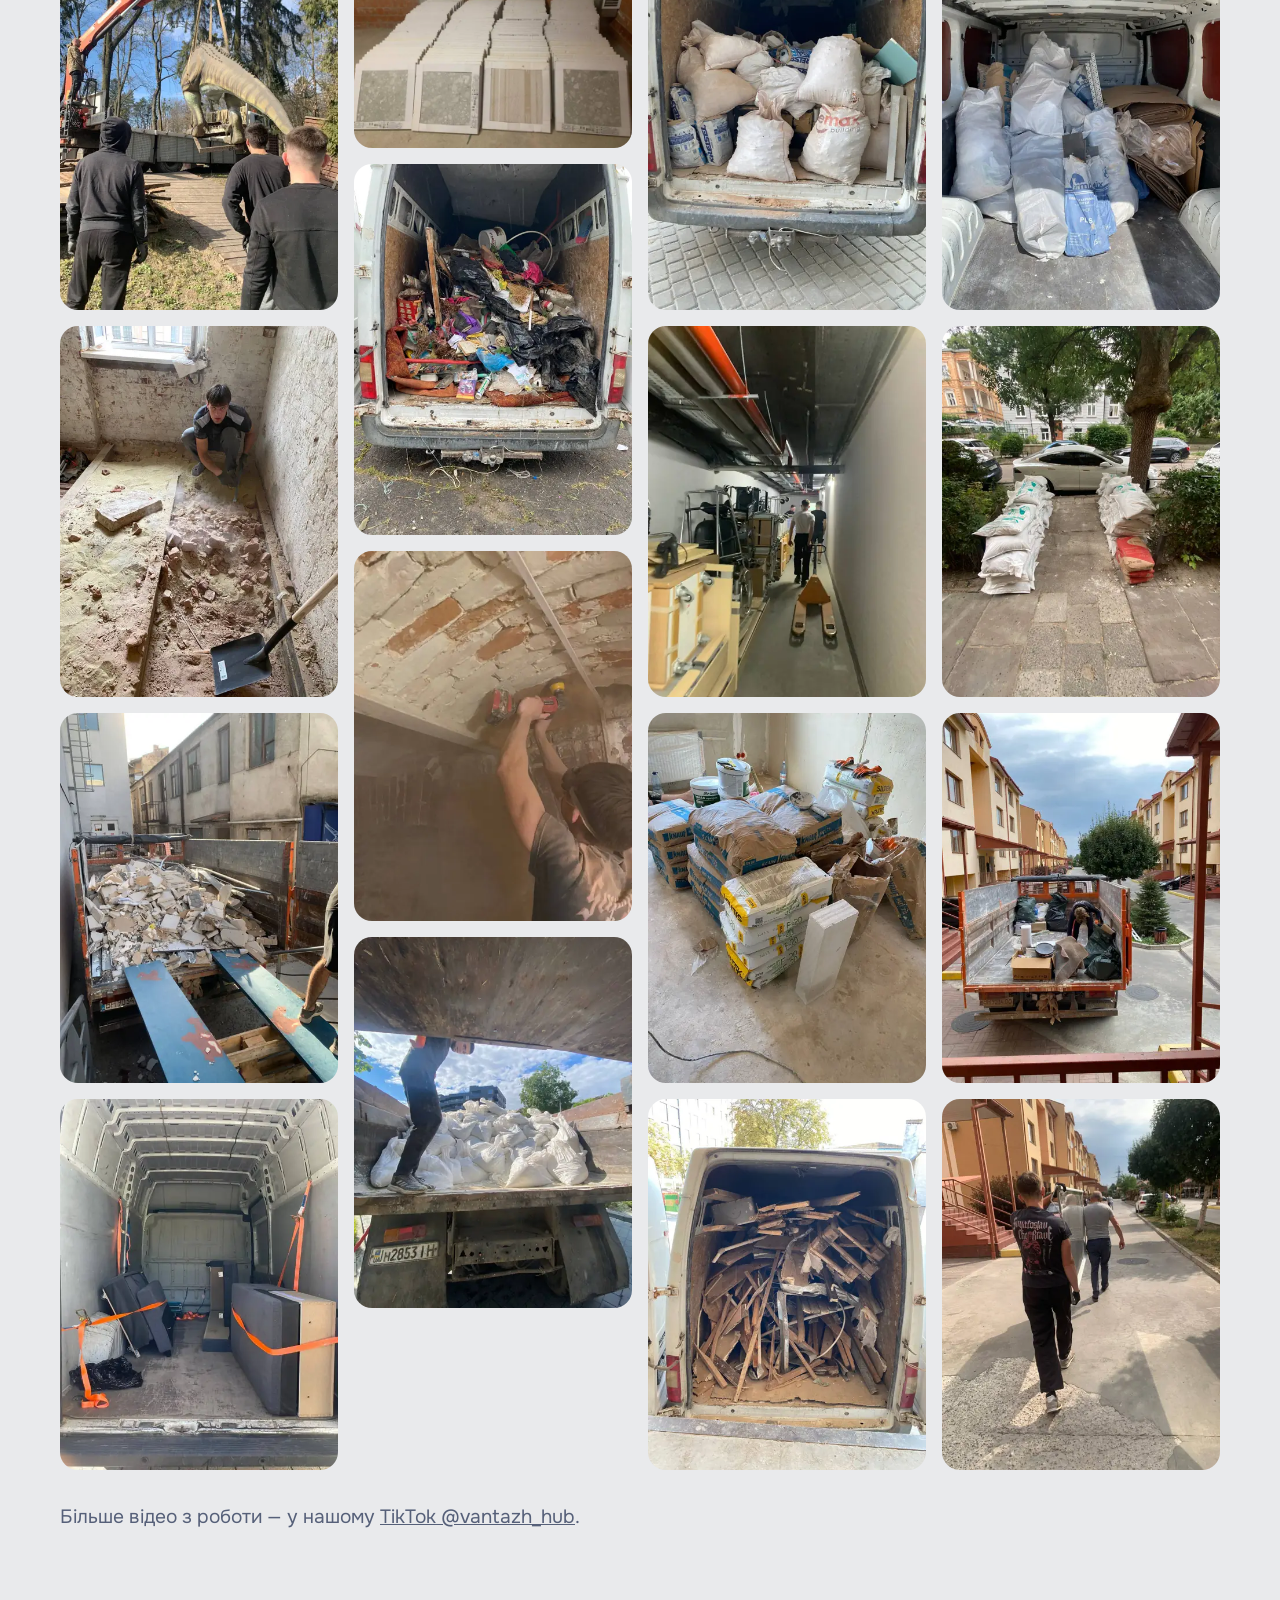
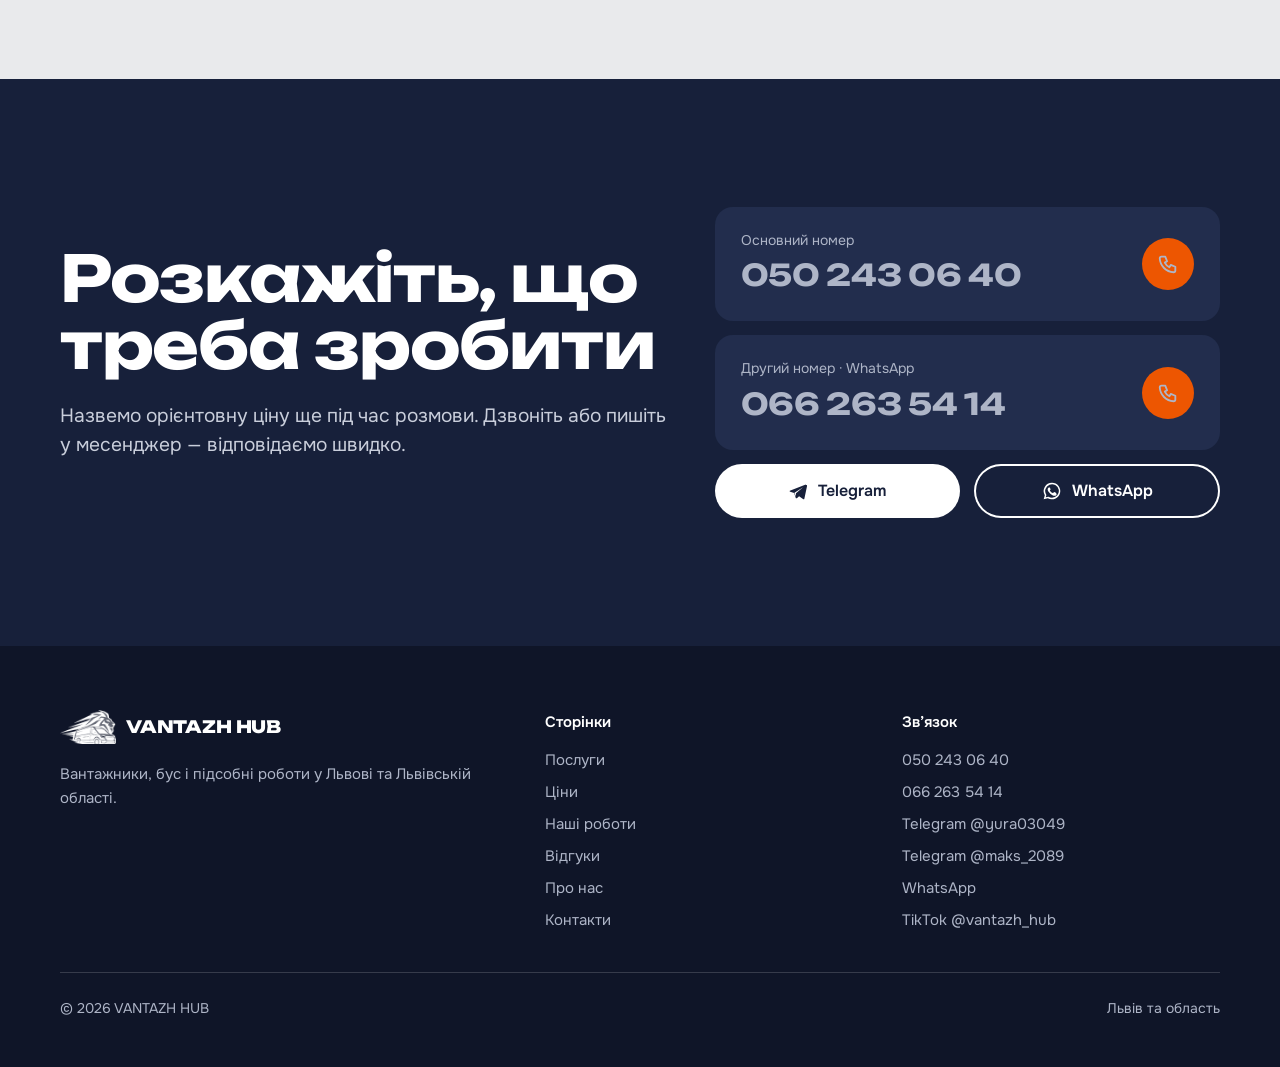
<file: roboty.html>
<!DOCTYPE html>
<html lang="uk">
<head>
<meta charset="UTF-8">
<meta name="viewport" content="width=device-width, initial-scale=1, viewport-fit=cover">
<title>Наші роботи — фото виконаних замовлень | VANTAZH HUB</title>
<meta name="description" content="Фото реальних замовлень VANTAZH HUB у Львові: вивіз будсміття, підйом будматеріалів, демонтаж, перевезення меблів та нестандартних вантажів.">
<link rel="canonical" href="https://vantazhhub.lviv.ua/roboty.html">
<meta name="theme-color" content="#17203A">
<meta property="og:type" content="website">
<meta property="og:site_name" content="VANTAZH HUB">
<meta property="og:locale" content="uk_UA">
<meta property="og:title" content="Наші роботи — фото виконаних замовлень | VANTAZH HUB">
<meta property="og:description" content="Фото реальних замовлень VANTAZH HUB у Львові: вивіз будсміття, підйом будматеріалів, демонтаж, перевезення меблів та нестандартних вантажів.">
<meta property="og:url" content="https://vantazhhub.lviv.ua/roboty.html">
<meta property="og:image" content="https://vantazhhub.lviv.ua/img/og-logo.png">
<meta property="og:image:width" content="1200">
<meta property="og:image:height" content="630">
<meta name="twitter:card" content="summary_large_image">
<link rel="icon" type="image/png" href="img/favicon.png">
<link rel="apple-touch-icon" href="img/favicon.png">
<link rel="preload" href="assets/fonts/unbounded.woff" as="font" type="font/woff" crossorigin>
<link rel="preload" href="assets/fonts/onest.woff" as="font" type="font/woff" crossorigin>
<link rel="stylesheet" href="assets/style.css?v=8">
<script>try{if(sessionStorage.getItem('vh-shutter')==='1'&&!matchMedia('(prefers-reduced-motion: reduce)').matches)document.documentElement.classList.add('arriving')}catch(e){}</script>
<script async src="https://www.googletagmanager.com/gtag/js?id=G-BR3HJHEDF2"></script>
<script>window.dataLayer=window.dataLayer||[];function gtag(){dataLayer.push(arguments);}gtag('js',new Date());gtag('config','G-BR3HJHEDF2');</script>
<script type="application/ld+json">{"@context": "https://schema.org", "@type": "MovingCompany", "name": "VANTAZH HUB", "url": "https://vantazhhub.lviv.ua/", "image": "https://vantazhhub.lviv.ua/img/og.jpg", "logo": "https://vantazhhub.lviv.ua/img/logo.png", "telephone": ["+380502430640", "+380662635414"], "areaServed": [{"@type": "City", "name": "Львів"}, {"@type": "AdministrativeArea", "name": "Львівська область"}], "address": {"@type": "PostalAddress", "addressLocality": "Львів", "addressCountry": "UA"}, "priceRange": "від 300 грн/год", "sameAs": ["https://www.tiktok.com/@vantazh_hub", "https://t.me/yura03049", "https://t.me/maks_2089"], "openingHours": "Mo-Su 00:00-23:59"}</script>
</head>
<body>
<div class="shutter" aria-hidden="true"><img src="img/mark.png" alt=""></div>
<a class="sr" href="#main">Перейти до змісту</a>
<header class="hdr">
  <div class="wrap">
    <a class="brand" href="index.html" aria-label="VANTAZH HUB — на головну"><img src="img/mark.png" alt="" width="62" height="38"><b>VANTAZH<span> </span>HUB</b></a>
    <nav class="nav" aria-label="Основне меню"><a href="posluhy.html">Послуги</a><a href="tsiny.html">Ціни</a><a href="roboty.html" aria-current=page>Наші роботи</a><a href="vidguky.html">Відгуки</a><a href="pro-nas.html">Про нас</a><a href="kontakty.html">Контакти</a></nav>
    <div class="hdr-act">
      <div class="hdr-call"><small>Дзвоніть 24/7</small><a href="tel:+380502430640">050 243 06 40</a><a href="tel:+380662635414">066 263 54 14</a></div>
      <a class="btn btn-o btn-sm" href="kontakty.html#form">Замовити</a>
      <div class="hdr-callwrap">
        <button class="hdr-ic" type="button" aria-label="Подзвонити" aria-expanded="false" aria-controls="callpop"><svg viewBox="0 0 24 24" fill="none" stroke="currentColor" stroke-width="2" stroke-linecap="round" stroke-linejoin="round" aria-hidden="true"><path d="M5 4h4l2 5-2.5 1.5a11 11 0 0 0 5 5L15 13l5 2v4a2 2 0 0 1-2 2A16 16 0 0 1 3 6a2 2 0 0 1 2-2"/></svg></button>
        <div class="callpop" id="callpop" hidden><a href="tel:+380502430640"><svg viewBox="0 0 24 24" fill="none" stroke="currentColor" stroke-width="2" stroke-linecap="round" stroke-linejoin="round" aria-hidden="true"><path d="M5 4h4l2 5-2.5 1.5a11 11 0 0 0 5 5L15 13l5 2v4a2 2 0 0 1-2 2A16 16 0 0 1 3 6a2 2 0 0 1 2-2"/></svg> 050 243 06 40</a><a href="tel:+380662635414"><svg viewBox="0 0 24 24" fill="none" stroke="currentColor" stroke-width="2" stroke-linecap="round" stroke-linejoin="round" aria-hidden="true"><path d="M5 4h4l2 5-2.5 1.5a11 11 0 0 0 5 5L15 13l5 2v4a2 2 0 0 1-2 2A16 16 0 0 1 3 6a2 2 0 0 1 2-2"/></svg> 066 263 54 14</a></div>
      </div>
    </div>
    <button class="burger" aria-label="Відкрити меню" aria-expanded="false" aria-controls="mnav"><i></i></button>
  </div>
</header>
<nav class="mnav" id="mnav" aria-label="Мобільне меню">
  <a href="index.html">Головна</a>
  <a href="posluhy.html">Послуги</a><a href="tsiny.html">Ціни</a><a href="roboty.html" aria-current=page>Наші роботи</a><a href="vidguky.html">Відгуки</a><a href="pro-nas.html">Про нас</a><a href="kontakty.html">Контакти</a>
  <div class="mnav-phones"><a href="tel:+380502430640">050 243 06 40</a><a href="tel:+380662635414">066 263 54 14</a></div>
</nav>
<main id="main">
<section class="phead">
  <img class="phead-mark" src="img/mark.png" alt="" aria-hidden="true">
  <div class="wrap">
    <p class="crumbs"><a href="index.html">Головна</a> / Наші роботи</p>
    <h1><span class="ln"><span>Фото</span></span><span class="ln"><span>з об’єктів</span></span></h1>
    <p class="lead">Знімаємо на телефон прямо під час роботи. Тут немає стокових картинок — лише реальні виїзди у Львові та області.</p>
    
  </div>
</section>
<section class="sec">
  <div class="wrap">
    <div class="filters" role="group" aria-label="Фільтр робіт"><button type="button" data-f="all" aria-pressed="true">Усі<span>24</span></button><button type="button" data-f="smittya" aria-pressed="false">Вивіз сміття<span>11</span></button><button type="button" data-f="budmat" aria-pressed="false">Будматеріали<span>5</span></button><button type="button" data-f="demontazh" aria-pressed="false">Демонтаж<span>2</span></button><button type="button" data-f="pereizd" aria-pressed="false">Меблі й переїзди<span>2</span></button><button type="button" data-f="inshe" aria-pressed="false">Інше<span>4</span></button></div>
    <div class="works"><figure class="work" data-cat="smittya" data-full="img/down.webp" tabindex="0" role="button" aria-label="Відкрити фото: Бус, завантажений мішками після ремонту"><img src="img/down-s.webp" width="480" height="640" alt="Бус, завантажений мішками після ремонту" loading="lazy" decoding="async"><figcaption>Бус, завантажений мішками після ремонту</figcaption></figure><figure class="work" data-cat="budmat" data-full="img/first1.webp" tabindex="0" role="button" aria-label="Відкрити фото: Будматеріали біля під’їзду"><img src="img/first1-s.webp" width="480" height="640" alt="Будматеріали біля під’їзду" loading="lazy" decoding="async"><figcaption>Будматеріали біля під’їзду</figcaption></figure><figure class="work" data-cat="inshe" data-full="img/dinosaur.webp" tabindex="0" role="button" aria-label="Відкрити фото: Переміщення скульптури динозавра маніпулятором"><img src="img/dinosaur-s.webp" width="480" height="640" alt="Переміщення скульптури динозавра маніпулятором" loading="lazy" decoding="async"><figcaption>Переміщення скульптури динозавра маніпулятором</figcaption></figure><figure class="work" data-cat="demontazh" data-full="img/third2.webp" tabindex="0" role="button" aria-label="Відкрити фото: Демонтаж підлоги"><img src="img/third2-s.webp" width="480" height="640" alt="Демонтаж підлоги" loading="lazy" decoding="async"><figcaption>Демонтаж підлоги</figcaption></figure><figure class="work" data-cat="smittya" data-full="img/gallery2.webp" tabindex="0" role="button" aria-label="Відкрити фото: Уламки плитки в кузові"><img src="img/gallery2-s.webp" width="480" height="640" alt="Уламки плитки в кузові" loading="lazy" decoding="async"><figcaption>Уламки плитки в кузові</figcaption></figure><figure class="work" data-cat="pereizd" data-full="img/office.webp" tabindex="0" role="button" aria-label="Відкрити фото: Меблі закріплені ременями в бусі"><img src="img/office-s.webp" width="480" height="640" alt="Меблі закріплені ременями в бусі" loading="lazy" decoding="async"><figcaption>Меблі закріплені ременями в бусі</figcaption></figure><figure class="work" data-cat="budmat" data-full="img/gallery8.webp" tabindex="0" role="button" aria-label="Відкрити фото: Газоблок, розвантажений у дворі"><img src="img/gallery8-s.webp" width="480" height="640" alt="Газоблок, розвантажений у дворі" loading="lazy" decoding="async"><figcaption>Газоблок, розвантажений у дворі</figcaption></figure><figure class="work" data-cat="smittya" data-full="img/down2.webp" tabindex="0" role="button" aria-label="Відкрити фото: Самоскид із будсміттям"><img src="img/down2-s.webp" width="480" height="640" alt="Самоскид із будсміттям" loading="lazy" decoding="async"><figcaption>Самоскид із будсміттям</figcaption></figure><figure class="work" data-cat="budmat" data-full="img/first2.webp" tabindex="0" role="button" aria-label="Відкрити фото: Плитка на об’єкті"><img src="img/first2-s.webp" width="640" height="480" alt="Плитка на об’єкті" loading="lazy" decoding="async"><figcaption>Плитка на об’єкті</figcaption></figure><figure class="work" data-cat="smittya" data-full="img/gallery7.webp" tabindex="0" role="button" aria-label="Відкрити фото: Вивіз старих речей і сміття"><img src="img/gallery7-s.webp" width="480" height="640" alt="Вивіз старих речей і сміття" loading="lazy" decoding="async"><figcaption>Вивіз старих речей і сміття</figcaption></figure><figure class="work" data-cat="demontazh" data-full="img/third1.webp" tabindex="0" role="button" aria-label="Відкрити фото: Демонтаж стелі"><img src="img/third1-s.webp" width="480" height="640" alt="Демонтаж стелі" loading="lazy" decoding="async"><figcaption>Демонтаж стелі</figcaption></figure><figure class="work" data-cat="smittya" data-full="img/slider2.webp" tabindex="0" role="button" aria-label="Відкрити фото: Розвантаження мішків з кузова"><img src="img/slider2-s.webp" width="480" height="640" alt="Розвантаження мішків з кузова" loading="lazy" decoding="async"><figcaption>Розвантаження мішків з кузова</figcaption></figure><figure class="work" data-cat="budmat" data-full="img/gallery6.webp" tabindex="0" role="button" aria-label="Відкрити фото: Суміші та фарба біля входу"><img src="img/gallery6-s.webp" width="480" height="640" alt="Суміші та фарба біля входу" loading="lazy" decoding="async"><figcaption>Суміші та фарба біля входу</figcaption></figure><figure class="work" data-cat="pereizd" data-full="img/second4.webp" tabindex="0" role="button" aria-label="Відкрити фото: Меблі на вивіз"><img src="img/second4-s.webp" width="480" height="640" alt="Меблі на вивіз" loading="lazy" decoding="async"><figcaption>Меблі на вивіз</figcaption></figure><figure class="work" data-cat="smittya" data-full="img/gallery5.webp" tabindex="0" role="button" aria-label="Відкрити фото: Мішки з будсміттям у бусі"><img src="img/gallery5-s.webp" width="480" height="640" alt="Мішки з будсміттям у бусі" loading="lazy" decoding="async"><figcaption>Мішки з будсміттям у бусі</figcaption></figure><figure class="work" data-cat="inshe" data-full="img/second1.webp" tabindex="0" role="button" aria-label="Відкрити фото: Складські роботи"><img src="img/second1-s.webp" width="480" height="640" alt="Складські роботи" loading="lazy" decoding="async"><figcaption>Складські роботи</figcaption></figure><figure class="work" data-cat="budmat" data-full="img/slider3.webp" tabindex="0" role="button" aria-label="Відкрити фото: Будматеріали в квартирі"><img src="img/slider3-s.webp" width="480" height="640" alt="Будматеріали в квартирі" loading="lazy" decoding="async"><figcaption>Будматеріали в квартирі</figcaption></figure><figure class="work" data-cat="smittya" data-full="img/second3.webp" tabindex="0" role="button" aria-label="Відкрити фото: Дерев’яні залишки після демонтажу"><img src="img/second3-s.webp" width="480" height="640" alt="Дерев’яні залишки після демонтажу" loading="lazy" decoding="async"><figcaption>Дерев’яні залишки після демонтажу</figcaption></figure><figure class="work" data-cat="smittya" data-full="img/gallery1.webp" tabindex="0" role="button" aria-label="Відкрити фото: Залишки ремонту в бусі"><img src="img/gallery1-s.webp" width="480" height="640" alt="Залишки ремонту в бусі" loading="lazy" decoding="async"><figcaption>Залишки ремонту в бусі</figcaption></figure><figure class="work" data-cat="inshe" data-full="img/gallery10.webp" tabindex="0" role="button" aria-label="Відкрити фото: Робота на ділянці"><img src="img/gallery10-s.webp" width="480" height="640" alt="Робота на ділянці" loading="lazy" decoding="async"><figcaption>Робота на ділянці</figcaption></figure><figure class="work" data-cat="smittya" data-full="img/gallery4.webp" tabindex="0" role="button" aria-label="Відкрити фото: Мішки та картон після ремонту"><img src="img/gallery4-s.webp" width="480" height="640" alt="Мішки та картон після ремонту" loading="lazy" decoding="async"><figcaption>Мішки та картон після ремонту</figcaption></figure><figure class="work" data-cat="smittya" data-full="img/slider4.webp" tabindex="0" role="button" aria-label="Відкрити фото: Мішки, підготовлені до вивозу"><img src="img/slider4-s.webp" width="480" height="640" alt="Мішки, підготовлені до вивозу" loading="lazy" decoding="async"><figcaption>Мішки, підготовлені до вивозу</figcaption></figure><figure class="work" data-cat="smittya" data-full="img/gallery3.webp" tabindex="0" role="button" aria-label="Відкрити фото: Вивіз з приватного будинку"><img src="img/gallery3-s.webp" width="480" height="640" alt="Вивіз з приватного будинку" loading="lazy" decoding="async"><figcaption>Вивіз з приватного будинку</figcaption></figure><figure class="work" data-cat="inshe" data-full="img/second2.webp" tabindex="0" role="button" aria-label="Відкрити фото: Переносимо по вулиці"><img src="img/second2-s.webp" width="480" height="640" alt="Переносимо по вулиці" loading="lazy" decoding="async"><figcaption>Переносимо по вулиці</figcaption></figure></div>
    <p class="lead" style="margin-top:32px">Більше відео з роботи — у нашому <a href="https://www.tiktok.com/@vantazh_hub" target="_blank" rel="noopener">TikTok @vantazh_hub</a>.</p>
  </div>
</section>
<div class="lb" role="dialog" aria-modal="true" aria-label="Перегляд фото">
  <button class="rbtn lb-x" aria-label="Закрити"><svg viewBox="0 0 24 24" fill="none" stroke="currentColor" stroke-width="2.2" stroke-linecap="round" aria-hidden="true"><path d="M6 6l12 12M18 6 6 18"/></svg></button>
  <img alt="">
  <div class="lb-bar"><button class="rbtn" data-dir="prev" aria-label="Попереднє фото"><svg viewBox="0 0 24 24" fill="none" stroke="currentColor" stroke-width="2.2" stroke-linecap="round" stroke-linejoin="round" aria-hidden="true"><path d="M15 5l-7 7 7 7"/></svg></button><p></p><button class="rbtn" data-dir="next" aria-label="Наступне фото"><svg viewBox="0 0 24 24" fill="none" stroke="currentColor" stroke-width="2.2" stroke-linecap="round" stroke-linejoin="round" aria-hidden="true"><path d="M9 5l7 7-7 7"/></svg></button></div>
</div>
<section class="sec inv cta">
  <div class="wrap">
    <div><h2>Розкажіть, що треба зробити</h2><p class="lead" style="margin-top:22px">Назвемо орієнтовну ціну ще під час розмови. Дзвоніть або пишіть у месенджер — відповідаємо швидко.</p></div>
    <div class="phones">
      <a class="phone-big" href="tel:+380502430640"><span><span>Основний номер</span><b>050 243 06 40</b></span><span class="ic"><svg viewBox="0 0 24 24" fill="none" stroke="currentColor" stroke-width="2" stroke-linecap="round" stroke-linejoin="round" aria-hidden="true"><path d="M5 4h4l2 5-2.5 1.5a11 11 0 0 0 5 5L15 13l5 2v4a2 2 0 0 1-2 2A16 16 0 0 1 3 6a2 2 0 0 1 2-2"/></svg></span></a>
      <a class="phone-big" href="tel:+380662635414"><span><span>Другий номер · WhatsApp</span><b>066 263 54 14</b></span><span class="ic"><svg viewBox="0 0 24 24" fill="none" stroke="currentColor" stroke-width="2" stroke-linecap="round" stroke-linejoin="round" aria-hidden="true"><path d="M5 4h4l2 5-2.5 1.5a11 11 0 0 0 5 5L15 13l5 2v4a2 2 0 0 1-2 2A16 16 0 0 1 3 6a2 2 0 0 1 2-2"/></svg></span></a>
      <div class="msgs"><a class="btn btn-w" href="https://t.me/yura03049" target="_blank" rel="noopener"><svg viewBox="0 0 24 24" fill="currentColor" aria-hidden="true"><path d="M21.4 4.2 2.9 11.3c-1.3.5-1.2 1.3-.2 1.6l4.7 1.5 1.8 5.6c.2.6.4.8.9.8.4 0 .6-.2.9-.4l2.3-2.2 4.7 3.5c.9.5 1.5.2 1.7-.8l3.1-14.6c.3-1.3-.5-1.9-1.4-1.5ZM9.6 14.6l-.4 4 -1.4-4.6 10.3-6.5-8.5 7.1Z"/></svg> Telegram</a><a class="btn btn-g" href="https://wa.me/380662635414" target="_blank" rel="noopener"><svg viewBox="0 0 24 24" fill="currentColor" aria-hidden="true"><path d="M12 2a10 10 0 0 0-8.6 15.1L2 22l5-1.3A10 10 0 1 0 12 2Zm0 18.2a8.2 8.2 0 0 1-4.2-1.2l-.3-.2-3 .8.8-2.9-.2-.3A8.2 8.2 0 1 1 12 20.2Zm4.5-6.1c-.2-.1-1.5-.7-1.7-.8-.2-.1-.4-.1-.6.1l-.8 1c-.1.2-.3.2-.5.1a6.7 6.7 0 0 1-3.3-2.9c-.3-.4.3-.4.7-1.3.1-.2 0-.3 0-.4l-.8-1.8c-.2-.5-.4-.4-.6-.4h-.5a1 1 0 0 0-.7.3 3 3 0 0 0-.9 2.2 5.2 5.2 0 0 0 1.1 2.8 11.9 11.9 0 0 0 4.6 4c1.7.7 2.3.8 3.2.6.5-.1 1.5-.6 1.7-1.2.2-.6.2-1.1.1-1.2l-.4-.2Z"/></svg> WhatsApp</a></div>
    </div>
  </div>
</section>
</main>
<footer class="ftr">
  <div class="wrap">
    <div>
      <a class="brand" href="index.html"><img src="img/mark.png" alt="" width="56" height="34"><b>VANTAZH HUB</b></a>
      <p style="margin-top:18px">Вантажники, бус і підсобні роботи у Львові та Львівській області.</p>
    </div>
    <div><h4>Сторінки</h4><ul><li><a href="posluhy.html">Послуги</a></li><li><a href="tsiny.html">Ціни</a></li><li><a href="roboty.html">Наші роботи</a></li><li><a href="vidguky.html">Відгуки</a></li><li><a href="pro-nas.html">Про нас</a></li><li><a href="kontakty.html">Контакти</a></li></ul></div>
    <div><h4>Зв’язок</h4><ul>
      <li><a href="tel:+380502430640">050 243 06 40</a></li><li><a href="tel:+380662635414">066 263 54 14</a></li>
      <li><a href="https://t.me/yura03049" target="_blank" rel="noopener">Telegram @yura03049</a></li><li><a href="https://t.me/maks_2089" target="_blank" rel="noopener">Telegram @maks_2089</a></li><li><a href="https://wa.me/380662635414" target="_blank" rel="noopener">WhatsApp</a></li>
      <li><a href="https://www.tiktok.com/@vantazh_hub" target="_blank" rel="noopener">TikTok @vantazh_hub</a></li></ul></div>
    <div class="copy"><span>© <span data-year>2026</span> VANTAZH HUB</span><span>Львів та область</span></div>
  </div>
</footer>
<div class="mbar" aria-label="Швидкий зв’язок">
  <a href="tel:+380502430640"><svg viewBox="0 0 24 24" fill="none" stroke="currentColor" stroke-width="2" stroke-linecap="round" stroke-linejoin="round" aria-hidden="true"><path d="M5 4h4l2 5-2.5 1.5a11 11 0 0 0 5 5L15 13l5 2v4a2 2 0 0 1-2 2A16 16 0 0 1 3 6a2 2 0 0 1 2-2"/></svg> Подзвонити</a>
  <a href="https://t.me/yura03049" target="_blank" rel="noopener" aria-label="Telegram"><svg viewBox="0 0 24 24" fill="currentColor" aria-hidden="true"><path d="M21.4 4.2 2.9 11.3c-1.3.5-1.2 1.3-.2 1.6l4.7 1.5 1.8 5.6c.2.6.4.8.9.8.4 0 .6-.2.9-.4l2.3-2.2 4.7 3.5c.9.5 1.5.2 1.7-.8l3.1-14.6c.3-1.3-.5-1.9-1.4-1.5ZM9.6 14.6l-.4 4 -1.4-4.6 10.3-6.5-8.5 7.1Z"/></svg> Telegram</a>
  <a href="https://wa.me/380662635414" target="_blank" rel="noopener" aria-label="WhatsApp"><svg viewBox="0 0 24 24" fill="currentColor" aria-hidden="true"><path d="M12 2a10 10 0 0 0-8.6 15.1L2 22l5-1.3A10 10 0 1 0 12 2Zm0 18.2a8.2 8.2 0 0 1-4.2-1.2l-.3-.2-3 .8.8-2.9-.2-.3A8.2 8.2 0 1 1 12 20.2Zm4.5-6.1c-.2-.1-1.5-.7-1.7-.8-.2-.1-.4-.1-.6.1l-.8 1c-.1.2-.3.2-.5.1a6.7 6.7 0 0 1-3.3-2.9c-.3-.4.3-.4.7-1.3.1-.2 0-.3 0-.4l-.8-1.8c-.2-.5-.4-.4-.6-.4h-.5a1 1 0 0 0-.7.3 3 3 0 0 0-.9 2.2 5.2 5.2 0 0 0 1.1 2.8 11.9 11.9 0 0 0 4.6 4c1.7.7 2.3.8 3.2.6.5-.1 1.5-.6 1.7-1.2.2-.6.2-1.1.1-1.2l-.4-.2Z"/></svg> WhatsApp</a>
</div>
<div class="fab" aria-label="Написати нам">
  <a href="https://t.me/yura03049" target="_blank" rel="noopener" aria-label="Написати в Telegram" data-tip="Telegram"><svg viewBox="0 0 24 24" fill="currentColor" aria-hidden="true"><path d="M21.4 4.2 2.9 11.3c-1.3.5-1.2 1.3-.2 1.6l4.7 1.5 1.8 5.6c.2.6.4.8.9.8.4 0 .6-.2.9-.4l2.3-2.2 4.7 3.5c.9.5 1.5.2 1.7-.8l3.1-14.6c.3-1.3-.5-1.9-1.4-1.5ZM9.6 14.6l-.4 4 -1.4-4.6 10.3-6.5-8.5 7.1Z"/></svg></a>
  <a href="https://wa.me/380662635414" target="_blank" rel="noopener" aria-label="Написати у WhatsApp" data-tip="WhatsApp"><svg viewBox="0 0 24 24" fill="currentColor" aria-hidden="true"><path d="M12 2a10 10 0 0 0-8.6 15.1L2 22l5-1.3A10 10 0 1 0 12 2Zm0 18.2a8.2 8.2 0 0 1-4.2-1.2l-.3-.2-3 .8.8-2.9-.2-.3A8.2 8.2 0 1 1 12 20.2Zm4.5-6.1c-.2-.1-1.5-.7-1.7-.8-.2-.1-.4-.1-.6.1l-.8 1c-.1.2-.3.2-.5.1a6.7 6.7 0 0 1-3.3-2.9c-.3-.4.3-.4.7-1.3.1-.2 0-.3 0-.4l-.8-1.8c-.2-.5-.4-.4-.6-.4h-.5a1 1 0 0 0-.7.3 3 3 0 0 0-.9 2.2 5.2 5.2 0 0 0 1.1 2.8 11.9 11.9 0 0 0 4.6 4c1.7.7 2.3.8 3.2.6.5-.1 1.5-.6 1.7-1.2.2-.6.2-1.1.1-1.2l-.4-.2Z"/></svg></a>
</div>
<div class="peek" aria-hidden="true"><img alt=""></div>
<script src="assets/reviews.js?v=8"></script>
<script src="assets/main.js?v=8"></script>
</body>
</html>
</file>
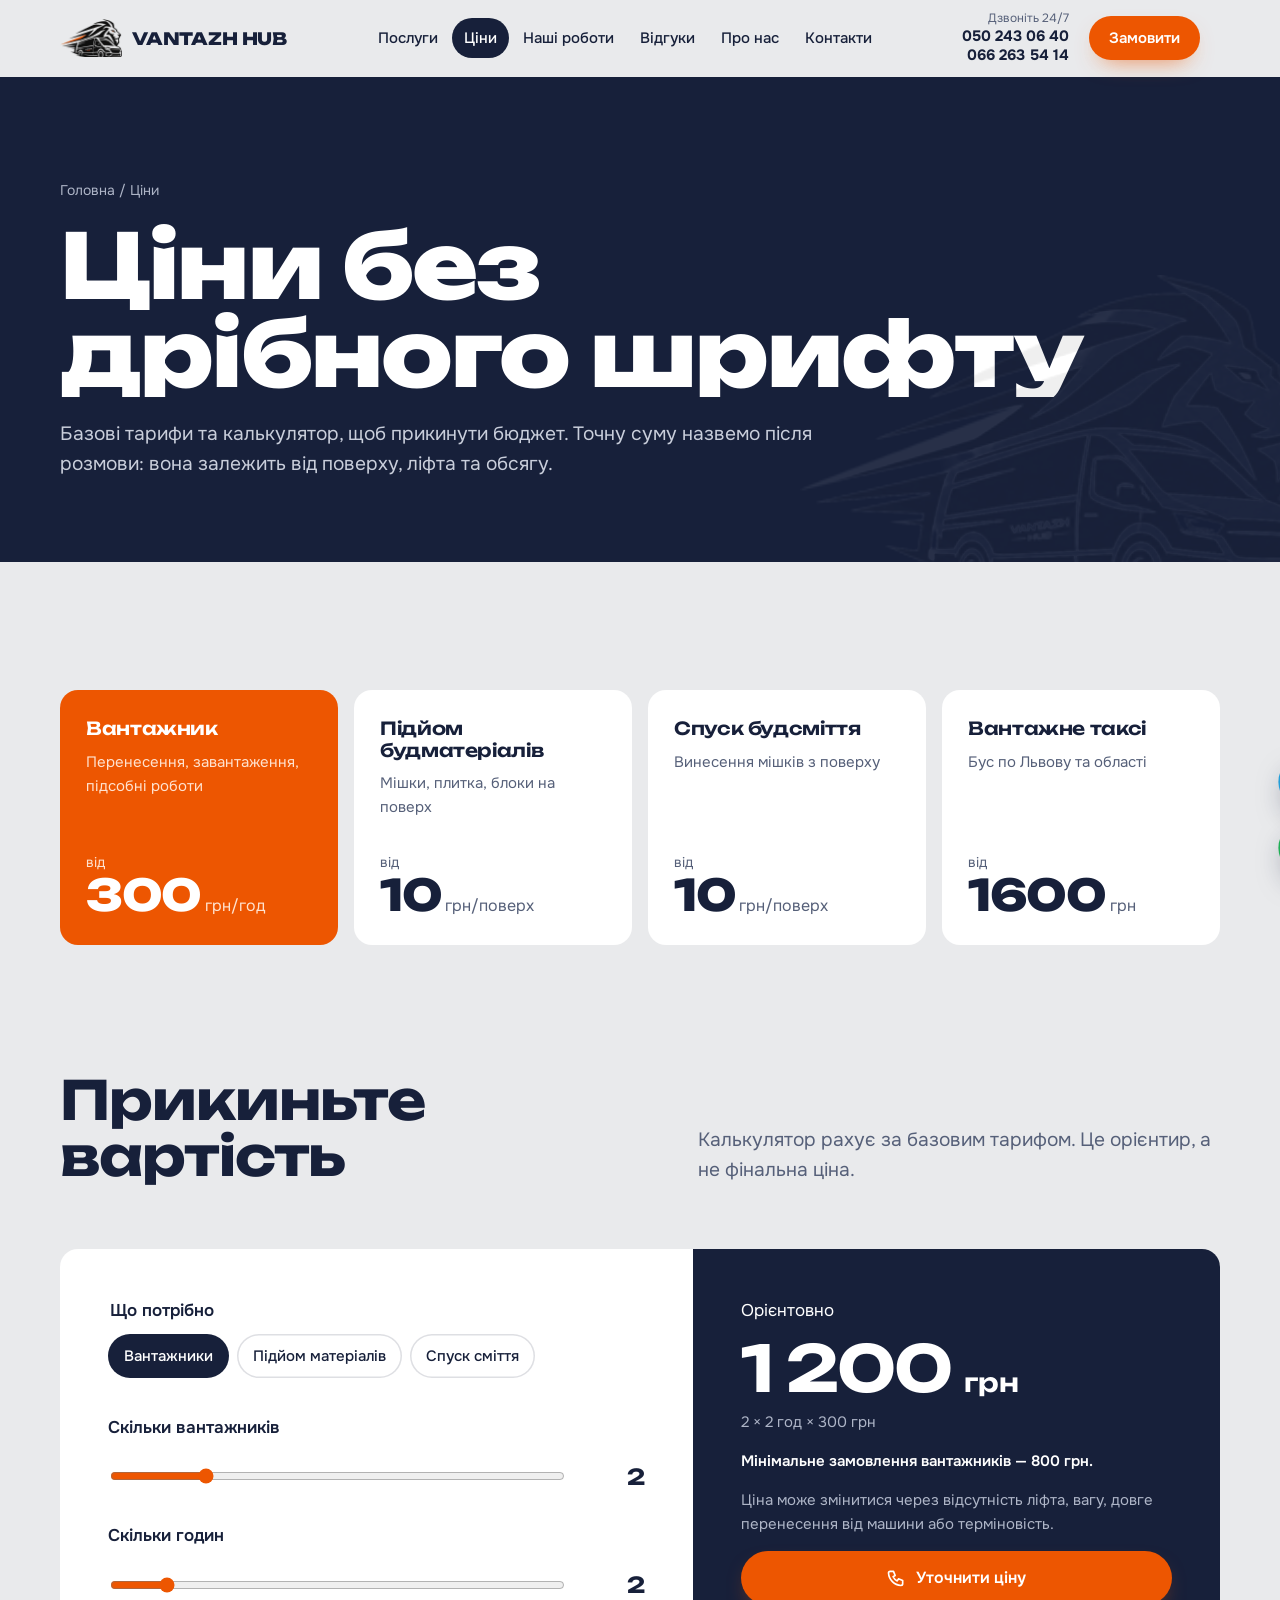
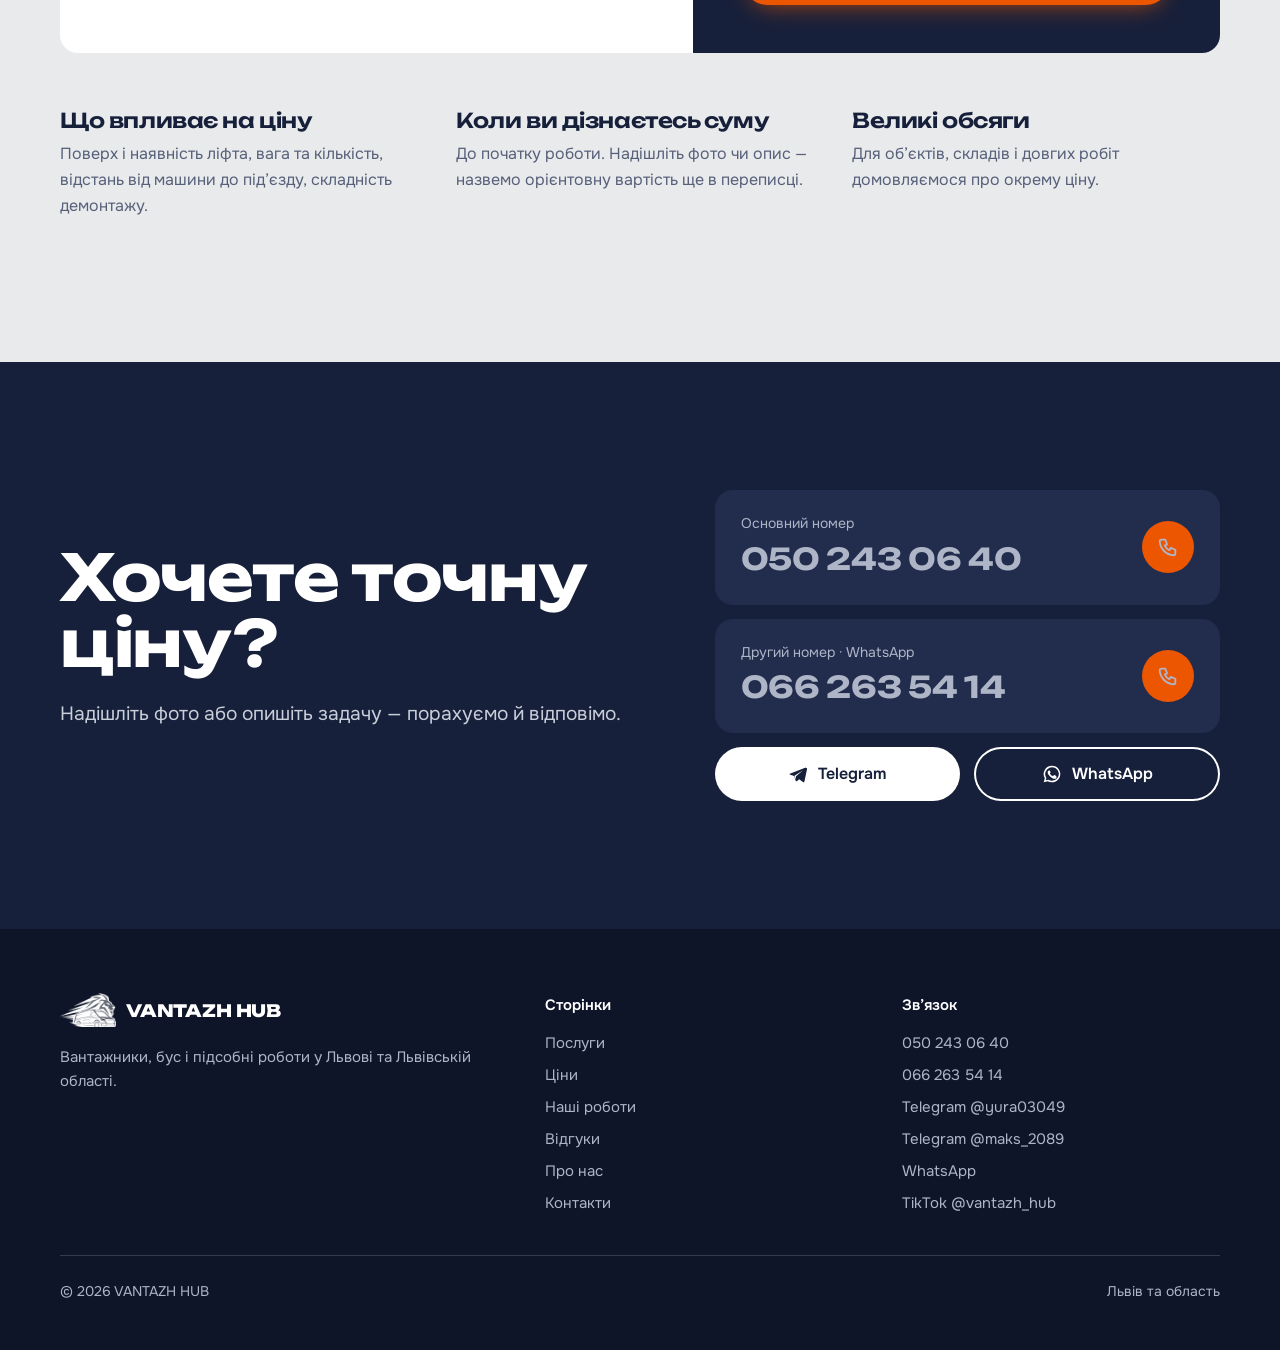
<file: tsiny.html>
<!DOCTYPE html>
<html lang="uk">
<head>
<meta charset="UTF-8">
<meta name="viewport" content="width=device-width, initial-scale=1, viewport-fit=cover">
<title>Ціни на послуги вантажників у Львові — VANTAZH HUB</title>
<meta name="description" content="Тарифи VANTAZH HUB: вантажники від 300 грн/год, підйом будматеріалів і спуск сміття від 10 грн/поверх, вантажне таксі від 1600 грн. Калькулятор вартості.">
<link rel="canonical" href="https://vantazhhub.lviv.ua/tsiny.html">
<meta name="theme-color" content="#17203A">
<meta property="og:type" content="website">
<meta property="og:site_name" content="VANTAZH HUB">
<meta property="og:locale" content="uk_UA">
<meta property="og:title" content="Ціни на послуги вантажників у Львові — VANTAZH HUB">
<meta property="og:description" content="Тарифи VANTAZH HUB: вантажники від 300 грн/год, підйом будматеріалів і спуск сміття від 10 грн/поверх, вантажне таксі від 1600 грн. Калькулятор вартості.">
<meta property="og:url" content="https://vantazhhub.lviv.ua/tsiny.html">
<meta property="og:image" content="https://vantazhhub.lviv.ua/img/og-logo.png">
<meta property="og:image:width" content="1200">
<meta property="og:image:height" content="630">
<meta name="twitter:card" content="summary_large_image">
<link rel="icon" type="image/png" href="img/favicon.png">
<link rel="apple-touch-icon" href="img/favicon.png">
<link rel="preload" href="assets/fonts/unbounded.woff" as="font" type="font/woff" crossorigin>
<link rel="preload" href="assets/fonts/onest.woff" as="font" type="font/woff" crossorigin>
<link rel="stylesheet" href="assets/style.css?v=8">
<script>try{if(sessionStorage.getItem('vh-shutter')==='1'&&!matchMedia('(prefers-reduced-motion: reduce)').matches)document.documentElement.classList.add('arriving')}catch(e){}</script>
<script async src="https://www.googletagmanager.com/gtag/js?id=G-BR3HJHEDF2"></script>
<script>window.dataLayer=window.dataLayer||[];function gtag(){dataLayer.push(arguments);}gtag('js',new Date());gtag('config','G-BR3HJHEDF2');</script>
<script type="application/ld+json">{"@context": "https://schema.org", "@type": "MovingCompany", "name": "VANTAZH HUB", "url": "https://vantazhhub.lviv.ua/", "image": "https://vantazhhub.lviv.ua/img/og.jpg", "logo": "https://vantazhhub.lviv.ua/img/logo.png", "telephone": ["+380502430640", "+380662635414"], "areaServed": [{"@type": "City", "name": "Львів"}, {"@type": "AdministrativeArea", "name": "Львівська область"}], "address": {"@type": "PostalAddress", "addressLocality": "Львів", "addressCountry": "UA"}, "priceRange": "від 300 грн/год", "sameAs": ["https://www.tiktok.com/@vantazh_hub", "https://t.me/yura03049", "https://t.me/maks_2089"], "openingHours": "Mo-Su 00:00-23:59"}</script>
</head>
<body>
<div class="shutter" aria-hidden="true"><img src="img/mark.png" alt=""></div>
<a class="sr" href="#main">Перейти до змісту</a>
<header class="hdr">
  <div class="wrap">
    <a class="brand" href="index.html" aria-label="VANTAZH HUB — на головну"><img src="img/mark.png" alt="" width="62" height="38"><b>VANTAZH<span> </span>HUB</b></a>
    <nav class="nav" aria-label="Основне меню"><a href="posluhy.html">Послуги</a><a href="tsiny.html" aria-current=page>Ціни</a><a href="roboty.html">Наші роботи</a><a href="vidguky.html">Відгуки</a><a href="pro-nas.html">Про нас</a><a href="kontakty.html">Контакти</a></nav>
    <div class="hdr-act">
      <div class="hdr-call"><small>Дзвоніть 24/7</small><a href="tel:+380502430640">050 243 06 40</a><a href="tel:+380662635414">066 263 54 14</a></div>
      <a class="btn btn-o btn-sm" href="kontakty.html#form">Замовити</a>
      <div class="hdr-callwrap">
        <button class="hdr-ic" type="button" aria-label="Подзвонити" aria-expanded="false" aria-controls="callpop"><svg viewBox="0 0 24 24" fill="none" stroke="currentColor" stroke-width="2" stroke-linecap="round" stroke-linejoin="round" aria-hidden="true"><path d="M5 4h4l2 5-2.5 1.5a11 11 0 0 0 5 5L15 13l5 2v4a2 2 0 0 1-2 2A16 16 0 0 1 3 6a2 2 0 0 1 2-2"/></svg></button>
        <div class="callpop" id="callpop" hidden><a href="tel:+380502430640"><svg viewBox="0 0 24 24" fill="none" stroke="currentColor" stroke-width="2" stroke-linecap="round" stroke-linejoin="round" aria-hidden="true"><path d="M5 4h4l2 5-2.5 1.5a11 11 0 0 0 5 5L15 13l5 2v4a2 2 0 0 1-2 2A16 16 0 0 1 3 6a2 2 0 0 1 2-2"/></svg> 050 243 06 40</a><a href="tel:+380662635414"><svg viewBox="0 0 24 24" fill="none" stroke="currentColor" stroke-width="2" stroke-linecap="round" stroke-linejoin="round" aria-hidden="true"><path d="M5 4h4l2 5-2.5 1.5a11 11 0 0 0 5 5L15 13l5 2v4a2 2 0 0 1-2 2A16 16 0 0 1 3 6a2 2 0 0 1 2-2"/></svg> 066 263 54 14</a></div>
      </div>
    </div>
    <button class="burger" aria-label="Відкрити меню" aria-expanded="false" aria-controls="mnav"><i></i></button>
  </div>
</header>
<nav class="mnav" id="mnav" aria-label="Мобільне меню">
  <a href="index.html">Головна</a>
  <a href="posluhy.html">Послуги</a><a href="tsiny.html" aria-current=page>Ціни</a><a href="roboty.html">Наші роботи</a><a href="vidguky.html">Відгуки</a><a href="pro-nas.html">Про нас</a><a href="kontakty.html">Контакти</a>
  <div class="mnav-phones"><a href="tel:+380502430640">050 243 06 40</a><a href="tel:+380662635414">066 263 54 14</a></div>
</nav>
<main id="main">
<section class="phead">
  <img class="phead-mark" src="img/mark.png" alt="" aria-hidden="true">
  <div class="wrap">
    <p class="crumbs"><a href="index.html">Головна</a> / Ціни</p>
    <h1><span class="ln"><span>Ціни без</span></span><span class="ln"><span>дрібного шрифту</span></span></h1>
    <p class="lead">Базові тарифи та калькулятор, щоб прикинути бюджет. Точну суму назвемо після розмови: вона залежить від поверху, ліфта та обсягу.</p>
    
  </div>
</section>
<section class="sec">
  <div class="wrap">
    <div class="prices">
      <div class="price hl"><h3>Вантажник</h3><p>Перенесення, завантаження, підсобні роботи</p><div class="amt"><small>від</small><b>300</b><i>грн/год</i></div></div>
      <div class="price"><h3>Підйом будматеріалів</h3><p>Мішки, плитка, блоки на поверх</p><div class="amt"><small>від</small><b>10</b><i>грн/поверх</i></div></div>
      <div class="price"><h3>Спуск будсміття</h3><p>Винесення мішків з поверху</p><div class="amt"><small>від</small><b>10</b><i>грн/поверх</i></div></div>
      <div class="price"><h3>Вантажне таксі</h3><p>Бус по Львову та області</p><div class="amt"><small>від</small><b>1600</b><i>грн</i></div></div>
    </div>
  </div>
</section>
<section class="sec" style="padding-top:0">
  <div class="wrap">
    <div class="sec-head"><h2>Прикиньте вартість</h2><p class="lead">Калькулятор рахує за базовим тарифом. Це орієнтир, а не фінальна ціна.</p></div>
    <div class="calc">
      <div class="calc-in">
        <fieldset class="fld" style="border:0;padding:0;margin:0"><legend style="font-weight:600;margin-bottom:10px">Що потрібно</legend>
          <div class="seg">
            <label><input type="radio" name="mode" value="movers" checked><span>Вантажники</span></label>
            <label><input type="radio" name="mode" value="up"><span>Підйом матеріалів</span></label>
            <label><input type="radio" name="mode" value="down"><span>Спуск сміття</span></label>
          </div>
        </fieldset>
        <label class="fld"><span data-la>Скільки вантажників</span><span class="range-row"><input id="ra" type="range"><output data-oa>2</output></span></label>
        <label class="fld"><span data-lb>Скільки годин</span><span class="range-row"><input id="rb" type="range"><output data-ob>2</output></span></label>
      </div>
      <div class="calc-out" aria-live="polite">
        <span>Орієнтовно</span>
        <div class="tot"><b>1 000</b> <small>грн</small></div>
        <p data-expl></p>
        <p data-min hidden>Мінімальне замовлення вантажників — 800 грн.</p>
        <p>Ціна може змінитися через відсутність ліфта, вагу, довге перенесення від машини або терміновість.</p>
        <a class="btn btn-o" href="tel:+380502430640"><svg viewBox="0 0 24 24" fill="none" stroke="currentColor" stroke-width="2" stroke-linecap="round" stroke-linejoin="round" aria-hidden="true"><path d="M5 4h4l2 5-2.5 1.5a11 11 0 0 0 5 5L15 13l5 2v4a2 2 0 0 1-2 2A16 16 0 0 1 3 6a2 2 0 0 1 2-2"/></svg> Уточнити ціну</a>
      </div>
    </div>
    <div class="notes">
      <div><h3>Що впливає на ціну</h3><p>Поверх і наявність ліфта, вага та кількість, відстань від машини до під’єзду, складність демонтажу.</p></div>
      <div><h3>Коли ви дізнаєтесь суму</h3><p>До початку роботи. Надішліть фото чи опис — назвемо орієнтовну вартість ще в переписці.</p></div>
      <div><h3>Великі обсяги</h3><p>Для об’єктів, складів і довгих робіт домовляємося про окрему ціну.</p></div>
    </div>
  </div>
</section>
<section class="sec inv cta">
  <div class="wrap">
    <div><h2>Хочете точну ціну?</h2><p class="lead" style="margin-top:22px">Надішліть фото або опишіть задачу — порахуємо й відповімо.</p></div>
    <div class="phones">
      <a class="phone-big" href="tel:+380502430640"><span><span>Основний номер</span><b>050 243 06 40</b></span><span class="ic"><svg viewBox="0 0 24 24" fill="none" stroke="currentColor" stroke-width="2" stroke-linecap="round" stroke-linejoin="round" aria-hidden="true"><path d="M5 4h4l2 5-2.5 1.5a11 11 0 0 0 5 5L15 13l5 2v4a2 2 0 0 1-2 2A16 16 0 0 1 3 6a2 2 0 0 1 2-2"/></svg></span></a>
      <a class="phone-big" href="tel:+380662635414"><span><span>Другий номер · WhatsApp</span><b>066 263 54 14</b></span><span class="ic"><svg viewBox="0 0 24 24" fill="none" stroke="currentColor" stroke-width="2" stroke-linecap="round" stroke-linejoin="round" aria-hidden="true"><path d="M5 4h4l2 5-2.5 1.5a11 11 0 0 0 5 5L15 13l5 2v4a2 2 0 0 1-2 2A16 16 0 0 1 3 6a2 2 0 0 1 2-2"/></svg></span></a>
      <div class="msgs"><a class="btn btn-w" href="https://t.me/yura03049" target="_blank" rel="noopener"><svg viewBox="0 0 24 24" fill="currentColor" aria-hidden="true"><path d="M21.4 4.2 2.9 11.3c-1.3.5-1.2 1.3-.2 1.6l4.7 1.5 1.8 5.6c.2.6.4.8.9.8.4 0 .6-.2.9-.4l2.3-2.2 4.7 3.5c.9.5 1.5.2 1.7-.8l3.1-14.6c.3-1.3-.5-1.9-1.4-1.5ZM9.6 14.6l-.4 4 -1.4-4.6 10.3-6.5-8.5 7.1Z"/></svg> Telegram</a><a class="btn btn-g" href="https://wa.me/380662635414" target="_blank" rel="noopener"><svg viewBox="0 0 24 24" fill="currentColor" aria-hidden="true"><path d="M12 2a10 10 0 0 0-8.6 15.1L2 22l5-1.3A10 10 0 1 0 12 2Zm0 18.2a8.2 8.2 0 0 1-4.2-1.2l-.3-.2-3 .8.8-2.9-.2-.3A8.2 8.2 0 1 1 12 20.2Zm4.5-6.1c-.2-.1-1.5-.7-1.7-.8-.2-.1-.4-.1-.6.1l-.8 1c-.1.2-.3.2-.5.1a6.7 6.7 0 0 1-3.3-2.9c-.3-.4.3-.4.7-1.3.1-.2 0-.3 0-.4l-.8-1.8c-.2-.5-.4-.4-.6-.4h-.5a1 1 0 0 0-.7.3 3 3 0 0 0-.9 2.2 5.2 5.2 0 0 0 1.1 2.8 11.9 11.9 0 0 0 4.6 4c1.7.7 2.3.8 3.2.6.5-.1 1.5-.6 1.7-1.2.2-.6.2-1.1.1-1.2l-.4-.2Z"/></svg> WhatsApp</a></div>
    </div>
  </div>
</section>
</main>
<footer class="ftr">
  <div class="wrap">
    <div>
      <a class="brand" href="index.html"><img src="img/mark.png" alt="" width="56" height="34"><b>VANTAZH HUB</b></a>
      <p style="margin-top:18px">Вантажники, бус і підсобні роботи у Львові та Львівській області.</p>
    </div>
    <div><h4>Сторінки</h4><ul><li><a href="posluhy.html">Послуги</a></li><li><a href="tsiny.html">Ціни</a></li><li><a href="roboty.html">Наші роботи</a></li><li><a href="vidguky.html">Відгуки</a></li><li><a href="pro-nas.html">Про нас</a></li><li><a href="kontakty.html">Контакти</a></li></ul></div>
    <div><h4>Зв’язок</h4><ul>
      <li><a href="tel:+380502430640">050 243 06 40</a></li><li><a href="tel:+380662635414">066 263 54 14</a></li>
      <li><a href="https://t.me/yura03049" target="_blank" rel="noopener">Telegram @yura03049</a></li><li><a href="https://t.me/maks_2089" target="_blank" rel="noopener">Telegram @maks_2089</a></li><li><a href="https://wa.me/380662635414" target="_blank" rel="noopener">WhatsApp</a></li>
      <li><a href="https://www.tiktok.com/@vantazh_hub" target="_blank" rel="noopener">TikTok @vantazh_hub</a></li></ul></div>
    <div class="copy"><span>© <span data-year>2026</span> VANTAZH HUB</span><span>Львів та область</span></div>
  </div>
</footer>
<div class="mbar" aria-label="Швидкий зв’язок">
  <a href="tel:+380502430640"><svg viewBox="0 0 24 24" fill="none" stroke="currentColor" stroke-width="2" stroke-linecap="round" stroke-linejoin="round" aria-hidden="true"><path d="M5 4h4l2 5-2.5 1.5a11 11 0 0 0 5 5L15 13l5 2v4a2 2 0 0 1-2 2A16 16 0 0 1 3 6a2 2 0 0 1 2-2"/></svg> Подзвонити</a>
  <a href="https://t.me/yura03049" target="_blank" rel="noopener" aria-label="Telegram"><svg viewBox="0 0 24 24" fill="currentColor" aria-hidden="true"><path d="M21.4 4.2 2.9 11.3c-1.3.5-1.2 1.3-.2 1.6l4.7 1.5 1.8 5.6c.2.6.4.8.9.8.4 0 .6-.2.9-.4l2.3-2.2 4.7 3.5c.9.5 1.5.2 1.7-.8l3.1-14.6c.3-1.3-.5-1.9-1.4-1.5ZM9.6 14.6l-.4 4 -1.4-4.6 10.3-6.5-8.5 7.1Z"/></svg> Telegram</a>
  <a href="https://wa.me/380662635414" target="_blank" rel="noopener" aria-label="WhatsApp"><svg viewBox="0 0 24 24" fill="currentColor" aria-hidden="true"><path d="M12 2a10 10 0 0 0-8.6 15.1L2 22l5-1.3A10 10 0 1 0 12 2Zm0 18.2a8.2 8.2 0 0 1-4.2-1.2l-.3-.2-3 .8.8-2.9-.2-.3A8.2 8.2 0 1 1 12 20.2Zm4.5-6.1c-.2-.1-1.5-.7-1.7-.8-.2-.1-.4-.1-.6.1l-.8 1c-.1.2-.3.2-.5.1a6.7 6.7 0 0 1-3.3-2.9c-.3-.4.3-.4.7-1.3.1-.2 0-.3 0-.4l-.8-1.8c-.2-.5-.4-.4-.6-.4h-.5a1 1 0 0 0-.7.3 3 3 0 0 0-.9 2.2 5.2 5.2 0 0 0 1.1 2.8 11.9 11.9 0 0 0 4.6 4c1.7.7 2.3.8 3.2.6.5-.1 1.5-.6 1.7-1.2.2-.6.2-1.1.1-1.2l-.4-.2Z"/></svg> WhatsApp</a>
</div>
<div class="fab" aria-label="Написати нам">
  <a href="https://t.me/yura03049" target="_blank" rel="noopener" aria-label="Написати в Telegram" data-tip="Telegram"><svg viewBox="0 0 24 24" fill="currentColor" aria-hidden="true"><path d="M21.4 4.2 2.9 11.3c-1.3.5-1.2 1.3-.2 1.6l4.7 1.5 1.8 5.6c.2.6.4.8.9.8.4 0 .6-.2.9-.4l2.3-2.2 4.7 3.5c.9.5 1.5.2 1.7-.8l3.1-14.6c.3-1.3-.5-1.9-1.4-1.5ZM9.6 14.6l-.4 4 -1.4-4.6 10.3-6.5-8.5 7.1Z"/></svg></a>
  <a href="https://wa.me/380662635414" target="_blank" rel="noopener" aria-label="Написати у WhatsApp" data-tip="WhatsApp"><svg viewBox="0 0 24 24" fill="currentColor" aria-hidden="true"><path d="M12 2a10 10 0 0 0-8.6 15.1L2 22l5-1.3A10 10 0 1 0 12 2Zm0 18.2a8.2 8.2 0 0 1-4.2-1.2l-.3-.2-3 .8.8-2.9-.2-.3A8.2 8.2 0 1 1 12 20.2Zm4.5-6.1c-.2-.1-1.5-.7-1.7-.8-.2-.1-.4-.1-.6.1l-.8 1c-.1.2-.3.2-.5.1a6.7 6.7 0 0 1-3.3-2.9c-.3-.4.3-.4.7-1.3.1-.2 0-.3 0-.4l-.8-1.8c-.2-.5-.4-.4-.6-.4h-.5a1 1 0 0 0-.7.3 3 3 0 0 0-.9 2.2 5.2 5.2 0 0 0 1.1 2.8 11.9 11.9 0 0 0 4.6 4c1.7.7 2.3.8 3.2.6.5-.1 1.5-.6 1.7-1.2.2-.6.2-1.1.1-1.2l-.4-.2Z"/></svg></a>
</div>
<div class="peek" aria-hidden="true"><img alt=""></div>
<script src="assets/reviews.js?v=8"></script>
<script src="assets/main.js?v=8"></script>
</body>
</html>
</file>
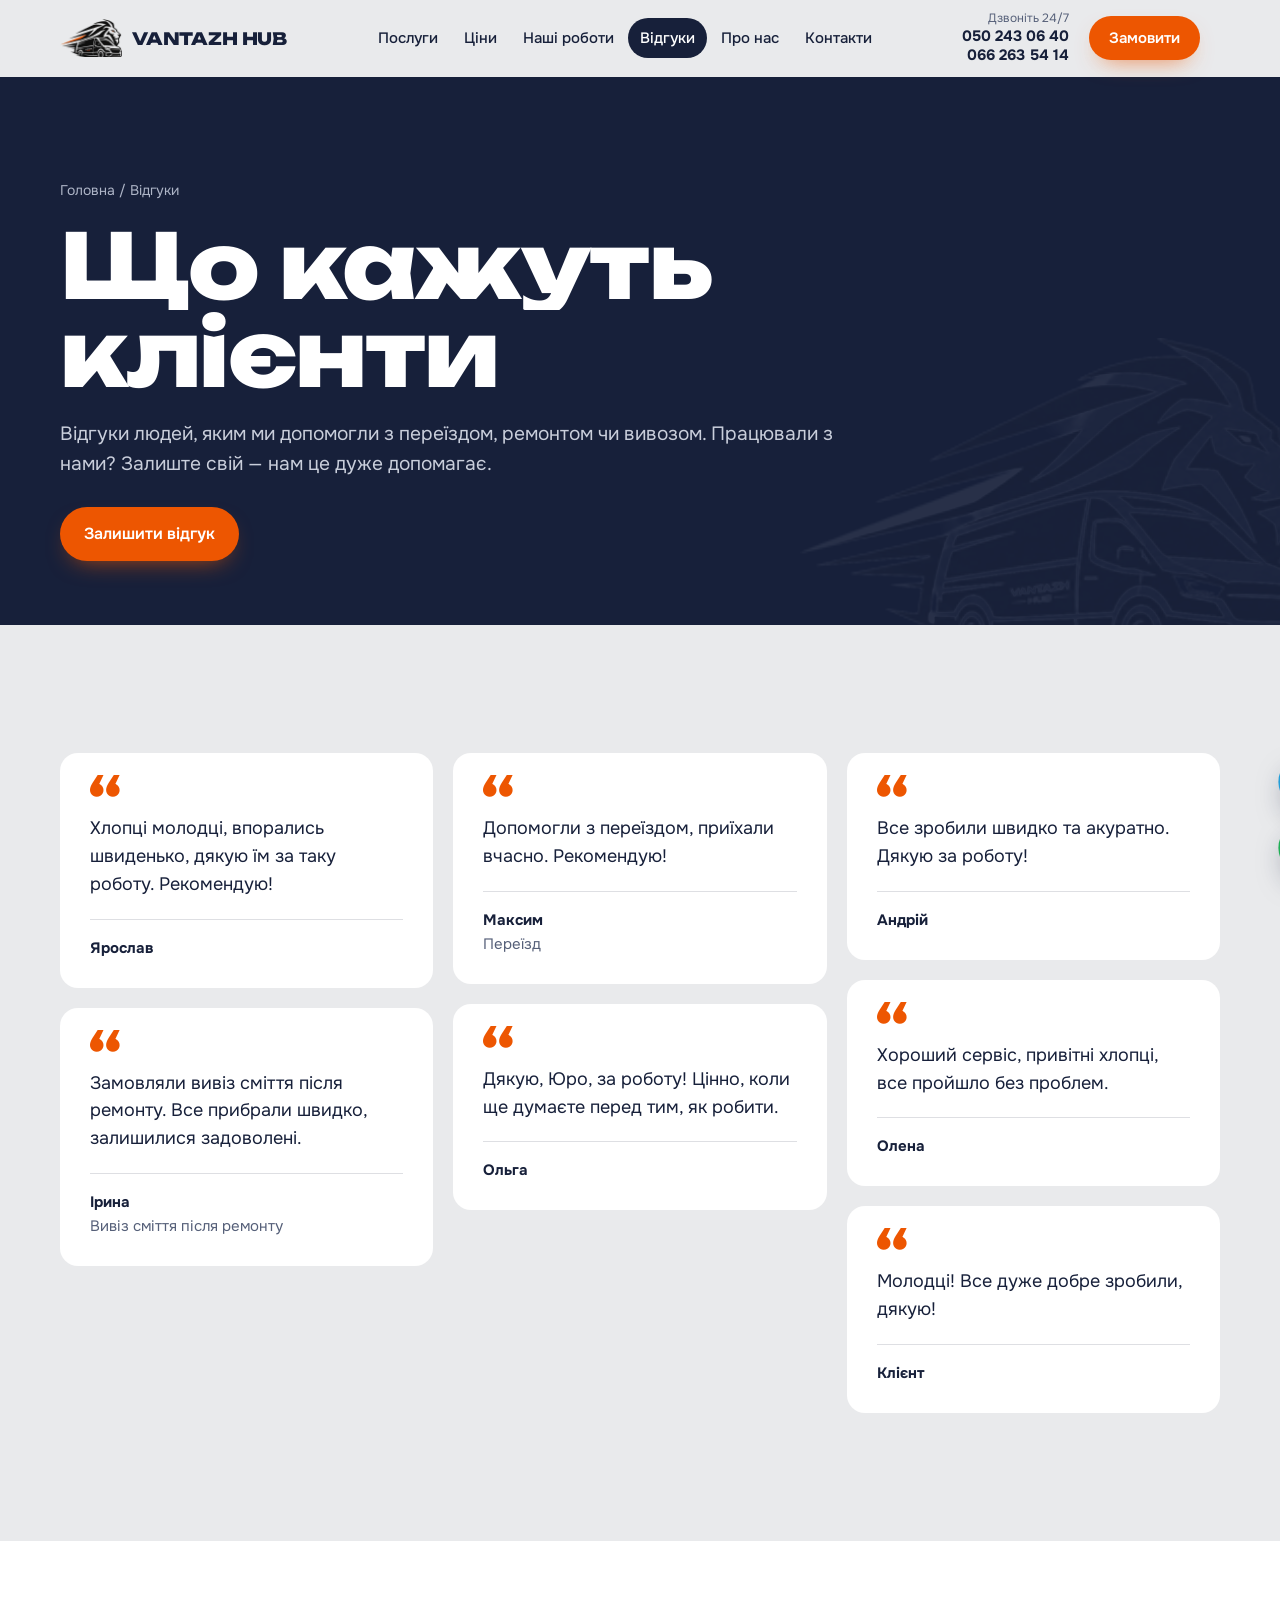
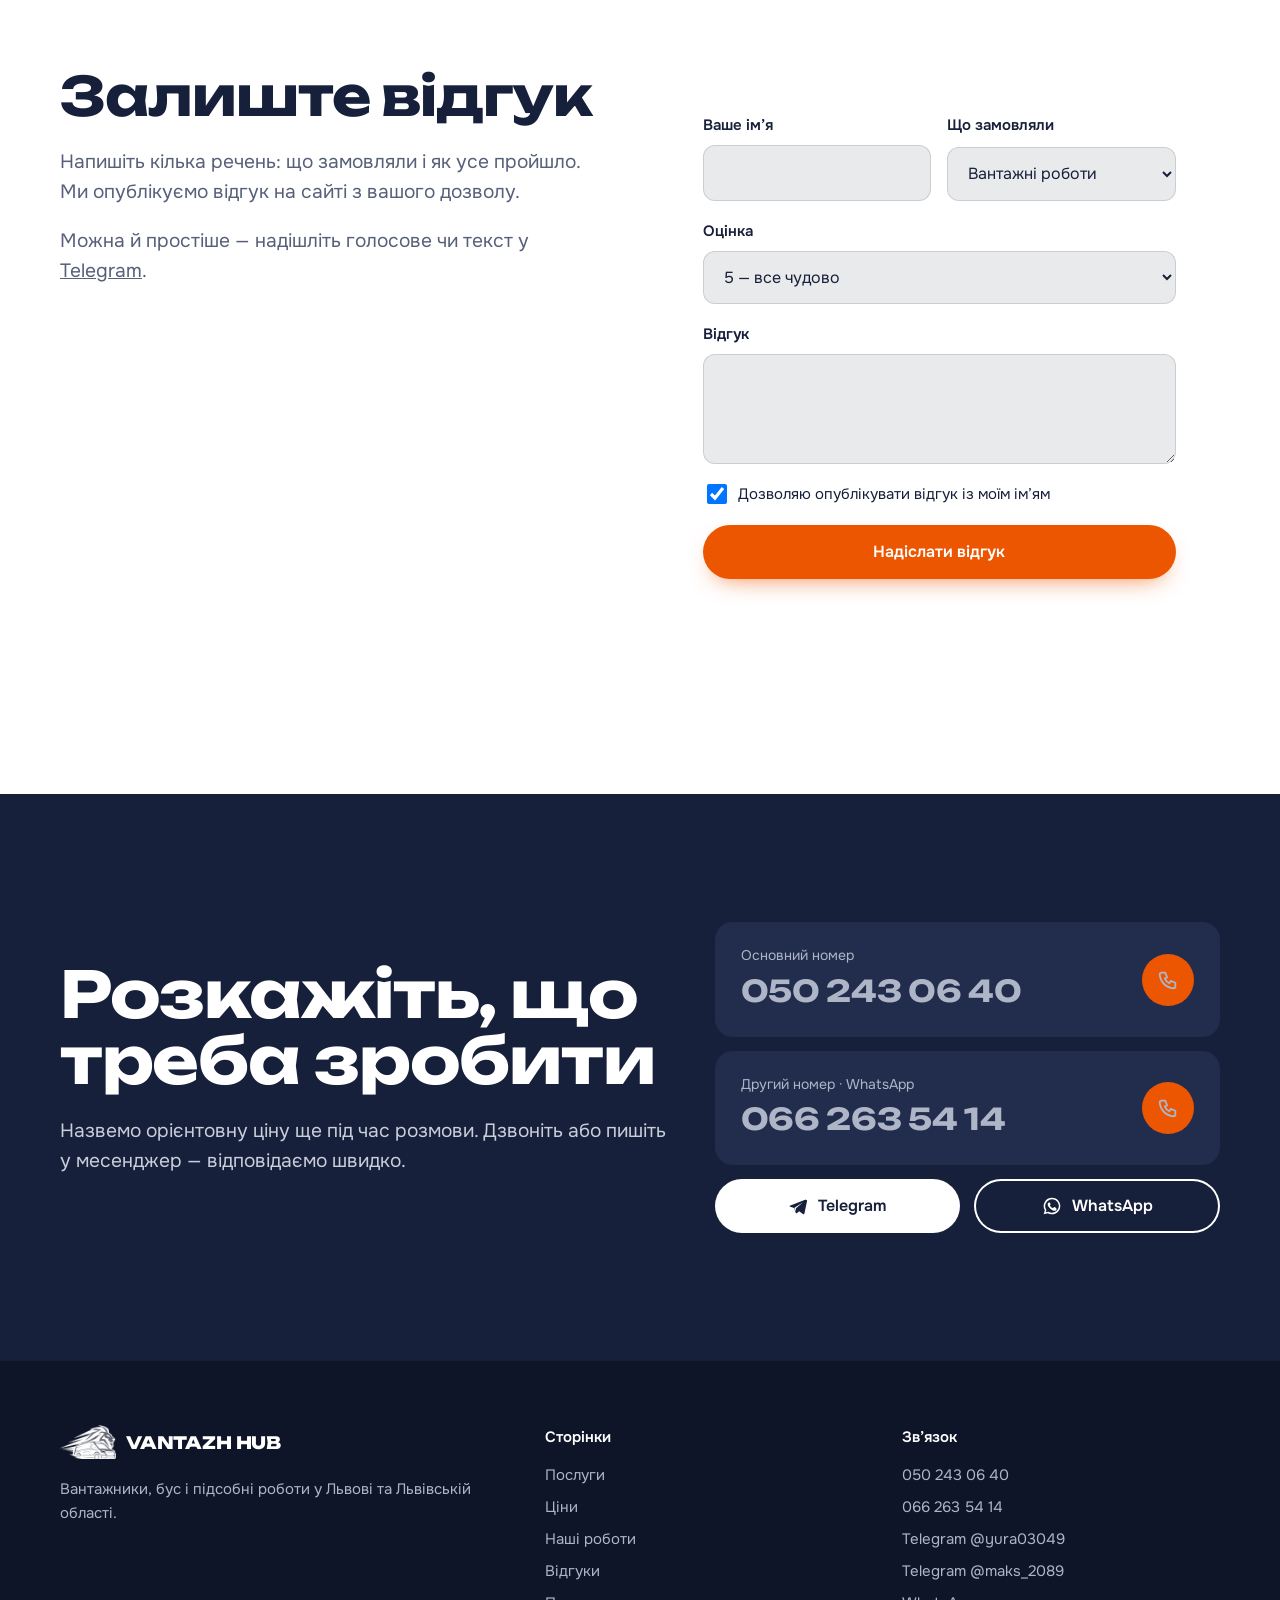
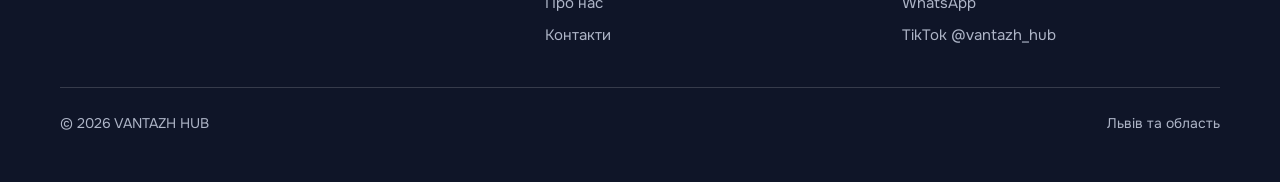
<file: vidguky.html>
<!DOCTYPE html>
<html lang="uk">
<head>
<meta charset="UTF-8">
<meta name="viewport" content="width=device-width, initial-scale=1, viewport-fit=cover">
<title>Відгуки клієнтів — VANTAZH HUB, вантажники у Львові</title>
<meta name="description" content="Відгуки клієнтів про вантажників VANTAZH HUB у Львові та області. Залиште свій відгук про нашу роботу.">
<link rel="canonical" href="https://vantazhhub.lviv.ua/vidguky.html">
<meta name="theme-color" content="#17203A">
<meta property="og:type" content="website">
<meta property="og:site_name" content="VANTAZH HUB">
<meta property="og:locale" content="uk_UA">
<meta property="og:title" content="Відгуки клієнтів — VANTAZH HUB, вантажники у Львові">
<meta property="og:description" content="Відгуки клієнтів про вантажників VANTAZH HUB у Львові та області. Залиште свій відгук про нашу роботу.">
<meta property="og:url" content="https://vantazhhub.lviv.ua/vidguky.html">
<meta property="og:image" content="https://vantazhhub.lviv.ua/img/og-logo.png">
<meta property="og:image:width" content="1200">
<meta property="og:image:height" content="630">
<meta name="twitter:card" content="summary_large_image">
<link rel="icon" type="image/png" href="img/favicon.png">
<link rel="apple-touch-icon" href="img/favicon.png">
<link rel="preload" href="assets/fonts/unbounded.woff" as="font" type="font/woff" crossorigin>
<link rel="preload" href="assets/fonts/onest.woff" as="font" type="font/woff" crossorigin>
<link rel="stylesheet" href="assets/style.css?v=8">
<script>try{if(sessionStorage.getItem('vh-shutter')==='1'&&!matchMedia('(prefers-reduced-motion: reduce)').matches)document.documentElement.classList.add('arriving')}catch(e){}</script>
<script async src="https://www.googletagmanager.com/gtag/js?id=G-BR3HJHEDF2"></script>
<script>window.dataLayer=window.dataLayer||[];function gtag(){dataLayer.push(arguments);}gtag('js',new Date());gtag('config','G-BR3HJHEDF2');</script>
<script type="application/ld+json">{"@context": "https://schema.org", "@type": "MovingCompany", "name": "VANTAZH HUB", "url": "https://vantazhhub.lviv.ua/", "image": "https://vantazhhub.lviv.ua/img/og.jpg", "logo": "https://vantazhhub.lviv.ua/img/logo.png", "telephone": ["+380502430640", "+380662635414"], "areaServed": [{"@type": "City", "name": "Львів"}, {"@type": "AdministrativeArea", "name": "Львівська область"}], "address": {"@type": "PostalAddress", "addressLocality": "Львів", "addressCountry": "UA"}, "priceRange": "від 300 грн/год", "sameAs": ["https://www.tiktok.com/@vantazh_hub", "https://t.me/yura03049", "https://t.me/maks_2089"], "openingHours": "Mo-Su 00:00-23:59"}</script>
</head>
<body>
<div class="shutter" aria-hidden="true"><img src="img/mark.png" alt=""></div>
<a class="sr" href="#main">Перейти до змісту</a>
<header class="hdr">
  <div class="wrap">
    <a class="brand" href="index.html" aria-label="VANTAZH HUB — на головну"><img src="img/mark.png" alt="" width="62" height="38"><b>VANTAZH<span> </span>HUB</b></a>
    <nav class="nav" aria-label="Основне меню"><a href="posluhy.html">Послуги</a><a href="tsiny.html">Ціни</a><a href="roboty.html">Наші роботи</a><a href="vidguky.html" aria-current=page>Відгуки</a><a href="pro-nas.html">Про нас</a><a href="kontakty.html">Контакти</a></nav>
    <div class="hdr-act">
      <div class="hdr-call"><small>Дзвоніть 24/7</small><a href="tel:+380502430640">050 243 06 40</a><a href="tel:+380662635414">066 263 54 14</a></div>
      <a class="btn btn-o btn-sm" href="kontakty.html#form">Замовити</a>
      <div class="hdr-callwrap">
        <button class="hdr-ic" type="button" aria-label="Подзвонити" aria-expanded="false" aria-controls="callpop"><svg viewBox="0 0 24 24" fill="none" stroke="currentColor" stroke-width="2" stroke-linecap="round" stroke-linejoin="round" aria-hidden="true"><path d="M5 4h4l2 5-2.5 1.5a11 11 0 0 0 5 5L15 13l5 2v4a2 2 0 0 1-2 2A16 16 0 0 1 3 6a2 2 0 0 1 2-2"/></svg></button>
        <div class="callpop" id="callpop" hidden><a href="tel:+380502430640"><svg viewBox="0 0 24 24" fill="none" stroke="currentColor" stroke-width="2" stroke-linecap="round" stroke-linejoin="round" aria-hidden="true"><path d="M5 4h4l2 5-2.5 1.5a11 11 0 0 0 5 5L15 13l5 2v4a2 2 0 0 1-2 2A16 16 0 0 1 3 6a2 2 0 0 1 2-2"/></svg> 050 243 06 40</a><a href="tel:+380662635414"><svg viewBox="0 0 24 24" fill="none" stroke="currentColor" stroke-width="2" stroke-linecap="round" stroke-linejoin="round" aria-hidden="true"><path d="M5 4h4l2 5-2.5 1.5a11 11 0 0 0 5 5L15 13l5 2v4a2 2 0 0 1-2 2A16 16 0 0 1 3 6a2 2 0 0 1 2-2"/></svg> 066 263 54 14</a></div>
      </div>
    </div>
    <button class="burger" aria-label="Відкрити меню" aria-expanded="false" aria-controls="mnav"><i></i></button>
  </div>
</header>
<nav class="mnav" id="mnav" aria-label="Мобільне меню">
  <a href="index.html">Головна</a>
  <a href="posluhy.html">Послуги</a><a href="tsiny.html">Ціни</a><a href="roboty.html">Наші роботи</a><a href="vidguky.html" aria-current=page>Відгуки</a><a href="pro-nas.html">Про нас</a><a href="kontakty.html">Контакти</a>
  <div class="mnav-phones"><a href="tel:+380502430640">050 243 06 40</a><a href="tel:+380662635414">066 263 54 14</a></div>
</nav>
<main id="main">
<section class="phead">
  <img class="phead-mark" src="img/mark.png" alt="" aria-hidden="true">
  <div class="wrap">
    <p class="crumbs"><a href="index.html">Головна</a> / Відгуки</p>
    <h1><span class="ln"><span>Що кажуть</span></span><span class="ln"><span>клієнти</span></span></h1>
    <p class="lead">Відгуки людей, яким ми допомогли з переїздом, ремонтом чи вивозом. Працювали з нами? Залиште свій — нам це дуже допомагає.</p>
    <div class="btns" style="margin-top:28px"><a class="btn btn-o" href="#leave">Залишити відгук</a></div>
  </div>
</section>
<section class="sec">
  <div class="wrap">
    <div class="revs revs-all" data-reviews></div>
  </div>
</section>
<section class="sec white" id="leave" style="scroll-margin-top:76px">
  <div class="wrap contact-grid">
    <div>
      <h2>Залиште відгук</h2>
      <p class="lead" style="margin-top:22px">Напишіть кілька речень: що замовляли і як усе пройшло. Ми опублікуємо відгук на сайті з вашого дозволу.</p>
      <p class="lead">Можна й простіше — надішліть голосове чи текст у <a href="https://t.me/yura03049" target="_blank" rel="noopener">Telegram</a>.</p>
    </div>
    <form class="form" data-send="Новий відгук з сайту" data-ok="Дякуємо! Відгук отримали — опублікуємо після перевірки." novalidate>
      <div class="row2">
        <label>Ваше ім’я<input name="Ім’я" data-label="Ваше ім’я" required autocomplete="given-name"></label>
        <label>Що замовляли<select name="Послуга"><option>Вантажні роботи</option><option>Підйом будматеріалів</option><option>Спуск і вивіз будсміття</option><option>Утилізація меблів</option><option>Демонтажні роботи</option><option>Квартирні та офісні переїзди</option><option>Складські та підсобні роботи</option><option>Вантажне таксі</option></select></label>
      </div>
      <label>Оцінка<select name="Оцінка"><option>5 — все чудово</option><option>4 — добре</option><option>3 — нормально</option><option>2 — є зауваження</option><option>1 — погано</option></select></label>
      <label>Відгук<textarea name="Відгук" data-label="Відгук" required></textarea></label>
      <label style="grid-template-columns:auto 1fr;align-items:start;font-weight:400"><input type="checkbox" name="Дозвіл на публікацію" value="так" style="width:20px;height:20px;margin-top:2px" checked> Дозволяю опублікувати відгук із моїм ім’ям</label>
      <button class="btn btn-o" type="submit">Надіслати відгук</button>
      <p class="form-msg" role="status"></p>
    </form>
  </div>
</section>
<section class="sec inv cta">
  <div class="wrap">
    <div><h2>Розкажіть, що треба зробити</h2><p class="lead" style="margin-top:22px">Назвемо орієнтовну ціну ще під час розмови. Дзвоніть або пишіть у месенджер — відповідаємо швидко.</p></div>
    <div class="phones">
      <a class="phone-big" href="tel:+380502430640"><span><span>Основний номер</span><b>050 243 06 40</b></span><span class="ic"><svg viewBox="0 0 24 24" fill="none" stroke="currentColor" stroke-width="2" stroke-linecap="round" stroke-linejoin="round" aria-hidden="true"><path d="M5 4h4l2 5-2.5 1.5a11 11 0 0 0 5 5L15 13l5 2v4a2 2 0 0 1-2 2A16 16 0 0 1 3 6a2 2 0 0 1 2-2"/></svg></span></a>
      <a class="phone-big" href="tel:+380662635414"><span><span>Другий номер · WhatsApp</span><b>066 263 54 14</b></span><span class="ic"><svg viewBox="0 0 24 24" fill="none" stroke="currentColor" stroke-width="2" stroke-linecap="round" stroke-linejoin="round" aria-hidden="true"><path d="M5 4h4l2 5-2.5 1.5a11 11 0 0 0 5 5L15 13l5 2v4a2 2 0 0 1-2 2A16 16 0 0 1 3 6a2 2 0 0 1 2-2"/></svg></span></a>
      <div class="msgs"><a class="btn btn-w" href="https://t.me/yura03049" target="_blank" rel="noopener"><svg viewBox="0 0 24 24" fill="currentColor" aria-hidden="true"><path d="M21.4 4.2 2.9 11.3c-1.3.5-1.2 1.3-.2 1.6l4.7 1.5 1.8 5.6c.2.6.4.8.9.8.4 0 .6-.2.9-.4l2.3-2.2 4.7 3.5c.9.5 1.5.2 1.7-.8l3.1-14.6c.3-1.3-.5-1.9-1.4-1.5ZM9.6 14.6l-.4 4 -1.4-4.6 10.3-6.5-8.5 7.1Z"/></svg> Telegram</a><a class="btn btn-g" href="https://wa.me/380662635414" target="_blank" rel="noopener"><svg viewBox="0 0 24 24" fill="currentColor" aria-hidden="true"><path d="M12 2a10 10 0 0 0-8.6 15.1L2 22l5-1.3A10 10 0 1 0 12 2Zm0 18.2a8.2 8.2 0 0 1-4.2-1.2l-.3-.2-3 .8.8-2.9-.2-.3A8.2 8.2 0 1 1 12 20.2Zm4.5-6.1c-.2-.1-1.5-.7-1.7-.8-.2-.1-.4-.1-.6.1l-.8 1c-.1.2-.3.2-.5.1a6.7 6.7 0 0 1-3.3-2.9c-.3-.4.3-.4.7-1.3.1-.2 0-.3 0-.4l-.8-1.8c-.2-.5-.4-.4-.6-.4h-.5a1 1 0 0 0-.7.3 3 3 0 0 0-.9 2.2 5.2 5.2 0 0 0 1.1 2.8 11.9 11.9 0 0 0 4.6 4c1.7.7 2.3.8 3.2.6.5-.1 1.5-.6 1.7-1.2.2-.6.2-1.1.1-1.2l-.4-.2Z"/></svg> WhatsApp</a></div>
    </div>
  </div>
</section>
</main>
<footer class="ftr">
  <div class="wrap">
    <div>
      <a class="brand" href="index.html"><img src="img/mark.png" alt="" width="56" height="34"><b>VANTAZH HUB</b></a>
      <p style="margin-top:18px">Вантажники, бус і підсобні роботи у Львові та Львівській області.</p>
    </div>
    <div><h4>Сторінки</h4><ul><li><a href="posluhy.html">Послуги</a></li><li><a href="tsiny.html">Ціни</a></li><li><a href="roboty.html">Наші роботи</a></li><li><a href="vidguky.html">Відгуки</a></li><li><a href="pro-nas.html">Про нас</a></li><li><a href="kontakty.html">Контакти</a></li></ul></div>
    <div><h4>Зв’язок</h4><ul>
      <li><a href="tel:+380502430640">050 243 06 40</a></li><li><a href="tel:+380662635414">066 263 54 14</a></li>
      <li><a href="https://t.me/yura03049" target="_blank" rel="noopener">Telegram @yura03049</a></li><li><a href="https://t.me/maks_2089" target="_blank" rel="noopener">Telegram @maks_2089</a></li><li><a href="https://wa.me/380662635414" target="_blank" rel="noopener">WhatsApp</a></li>
      <li><a href="https://www.tiktok.com/@vantazh_hub" target="_blank" rel="noopener">TikTok @vantazh_hub</a></li></ul></div>
    <div class="copy"><span>© <span data-year>2026</span> VANTAZH HUB</span><span>Львів та область</span></div>
  </div>
</footer>
<div class="mbar" aria-label="Швидкий зв’язок">
  <a href="tel:+380502430640"><svg viewBox="0 0 24 24" fill="none" stroke="currentColor" stroke-width="2" stroke-linecap="round" stroke-linejoin="round" aria-hidden="true"><path d="M5 4h4l2 5-2.5 1.5a11 11 0 0 0 5 5L15 13l5 2v4a2 2 0 0 1-2 2A16 16 0 0 1 3 6a2 2 0 0 1 2-2"/></svg> Подзвонити</a>
  <a href="https://t.me/yura03049" target="_blank" rel="noopener" aria-label="Telegram"><svg viewBox="0 0 24 24" fill="currentColor" aria-hidden="true"><path d="M21.4 4.2 2.9 11.3c-1.3.5-1.2 1.3-.2 1.6l4.7 1.5 1.8 5.6c.2.6.4.8.9.8.4 0 .6-.2.9-.4l2.3-2.2 4.7 3.5c.9.5 1.5.2 1.7-.8l3.1-14.6c.3-1.3-.5-1.9-1.4-1.5ZM9.6 14.6l-.4 4 -1.4-4.6 10.3-6.5-8.5 7.1Z"/></svg> Telegram</a>
  <a href="https://wa.me/380662635414" target="_blank" rel="noopener" aria-label="WhatsApp"><svg viewBox="0 0 24 24" fill="currentColor" aria-hidden="true"><path d="M12 2a10 10 0 0 0-8.6 15.1L2 22l5-1.3A10 10 0 1 0 12 2Zm0 18.2a8.2 8.2 0 0 1-4.2-1.2l-.3-.2-3 .8.8-2.9-.2-.3A8.2 8.2 0 1 1 12 20.2Zm4.5-6.1c-.2-.1-1.5-.7-1.7-.8-.2-.1-.4-.1-.6.1l-.8 1c-.1.2-.3.2-.5.1a6.7 6.7 0 0 1-3.3-2.9c-.3-.4.3-.4.7-1.3.1-.2 0-.3 0-.4l-.8-1.8c-.2-.5-.4-.4-.6-.4h-.5a1 1 0 0 0-.7.3 3 3 0 0 0-.9 2.2 5.2 5.2 0 0 0 1.1 2.8 11.9 11.9 0 0 0 4.6 4c1.7.7 2.3.8 3.2.6.5-.1 1.5-.6 1.7-1.2.2-.6.2-1.1.1-1.2l-.4-.2Z"/></svg> WhatsApp</a>
</div>
<div class="fab" aria-label="Написати нам">
  <a href="https://t.me/yura03049" target="_blank" rel="noopener" aria-label="Написати в Telegram" data-tip="Telegram"><svg viewBox="0 0 24 24" fill="currentColor" aria-hidden="true"><path d="M21.4 4.2 2.9 11.3c-1.3.5-1.2 1.3-.2 1.6l4.7 1.5 1.8 5.6c.2.6.4.8.9.8.4 0 .6-.2.9-.4l2.3-2.2 4.7 3.5c.9.5 1.5.2 1.7-.8l3.1-14.6c.3-1.3-.5-1.9-1.4-1.5ZM9.6 14.6l-.4 4 -1.4-4.6 10.3-6.5-8.5 7.1Z"/></svg></a>
  <a href="https://wa.me/380662635414" target="_blank" rel="noopener" aria-label="Написати у WhatsApp" data-tip="WhatsApp"><svg viewBox="0 0 24 24" fill="currentColor" aria-hidden="true"><path d="M12 2a10 10 0 0 0-8.6 15.1L2 22l5-1.3A10 10 0 1 0 12 2Zm0 18.2a8.2 8.2 0 0 1-4.2-1.2l-.3-.2-3 .8.8-2.9-.2-.3A8.2 8.2 0 1 1 12 20.2Zm4.5-6.1c-.2-.1-1.5-.7-1.7-.8-.2-.1-.4-.1-.6.1l-.8 1c-.1.2-.3.2-.5.1a6.7 6.7 0 0 1-3.3-2.9c-.3-.4.3-.4.7-1.3.1-.2 0-.3 0-.4l-.8-1.8c-.2-.5-.4-.4-.6-.4h-.5a1 1 0 0 0-.7.3 3 3 0 0 0-.9 2.2 5.2 5.2 0 0 0 1.1 2.8 11.9 11.9 0 0 0 4.6 4c1.7.7 2.3.8 3.2.6.5-.1 1.5-.6 1.7-1.2.2-.6.2-1.1.1-1.2l-.4-.2Z"/></svg></a>
</div>
<div class="peek" aria-hidden="true"><img alt=""></div>
<script src="assets/reviews.js?v=8"></script>
<script src="assets/main.js?v=8"></script>
</body>
</html>
</file>
<file: assets/style.css>
/* VANTAZH HUB — workwear navy + hi-vis orange from the logo */
@font-face{font-family:"Unbounded";src:url(fonts/unbounded.woff) format("woff");font-weight:600 800;font-display:swap}
@font-face{font-family:"Onest";src:url(fonts/onest.woff) format("woff");font-weight:400 700;font-display:swap}
:root{
  --navy:#17203A;
  --navy-2:#222D4D;
  --navy-3:#2E3A60;
  --orange:#ED5601;
  --orange-ink:#C24500;
  --concrete:#E9EAEC;
  --concrete-2:#DCDEE2;
  --paper:#FFFFFF;
  --steel:#566079;
  --line:rgba(23,32,58,.14);
  --line-inv:rgba(255,255,255,.16);
  --display:"Unbounded", "Arial Black", sans-serif;
  --body:"Onest", "Segoe UI", system-ui, sans-serif;
  --wrap:1240px;
  --gut:clamp(16px,4vw,40px);
  --r-sm:6px;
  --r-lg:18px;
  --ease:cubic-bezier(.7,0,.2,1);
}
*,*::before,*::after{box-sizing:border-box}
html{-webkit-text-size-adjust:100%;scroll-behavior:smooth}
body{margin:0;background:var(--concrete);color:var(--navy);font:400 17px/1.6 var(--body);-webkit-font-smoothing:antialiased;overflow-x:hidden}
img{max-width:100%;display:block}
a{color:inherit}
button,input,select,textarea{font:inherit;color:inherit}
:focus-visible{outline:3px solid var(--orange);outline-offset:3px;border-radius:4px}
.wrap{max-width:var(--wrap);margin:0 auto;padding:0 var(--gut)}
.sr{position:absolute;width:1px;height:1px;overflow:hidden;clip:rect(0 0 0 0)}

h1,h2,h3{font-family:var(--display);margin:0;font-weight:700;letter-spacing:-.02em}
h1{font-size:clamp(40px,7.4vw,104px);line-height:.98;font-weight:800}
h2{font-size:clamp(28px,4.2vw,54px);line-height:1.04}
h3{font-size:clamp(18px,1.6vw,22px);line-height:1.2;font-weight:600}
p{margin:0 0 1em;max-width:62ch}
.lead{font-size:clamp(18px,1.5vw,21px);line-height:1.55;color:var(--steel)}
.inv .lead,.inv p{color:#C9CEDB}

/* ---------- shutter (page transition) ---------- */
.shutter{position:fixed;inset:0;z-index:100;pointer-events:none;transform:translateY(-101%);
  background:
    linear-gradient(to bottom,transparent calc(100% - 46px),var(--navy) calc(100% - 46px)),
    repeating-linear-gradient(to bottom,#2A3558 0 3px,#222D4D 3px 30px,#1A2340 30px 33px,#11182C 33px 35px);
  display:grid;place-items:center;will-change:transform}
.shutter::after{content:"";position:absolute;left:50%;bottom:16px;width:min(220px,40vw);height:10px;transform:translateX(-50%);background:var(--orange);border-radius:3px;box-shadow:0 2px 0 #8a3200}
.shutter img{width:min(200px,42vw);opacity:.92;filter:brightness(0) invert(1)}
.shutter.down{pointer-events:all;transform:translateY(0);transition:transform .55s var(--ease)}
.shutter.cover{transform:translateY(0);transition:none}
.shutter.up{transform:translateY(-101%);transition:transform .75s var(--ease) .05s}

/* ---------- header ---------- */
.hdr{position:sticky;top:0;z-index:50;background:rgba(233,234,236,.86);backdrop-filter:saturate(1.4) blur(12px);-webkit-backdrop-filter:saturate(1.4) blur(12px);border-bottom:1px solid transparent;transition:border-color .2s}
.hdr.scrolled{border-bottom-color:var(--line)}
.hdr .wrap{display:flex;align-items:center;gap:28px;height:76px}
.brand{display:flex;align-items:center;gap:10px;text-decoration:none;flex-shrink:0}
.brand img{width:62px;height:auto}
.brand b{font-family:var(--display);font-weight:800;font-size:17px;letter-spacing:-.01em;line-height:1}
.brand b span{color:var(--orange)}
.nav{display:flex;gap:2px;margin:0 auto}
.nav a{text-decoration:none;font-weight:500;font-size:15px;padding:8px 12px;border-radius:999px;transition:background .15s}
.nav a:hover{background:rgba(23,32,58,.07)}
.nav a[aria-current=page]{background:var(--navy);color:#fff}
.hdr-act{display:flex;align-items:center;gap:20px}
.hdr-call{display:grid;font-weight:700;white-space:nowrap;font-size:15px;line-height:1.25;text-align:right}
.hdr-call a{text-decoration:none}
.hdr-call a:hover{color:var(--orange-ink)}
.hdr-call small{display:block;font-size:12px;font-weight:400;color:var(--steel);line-height:1.1;margin-bottom:2px}
.hdr-callwrap{position:relative}
.hdr-ic{display:none;border:0;cursor:pointer;flex-shrink:0;width:46px;height:46px;border-radius:50%;background:var(--orange);color:#fff;place-items:center}
.hdr-ic svg{width:20px;height:20px}
.burger{display:none;flex-shrink:0;width:46px;height:46px;border:0;border-radius:50%;background:var(--navy);color:#fff;cursor:pointer;place-items:center}
.burger i{display:block;width:18px;height:2px;background:currentColor;position:relative;transition:transform .3s var(--ease)}
.burger i::before,.burger i::after{content:"";position:absolute;left:0;width:18px;height:2px;background:currentColor;transition:transform .3s var(--ease)}
.burger i::before{top:-6px}.burger i::after{top:6px}
.menu-open .burger i{background:transparent}
.menu-open .burger i::before{transform:translateY(6px) rotate(45deg)}
.menu-open .burger i::after{transform:translateY(-6px) rotate(-45deg)}
.mnav{position:fixed;inset:76px 0 0;z-index:49;background:var(--navy);color:#fff;padding:24px var(--gut) 40px;display:flex;flex-direction:column;gap:2px;transform:translateY(-8px);opacity:0;visibility:hidden;transition:opacity .25s,transform .25s,visibility .25s;overflow:auto}
.menu-open .mnav{opacity:1;transform:none;visibility:visible}
.mnav a{font-family:var(--display);font-size:28px;font-weight:700;text-decoration:none;padding:10px 0;border-bottom:1px solid var(--line-inv)}
.mnav a[aria-current=page]{color:var(--orange)}
.mnav .mnav-phones{margin-top:auto;padding-top:28px;display:grid;gap:10px}
.mnav .mnav-phones a{font-family:var(--body);font-size:20px;border:0;padding:0}

@media (max-width:1060px){.nav,.hdr-call,.hdr-act .btn{display:none}.hdr-act{margin-left:auto;gap:8px}.hdr-ic,.burger{display:grid}}

.callpop{position:absolute;right:0;top:calc(100% + 10px);z-index:60;background:var(--paper);border-radius:16px;padding:8px;min-width:230px;box-shadow:0 20px 50px -12px rgba(23,32,58,.45);display:grid;gap:4px}
.callpop[hidden]{display:none}
.callpop a{display:flex;align-items:center;gap:12px;padding:12px 14px;border-radius:10px;text-decoration:none;font-weight:700;font-size:17px}
.callpop a:hover{background:var(--concrete)}
.callpop svg{width:18px;height:18px;color:var(--orange)}
@media (min-width:1061px){.callpop{display:none!important}}

/* ---------- buttons ---------- */
.btn{display:inline-flex;align-items:center;gap:10px;justify-content:center;min-height:54px;padding:0 24px;border-radius:999px;border:0;font-weight:600;font-size:16px;text-decoration:none;cursor:pointer;transition:background .15s,transform .15s,color .15s;white-space:nowrap}
.btn svg{width:20px;height:20px;flex-shrink:0}
.btn:active{transform:translateY(1px)}
.btn-sm{min-height:44px;padding:0 20px;font-size:15px}
.btn-lg{min-height:60px;padding:0 30px;font-size:18px}
.btn-o{background:var(--orange);color:#fff;box-shadow:0 10px 24px -12px rgba(237,86,1,.8)}
.btn-o:hover{background:var(--orange-ink)}
.btn-n{background:var(--navy);color:#fff}
.btn-n:hover{background:var(--navy-3)}
.btn-g{background:transparent;color:inherit;box-shadow:inset 0 0 0 2px currentColor}
.btn-g:hover{background:rgba(127,127,127,.12)}
.btn-w{background:#fff;color:var(--navy)}
.btn-w:hover{background:var(--concrete)}
.btns{display:flex;flex-wrap:wrap;gap:12px}

/* ---------- hero ---------- */
.hero{position:relative;background:var(--navy);color:#fff;overflow:hidden}
.hero-grid{max-width:var(--wrap);margin:0 auto;display:grid;grid-template-columns:minmax(0,7fr) minmax(0,5fr);min-height:min(780px,calc(100svh - 76px))}
.hero-copy{padding:clamp(48px,7vw,96px) var(--gut) clamp(40px,6vw,80px);display:flex;flex-direction:column;justify-content:center}
.hero-ph{position:relative;margin:clamp(20px,3vw,36px) var(--gut) 0 0;border-radius:var(--r-lg) var(--r-lg) 0 0;background:var(--navy-2)}
.hero-img{border-radius:inherit}
.hero-img{position:absolute;inset:0;width:100%;height:100%;object-fit:cover;object-position:50% 40%;transform:scale(1.12);clip-path:inset(100% 0 0 0);transition:transform 1.6s var(--ease),clip-path 1.1s var(--ease) .1s}
.ready .hero-img{transform:scale(1);clip-path:inset(0 0 0 0)}
.hero h1{font-size:clamp(40px,5.4vw,80px)}
.hero h1 .ln{display:block;overflow:hidden;padding-bottom:.06em}
.hero h1 .ln>span{display:block;transform:translateY(105%);transition:transform .9s var(--ease)}
.ready .hero h1 .ln>span{transform:none}
.ready .hero h1 .ln:nth-child(2)>span{transition-delay:.1s}
.ready .hero h1 .ln:nth-child(3)>span{transition-delay:.2s}
.hero-sub{max-width:44ch;margin:28px 0 34px;font-size:clamp(17px,1.4vw,20px);color:#C9CEDB;opacity:0;transform:translateY(10px);transition:opacity .6s .5s,transform .6s .5s}
.hero-act{display:grid;gap:12px;justify-items:start}
.hero-tel{display:flex;flex-wrap:wrap;gap:12px}
.hero-msg{display:flex;gap:12px}
.hero-note{margin:20px 0 0;font-size:15px;color:#AEB5C7}
.hero-note a{color:#fff;font-weight:600;text-underline-offset:3px}
.hero-note a:hover{color:var(--orange)}
.hero-act,.hero-note{opacity:0;transform:translateY(10px);transition:opacity .6s .62s,transform .6s .62s}
.ready .hero-sub,.ready .hero-act,.ready .hero-note{opacity:1;transform:none}
@media (max-width:860px){
  .hero-act{display:grid;grid-template-columns:1fr}
  .hero-act{justify-items:stretch}
  .hero-tel{display:grid;grid-template-columns:1fr}
  .hero-act .btn-lg{width:100%}
  .hero-msg{display:grid;grid-template-columns:1fr 1fr}
  .hero-msg .btn{padding:0 12px}
}
@media (max-width:860px){
  .hero-grid{grid-template-columns:1fr;min-height:0}
  .hero-ph{margin:0 var(--gut);aspect-ratio:4/3;order:2}
  .hero-copy{padding-bottom:36px}
}

/* price tag sticker */
.tag{position:absolute;z-index:3;left:-28px;bottom:clamp(28px,5vw,64px);background:var(--orange);color:#fff;padding:20px 26px 20px 46px;border-radius:10px 4px 4px 10px;transform:rotate(-5deg) scale(.6);opacity:0;transition:transform .7s cubic-bezier(.3,1.6,.5,1) .85s,opacity .2s .85s;box-shadow:0 18px 40px -12px rgba(0,0,0,.5)}
.ready .tag{transform:rotate(-5deg);opacity:1}
.tag::before{content:"";position:absolute;left:16px;top:50%;width:14px;height:14px;margin-top:-7px;border-radius:50%;background:var(--navy);box-shadow:inset 0 0 0 3px rgba(255,255,255,.25)}
.tag small{display:block;font-size:14px;line-height:1.2;opacity:.9}
.tag strong{display:block;font-family:var(--display);font-size:clamp(26px,3vw,38px);line-height:1.05;font-weight:800;letter-spacing:-.02em}
@media (max-width:860px){.tag{left:16px;bottom:16px;padding:14px 20px 14px 40px}.tag::before{left:14px}}

/* ---------- facts strip ---------- */
.facts{background:var(--navy);color:#fff;border-top:1px solid var(--line-inv)}
.facts ul{list-style:none;margin:0 auto;padding:0 var(--gut);max-width:var(--wrap);display:grid;grid-template-columns:repeat(4,1fr)}
.facts li{padding:26px 24px 28px 0;display:flex;gap:14px;align-items:flex-start}
.facts li+li{padding-left:24px;border-left:1px solid var(--line-inv)}
.facts svg{width:26px;height:26px;color:var(--orange);flex-shrink:0;margin-top:2px}
.facts b{display:block;font-family:var(--display);font-size:17px;font-weight:600}
.facts span{display:block;color:#AEB5C7;font-size:14px;line-height:1.4}
@media (max-width:900px){.facts ul{grid-template-columns:1fr 1fr}.facts li:nth-child(3){padding-left:0;border-left:0}.facts li:nth-child(n+3){border-top:1px solid var(--line-inv)}}
@media (max-width:560px){.facts li{flex-direction:column;gap:8px;padding:20px 12px 20px 0}.facts li+li{padding-left:14px}.facts li:nth-child(3){padding-left:0}.facts b{font-size:15px}.facts span{font-size:13px}}

/* ---------- sections ---------- */
.sec{padding:clamp(72px,10vw,136px) 0}
.sec-tight{padding:clamp(56px,7vw,96px) 0}
.inv{background:var(--navy);color:#fff}
.white{background:var(--paper)}
.sec-head{display:grid;grid-template-columns:1.1fr 1fr;gap:24px 64px;align-items:end;margin-bottom:clamp(36px,5vw,64px)}
.sec-head p{margin:0}
@media (max-width:860px){.sec-head{grid-template-columns:1fr}}

/* ---------- services list with peek ---------- */
.svc{list-style:none;margin:0;padding:0;border-top:2px solid var(--navy)}
.svc a{display:grid;grid-template-columns:minmax(0,1fr) minmax(0,1.15fr) 250px;gap:16px 40px;align-items:center;padding:26px 0;border-bottom:1px solid var(--line);text-decoration:none;position:relative}
.svc a::before{content:"";position:absolute;inset:0 calc(-1 * var(--gut));background:var(--paper);transform:scaleY(0);transform-origin:bottom;transition:transform .35s var(--ease);z-index:-1}
.svc li{position:relative;z-index:0}
.svc a:hover::before,.svc a:focus-visible::before{transform:scaleY(1)}
.svc h3{font-size:clamp(20px,2.1vw,28px);font-weight:700}
.svc p{margin:0;color:var(--steel);font-size:16px}
.svc-end{display:flex;align-items:center;justify-content:flex-end;gap:20px}
.go{width:44px;height:44px;border-radius:50%;display:grid;place-items:center;box-shadow:inset 0 0 0 1.5px var(--line);flex-shrink:0;transition:background .25s,color .25s,box-shadow .25s,transform .25s var(--ease)}
.go svg{width:18px;height:18px}
.svc a:hover .go,.svc a:focus-visible .go{background:var(--orange);color:#fff;box-shadow:none;transform:rotate(-45deg)}
.svc .from{text-align:right;font-size:14px;color:var(--steel);white-space:nowrap}
.svc .from b{display:block;font-family:var(--display);font-size:20px;color:var(--navy);font-weight:700}
.svc .from b.q{font-family:var(--body);font-size:16px;font-weight:600}
.peek{position:fixed;left:0;top:0;width:240px;height:300px;border-radius:var(--r-lg);overflow:hidden;pointer-events:none;z-index:40;opacity:0;transform:translate(-50%,-50%) scale(.85) rotate(-4deg);transition:opacity .2s,transform .3s var(--ease);box-shadow:0 30px 60px -20px rgba(23,32,58,.5)}
.peek.on{opacity:1;transform:translate(-50%,-50%) scale(1) rotate(-4deg)}
.peek img{width:100%;height:100%;object-fit:cover}
@media (max-width:760px){.svc a{grid-template-columns:minmax(0,1fr) auto;gap:8px 16px;padding:20px 0}.svc h3{font-size:19px}.svc p{grid-column:1/2;grid-row:2;font-size:15px}.svc-end{grid-column:1/2;grid-row:3;justify-content:flex-start}.svc .from{text-align:left;display:flex;gap:6px;align-items:baseline}.svc .from b{font-size:17px}.go{grid-column:2;grid-row:1/4;align-self:center;width:40px;height:40px}.svc a .svc-end .go{display:none}.peek{display:none}}
@media (hover:none){.peek{display:none}}

/* ---------- photo strip ---------- */
.strip{display:grid;grid-auto-flow:column;grid-auto-columns:clamp(240px,26vw,340px);gap:16px;overflow-x:auto;scroll-snap-type:x mandatory;padding:0 var(--gut) 18px;scroll-padding:0 var(--gut);scrollbar-width:thin;scrollbar-color:var(--orange) transparent}
.strip figure{margin:0;scroll-snap-align:start}
.strip .ph{aspect-ratio:3/4;border-radius:var(--r-lg);overflow:hidden;background:var(--navy-2)}
.strip img{width:100%;height:100%;object-fit:cover;transition:transform .6s var(--ease)}
.strip figure:hover img{transform:scale(1.04)}
.strip figcaption{font-size:15px;padding:12px 4px 0;color:#C9CEDB}
.strip-nav{display:flex;gap:10px}
.rbtn{width:52px;height:52px;border-radius:50%;border:2px solid currentColor;background:transparent;cursor:pointer;display:grid;place-items:center;transition:background .15s,color .15s}
.rbtn:hover{background:#fff;color:var(--navy)}
.rbtn svg{width:20px;height:20px}

/* ---------- steps (real sequence) ---------- */
.steps{display:grid;grid-template-columns:repeat(4,1fr);gap:0;counter-reset:s;list-style:none;margin:0;padding:0}
.steps li{padding:0 28px 0 0;position:relative}
.steps li::before{counter-increment:s;content:counter(s);display:grid;place-items:center;width:52px;height:52px;border-radius:50%;background:var(--navy);color:#fff;font-family:var(--display);font-weight:700;font-size:18px;margin-bottom:22px;position:relative;z-index:1}
.steps li:not(:last-child)::after{content:"";position:absolute;top:26px;left:52px;right:0;height:2px;background:repeating-linear-gradient(90deg,var(--navy) 0 8px,transparent 8px 14px);opacity:.35}
.steps h3{margin-bottom:8px}
.steps p{color:var(--steel);font-size:16px}
@media (max-width:860px){.steps{grid-template-columns:1fr 1fr;gap:36px 0}.steps li:nth-child(2)::after{display:none}}
@media (max-width:520px){.steps{grid-template-columns:1fr}.steps li::after{display:none}}

/* ---------- reviews ---------- */
.revs{display:grid;grid-template-columns:repeat(3,1fr);gap:20px}
.rev{background:var(--paper);border-radius:var(--r-lg);padding:28px 30px;margin:0;display:flex;flex-direction:column;gap:20px;break-inside:avoid}
.rev blockquote{margin:0;font-size:18px;line-height:1.55;position:relative;padding-top:34px}
.rev blockquote::before{content:"“";position:absolute;top:-14px;left:-2px;font-family:var(--display);font-size:64px;line-height:1;color:var(--orange)}
.rev figcaption{margin-top:auto;font-size:15px;border-top:1px solid var(--line);padding-top:16px}
.rev figcaption b{display:block;font-weight:700}
.rev figcaption span{color:var(--steel)}
.white .rev{background:var(--concrete)}
.revs-all{display:block;columns:3 300px;column-gap:20px}
.revs-all .rev{margin-bottom:20px}
@media (max-width:960px){.revs{grid-template-columns:1fr 1fr}}
@media (max-width:640px){.revs{grid-template-columns:1fr}}

/* ---------- CTA ---------- */
.cta{position:relative;overflow:hidden}
.cta .wrap{display:grid;grid-template-columns:1.2fr 1fr;gap:48px;align-items:center}
.cta h2{font-size:clamp(32px,5vw,68px)}
.phones{display:grid;gap:14px}
.phone-big{display:flex;align-items:center;justify-content:space-between;gap:16px;padding:22px 26px;border-radius:var(--r-lg);background:var(--navy-2);text-decoration:none;transition:background .15s}
.phone-big:hover{background:var(--navy-3)}
.phone-big b{font-family:var(--display);font-size:clamp(22px,2.4vw,30px);font-weight:700;letter-spacing:-.01em}
.phone-big span{color:#AEB5C7;font-size:14px;display:block}
.phone-big .ic{width:52px;height:52px;border-radius:50%;background:var(--orange);display:grid;place-items:center;flex-shrink:0}
.phone-big .ic svg{width:22px;height:22px}
.msgs{display:grid;grid-template-columns:1fr 1fr;gap:14px}
.msgs .btn{width:100%}
@media (max-width:860px){.cta .wrap{grid-template-columns:1fr}}

/* ---------- page head (inner pages) ---------- */
.phead{background:var(--navy);color:#fff;padding:clamp(56px,8vw,112px) 0 clamp(40px,5vw,64px);position:relative;overflow:hidden}
.phead .crumbs{font-size:14px;color:#AEB5C7;margin-bottom:20px}
.phead .crumbs a{text-decoration:none}
.phead .crumbs a:hover{color:#fff}
.phead h1{font-size:clamp(40px,7vw,92px);max-width:14ch}
.phead .lead{color:#C9CEDB;margin-top:22px}
.phead .ln{display:block;overflow:hidden}
.phead .ln>span{display:block;transform:translateY(105%);transition:transform .9s var(--ease)}
.ready .phead .ln>span{transform:none}
.phead-mark{position:absolute;right:-40px;bottom:-30px;width:min(520px,55vw);opacity:.07;filter:grayscale(1) brightness(3)}

/* ---------- services page ---------- */
.sblock{display:grid;grid-template-columns:minmax(0,5fr) minmax(0,6fr);gap:clamp(28px,5vw,72px);align-items:center;padding:clamp(48px,6vw,80px) 0;border-bottom:1px solid var(--line);scroll-margin-top:96px}
.sblock:nth-child(even) .sb-img{order:2}
.sb-img{border-radius:var(--r-lg);overflow:hidden;aspect-ratio:4/5;background:var(--concrete-2)}
.sb-img img{width:100%;height:100%;object-fit:cover}
.sblock h2{font-size:clamp(28px,3.4vw,44px);margin-bottom:18px}
.incl{list-style:none;padding:0;margin:24px 0 28px;display:grid;gap:10px}
.incl li{padding-left:30px;position:relative}
.incl li::before{content:"";position:absolute;left:0;top:.38em;width:16px;height:16px;border-radius:4px;background:var(--orange);clip-path:polygon(14% 52%,0 66%,38% 100%,100% 22%,86% 8%,38% 72%)}
.sb-price{display:flex;flex-wrap:wrap;align-items:center;gap:16px 28px}
.sb-price .p{font-size:15px;color:var(--steel)}
.sb-price .p b{display:block;font-family:var(--display);font-size:24px;color:var(--navy)}
@media (max-width:820px){.sblock{grid-template-columns:1fr}.sblock:nth-child(even) .sb-img{order:0}.sb-img{aspect-ratio:4/3}}
.jump{display:flex;flex-wrap:wrap;gap:8px;margin-top:32px}
.jump a{font-size:14px;text-decoration:none;padding:8px 14px;border-radius:999px;box-shadow:inset 0 0 0 1px var(--line-inv);color:#D9DDE7}
.jump a:hover{background:#fff;color:var(--navy)}

/* ---------- prices ---------- */
.prices{display:grid;grid-template-columns:repeat(4,1fr);gap:16px}
.price{background:var(--paper);border-radius:var(--r-lg);padding:28px 26px 26px;display:flex;flex-direction:column;min-height:250px}
.price h3{font-size:18px}
.price .amt{margin-top:auto;padding-top:32px}
.price .amt small{display:block;font-size:14px;color:var(--steel)}
.price .amt b{font-family:var(--display);font-size:clamp(32px,3.4vw,46px);font-weight:800;letter-spacing:-.03em;line-height:1}
.price .amt i{font-style:normal;font-size:16px;color:var(--steel);margin-left:4px}
.price.hl{background:var(--orange);color:#fff}
.price.hl .amt small,.price.hl .amt i,.price.hl p{color:#FFE2CF}
.price p{font-size:15px;color:var(--steel);margin:10px 0 0}
@media (max-width:980px){.prices{grid-template-columns:1fr 1fr}}
@media (max-width:520px){.prices{grid-template-columns:1fr}.price{min-height:0}}

.calc{display:grid;grid-template-columns:1.2fr 1fr;border-radius:var(--r-lg);overflow:hidden;background:var(--paper)}
.calc-in{padding:clamp(24px,4vw,48px);display:grid;gap:26px}
.calc-out{background:var(--navy);color:#fff;padding:clamp(24px,4vw,48px);display:flex;flex-direction:column}
.seg{display:flex;flex-wrap:wrap;gap:8px}
.seg label{cursor:pointer}
.seg input{position:absolute;opacity:0}
.seg span{display:block;padding:10px 16px;border-radius:999px;box-shadow:inset 0 0 0 1.5px var(--line);font-weight:500;font-size:15px;transition:background .15s,color .15s}
.seg input:checked+span{background:var(--navy);color:#fff;box-shadow:none}
.seg input:focus-visible+span{outline:3px solid var(--orange);outline-offset:2px}
.fld{display:grid;gap:10px}
.fld>span{font-weight:600}
.range-row{display:flex;align-items:center;gap:18px}
.range-row output{font-family:var(--display);font-weight:700;font-size:22px;min-width:3ch;text-align:right}
input[type=range]{flex:1;accent-color:var(--orange);height:28px}
.calc-out .tot{font-family:var(--display);font-size:clamp(40px,5vw,64px);font-weight:800;letter-spacing:-.03em;line-height:1;margin:12px 0 10px}
.calc-out .tot small{font-size:.4em;font-weight:600;letter-spacing:0}
.calc-out p{color:#AEB5C7;font-size:15px}
.calc-out p[data-min]{color:#fff;font-weight:600}
.calc-out .btn{margin-top:auto}
@media (max-width:860px){.calc{grid-template-columns:1fr}}

.notes{display:grid;grid-template-columns:repeat(3,1fr);gap:28px;margin-top:56px}
.notes h3{margin-bottom:8px}
.notes p{color:var(--steel);font-size:16px}
@media (max-width:860px){.notes{grid-template-columns:1fr}}

/* ---------- works gallery ---------- */
.filters{display:flex;flex-wrap:wrap;gap:8px;margin-bottom:32px}
.filters button{border:0;cursor:pointer;padding:10px 18px;border-radius:999px;background:var(--paper);font-weight:500;font-size:15px;transition:background .15s,color .15s}
.filters button[aria-pressed=true]{background:var(--navy);color:#fff}
.filters button span{color:var(--steel);margin-left:6px;font-size:13px}
.filters button[aria-pressed=true] span{color:#AEB5C7}
.works{columns:4 260px;column-gap:16px}
.work{break-inside:avoid;margin:0 0 16px;border-radius:var(--r-lg);overflow:hidden;position:relative;cursor:zoom-in;background:var(--concrete-2);display:block;width:100%;border:0;padding:0;text-align:left}
.work img{width:100%;height:auto;transition:transform .6s var(--ease)}
.work:hover img{transform:scale(1.035)}
.work figcaption{position:absolute;left:0;right:0;bottom:0;padding:40px 16px 14px;color:#fff;font-size:15px;background:linear-gradient(0deg,rgba(23,32,58,.85),transparent);opacity:0;transform:translateY(6px);transition:opacity .25s,transform .25s}
.work:hover figcaption,.work:focus-visible figcaption{opacity:1;transform:none}
@media (hover:none){.work figcaption{opacity:1;transform:none}}
.work.hide{display:none}

.lb{position:fixed;inset:0;z-index:90;background:rgba(14,19,35,.94);display:grid;grid-template-rows:1fr auto;place-items:center;opacity:0;visibility:hidden;transition:opacity .25s,visibility .25s;padding:24px}
.lb.open{opacity:1;visibility:visible}
.lb img{max-width:min(1000px,100%);max-height:calc(100svh - 140px);border-radius:12px;object-fit:contain;transform:scale(.96);transition:transform .3s var(--ease)}
.lb.open img{transform:none}
.lb-bar{display:flex;align-items:center;gap:16px;color:#fff;padding-top:16px}
.lb-bar p{margin:0;min-width:200px;text-align:center;font-size:15px}
.lb .rbtn{color:#fff}
.lb-x{position:absolute;top:18px;right:18px}

/* ---------- about ---------- */
.about-grid{display:grid;grid-template-columns:1fr 1fr;gap:clamp(32px,6vw,96px);align-items:start}
.about-photos{display:grid;grid-template-columns:1fr 1fr;gap:16px}
.about-photos img{border-radius:var(--r-lg);width:100%;aspect-ratio:3/4;object-fit:cover}
.about-photos img:nth-child(2){margin-top:64px}
.about-text p{font-size:18px}
.vals{display:grid;grid-template-columns:repeat(3,1fr);gap:clamp(24px,4vw,56px)}
.vals h3{margin:18px 0 10px}
.vals p{color:#C9CEDB;font-size:16px}
.vals svg{width:40px;height:40px;color:var(--orange)}
@media (max-width:860px){.about-grid,.vals{grid-template-columns:1fr}}

.story{display:grid;grid-template-columns:1fr 1.1fr;gap:clamp(28px,5vw,72px);align-items:center}
.story img{border-radius:var(--r-lg);aspect-ratio:4/5;object-fit:cover;width:100%}
@media (max-width:860px){.story{grid-template-columns:1fr}}

/* ---------- contacts ---------- */
.contact-grid{display:grid;grid-template-columns:1fr 1.05fr;gap:clamp(28px,5vw,72px);align-items:start}
.clist{list-style:none;margin:0;padding:0;border-top:2px solid var(--navy)}
.clist li{display:grid;grid-template-columns:150px 1fr;gap:16px;padding:20px 0;border-bottom:1px solid var(--line)}
.clist span{color:var(--steel)}
.clist a{font-weight:600;text-decoration:none}
.clist a:hover{color:var(--orange-ink)}
.form{background:var(--paper);border-radius:var(--r-lg);padding:clamp(24px,4vw,44px);display:grid;gap:18px}
.form h2{font-size:clamp(26px,3vw,36px)}
.form label{display:grid;gap:8px;font-weight:600;font-size:15px}
.form input,.form select,.form textarea{width:100%;border:1.5px solid var(--line);border-radius:12px;background:var(--concrete);padding:14px 16px;font-size:16px;font-weight:400;transition:border-color .15s,background .15s}
.form textarea{min-height:110px;resize:vertical}
.form input:focus,.form select:focus,.form textarea:focus{outline:0;border-color:var(--navy);background:#fff}
.form .row2{display:grid;grid-template-columns:1fr 1fr;gap:16px}
.form .hint{font-size:14px;color:var(--steel);margin:0}
.form .btn{width:100%}
.form-msg{margin:0;font-weight:600;min-height:1.5em}
.form-msg.ok{color:#1E7A46}
.form-msg.err{color:#B3261E}
@media (max-width:860px){.contact-grid{grid-template-columns:1fr}.clist li{grid-template-columns:1fr;gap:2px}}
@media (max-width:520px){.form .row2{grid-template-columns:1fr}}

/* ---------- footer ---------- */
.ftr{background:#0F1528;color:#AEB5C7;padding:64px 0 120px;font-size:15px}
.ftr .wrap{display:grid;grid-template-columns:1.4fr 1fr 1fr;gap:40px}
.ftr .brand b{color:#fff}
.ftr .brand img{width:56px;filter:brightness(0) invert(1)}
.ftr h4{color:#fff;font-weight:600;margin:0 0 14px;font-size:15px}
.ftr ul{list-style:none;margin:0;padding:0;display:grid;gap:8px}
.ftr a{text-decoration:none}
.ftr a:hover{color:#fff}
.ftr .copy{grid-column:1/-1;border-top:1px solid var(--line-inv);padding-top:24px;display:flex;flex-wrap:wrap;justify-content:space-between;gap:12px;font-size:14px}
@media (max-width:760px){.ftr .wrap{grid-template-columns:1fr}}
@media (min-width:1061px){.ftr{padding-bottom:48px}}

/* ---------- mobile call bar ---------- */
.mbar{position:fixed;left:12px;right:12px;bottom:12px;z-index:45;display:none;grid-template-columns:1.6fr 1fr 1fr;gap:8px;padding:8px;border-radius:999px;background:var(--navy);box-shadow:0 14px 40px -10px rgba(23,32,58,.6);transform:translateY(140%);transition:transform .4s var(--ease)}
.mbar.show{transform:none}
.mbar a{display:flex;align-items:center;justify-content:center;gap:8px;min-height:48px;border-radius:999px;color:#fff;text-decoration:none;font-weight:600;font-size:15px;background:var(--navy-2)}
.mbar a:first-child{background:var(--orange)}
.mbar svg{width:18px;height:18px}
@media (max-width:1060px){.mbar{display:grid}}

/* ---------- desktop floating messengers ---------- */
.fab{position:fixed;right:24px;bottom:24px;z-index:45;display:grid;gap:10px;transform:translateX(140%);transition:transform .4s var(--ease)}
.fab.show{transform:none}
.fab a{width:56px;height:56px;border-radius:50%;display:grid;place-items:center;color:#fff;background:var(--navy);box-shadow:0 12px 30px -10px rgba(23,32,58,.6);position:relative;transition:background .15s,transform .15s}
.fab a:first-child{background:#229ED9}
.fab a:last-child{background:#1FAF55}
.fab a:hover{transform:scale(1.06)}
.fab svg{width:26px;height:26px}
.fab a::after{content:attr(data-tip);position:absolute;right:68px;top:50%;transform:translate(6px,-50%);background:var(--navy);color:#fff;font-size:14px;font-weight:600;padding:6px 12px;border-radius:8px;white-space:nowrap;opacity:0;pointer-events:none;transition:opacity .15s,transform .15s}
.fab a:hover::after,.fab a:focus-visible::after{opacity:1;transform:translate(0,-50%)}
@media (max-width:1060px){.fab{display:none}}

/* ---------- reduced motion ---------- */
@media (prefers-reduced-motion:reduce){
  *,*::before,*::after{transition-duration:.01ms!important;transition-delay:0s!important;animation:none!important;scroll-behavior:auto!important}
  .shutter{display:none}
  .hero h1 .ln>span,.phead .ln>span{transform:none}
  .tag{opacity:1;transform:rotate(-5deg)}
  .hero-sub,.hero-act,.hero-note{opacity:1;transform:none}
}
html.arriving .shutter{transform:none;transition:none}
</file>
